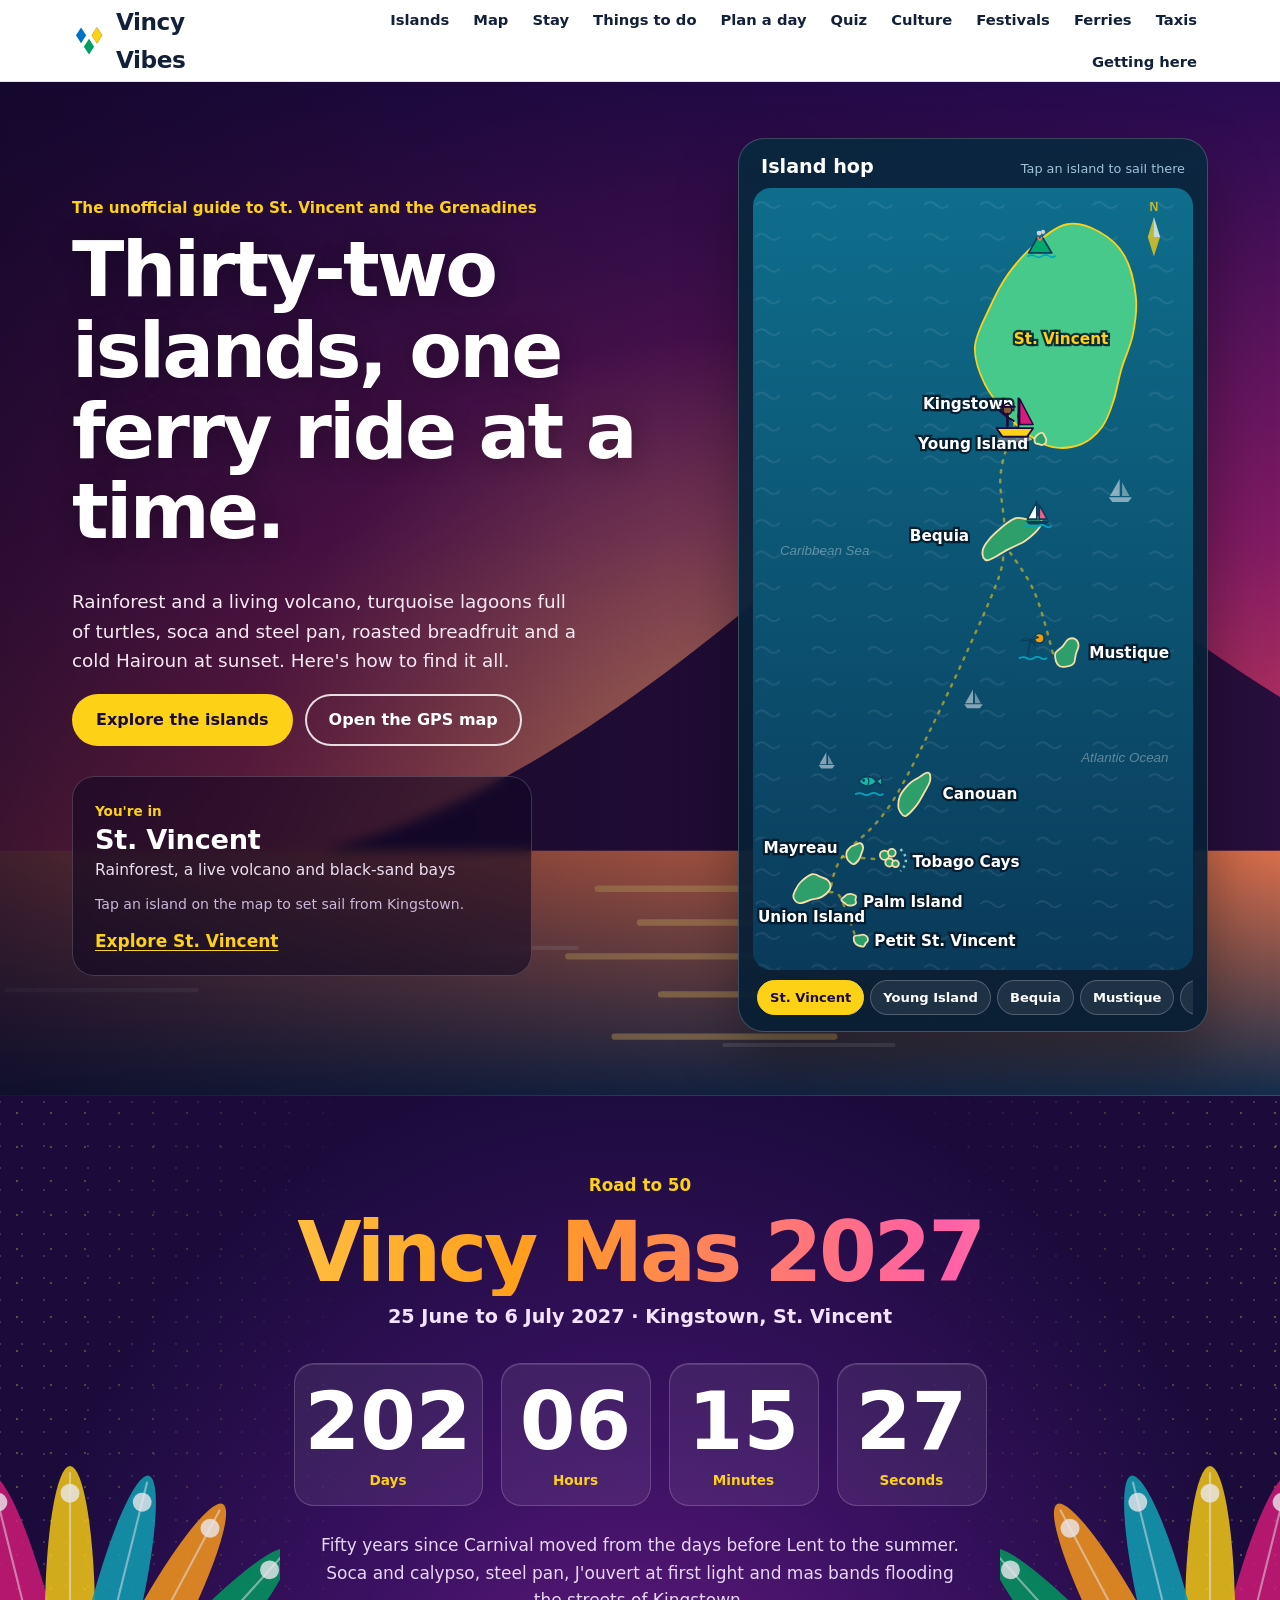
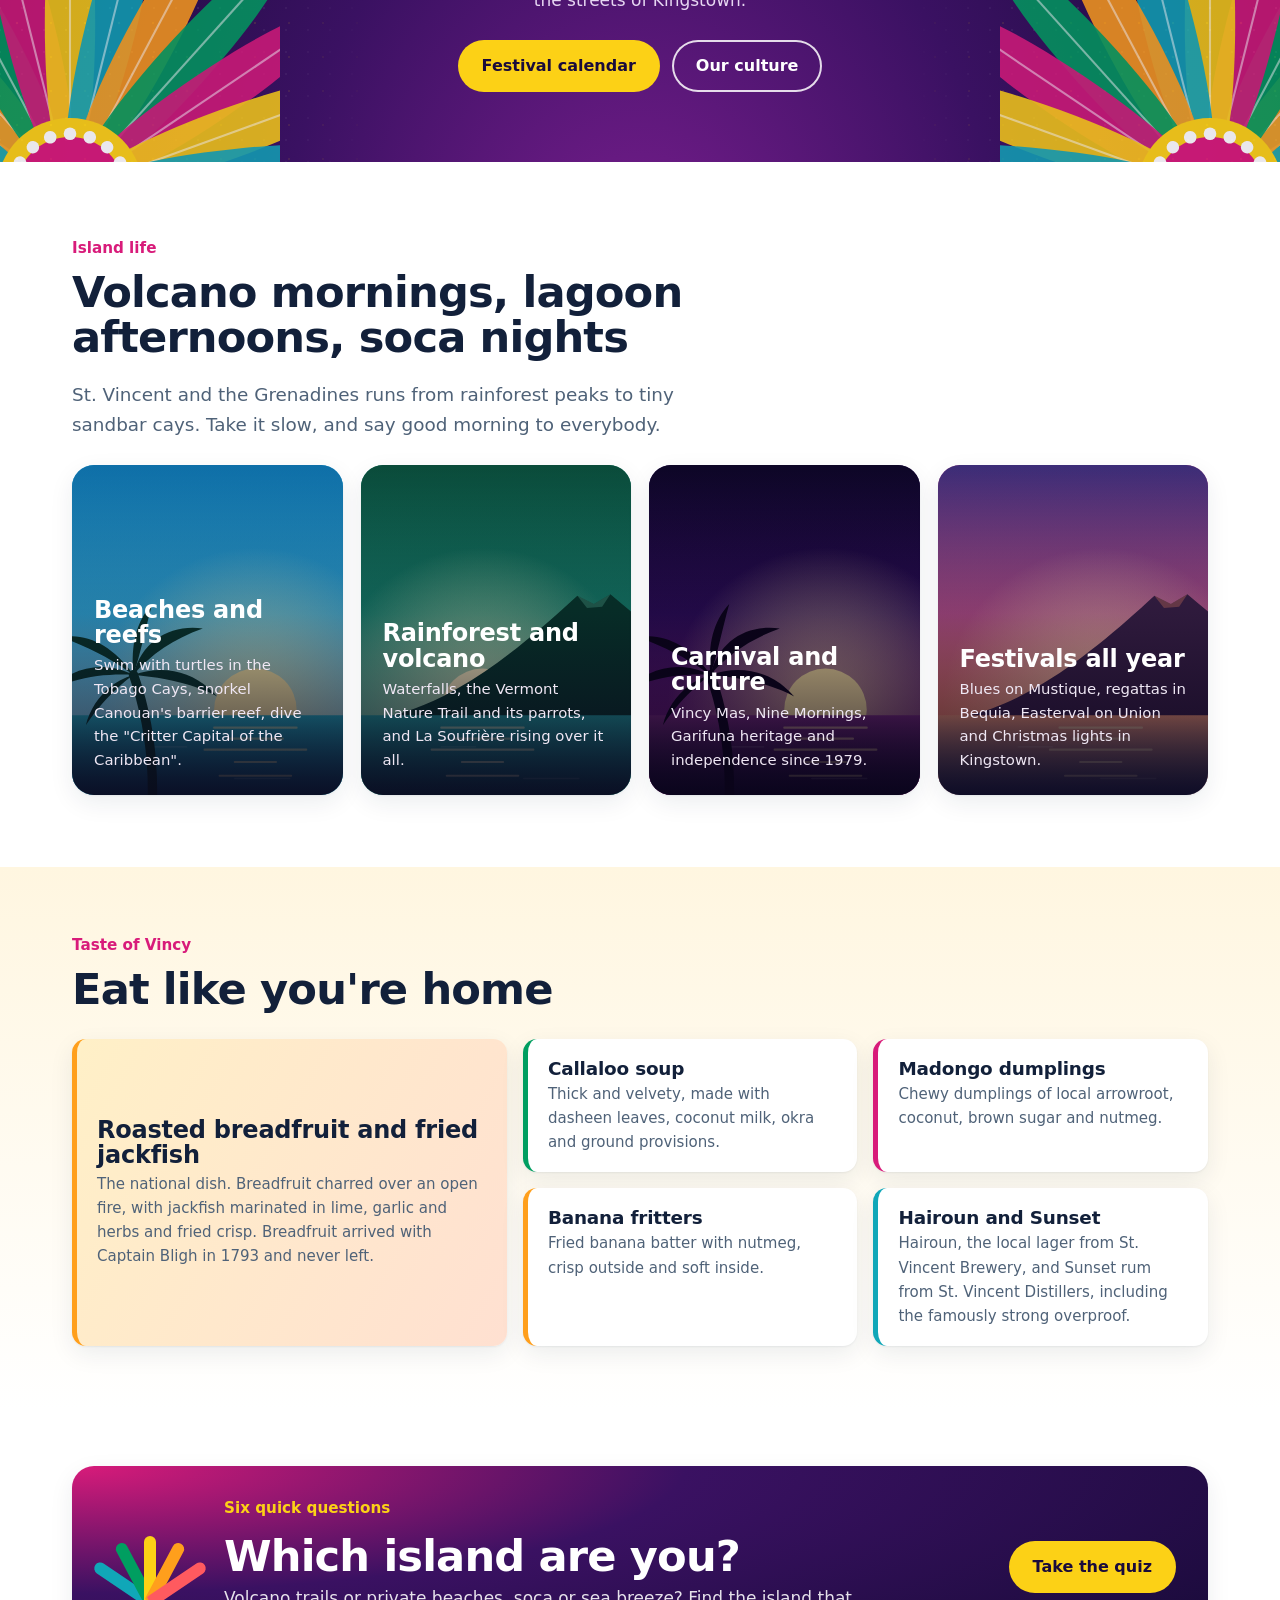
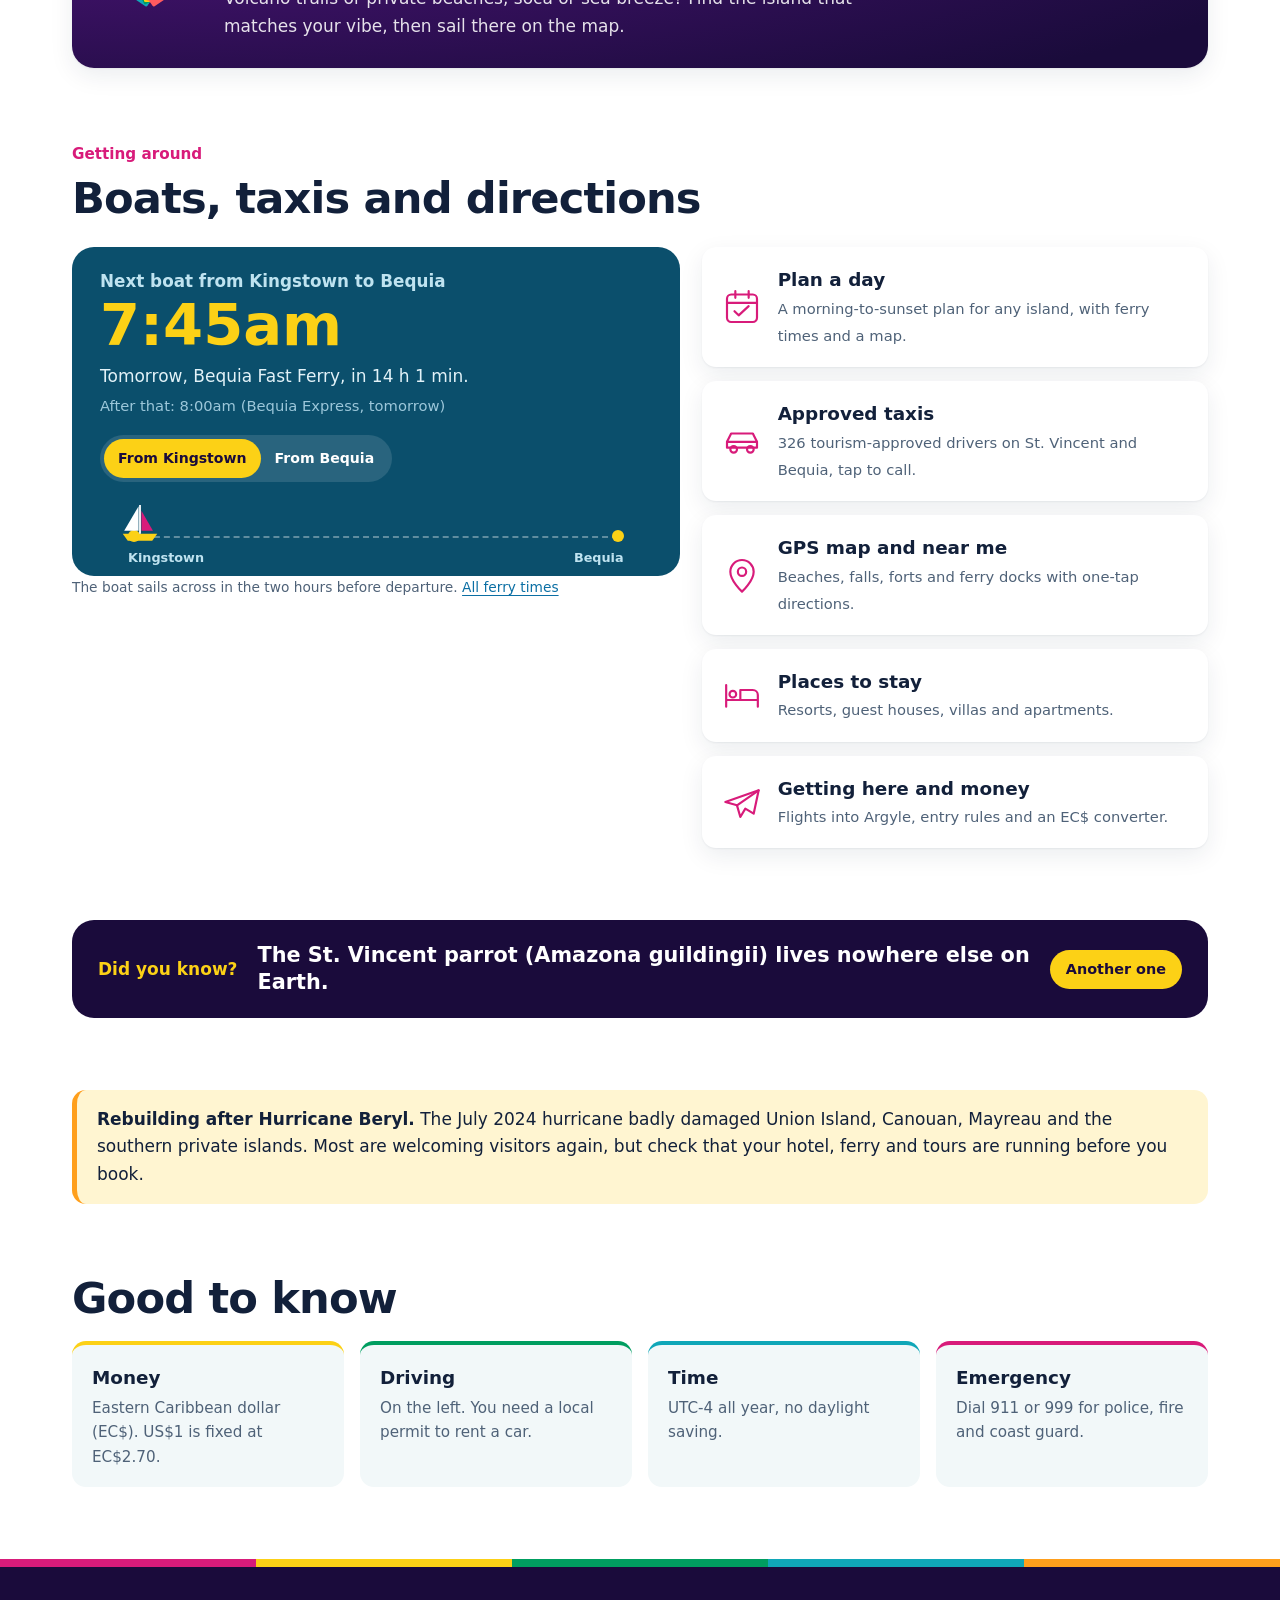
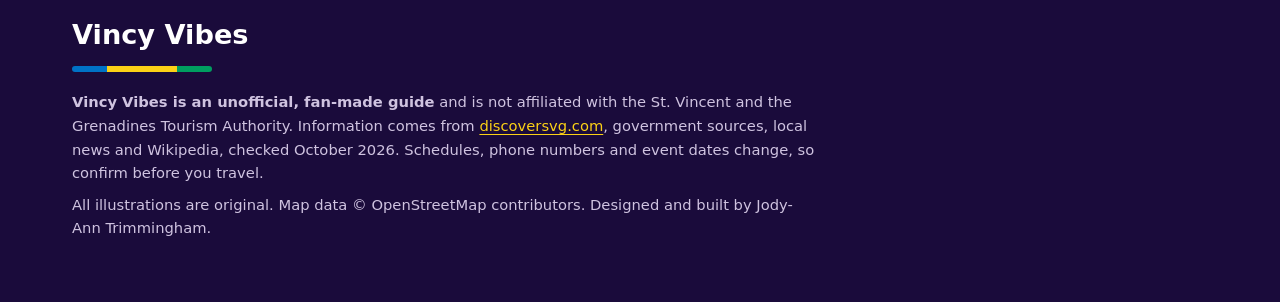
<file: index.html>
<!DOCTYPE html>
<html lang="en">
<head>
  <meta charset="utf-8">
  <meta http-equiv="Content-Security-Policy" content="default-src 'self'; script-src 'self' https://unpkg.com/leaflet@1.9.4/dist/leaflet.js; style-src 'self' 'unsafe-inline' https://fonts.googleapis.com https://unpkg.com/leaflet@1.9.4/dist/leaflet.css; font-src https://fonts.gstatic.com; img-src 'self' data: https://tile.openstreetmap.org https://unpkg.com/leaflet@1.9.4/dist/images/; connect-src 'self' https://api.open-meteo.com https://marine-api.open-meteo.com; object-src 'none'; base-uri 'self'; form-action 'self'">
  <meta name="referrer" content="strict-origin-when-cross-origin">
  <meta name="viewport" content="width=device-width, initial-scale=1">
  <title>Vincy Vibes: the unofficial guide to St. Vincent and the Grenadines</title>
  <meta name="description" content="Island hop across St. Vincent and the Grenadines: interactive map, Vincy Mas 2027 countdown, food, festivals, places to stay, ferries and taxis.">
  <meta name="theme-color" content="#1A0B3B">
  <link rel="icon" href="img/favicon.svg?v=20261022" type="image/svg+xml">
  <link rel="manifest" href="manifest.webmanifest?v=20261022">
  <link rel="apple-touch-icon" href="img/icon-192.png?v=20261022">
  <link rel="preconnect" href="https://fonts.googleapis.com">
  <link rel="preconnect" href="https://fonts.gstatic.com" crossorigin>
  <link rel="stylesheet" href="https://fonts.googleapis.com/css2?family=Bricolage+Grotesque:opsz,wght@12..96,600;12..96,700;12..96,800&family=Manrope:wght@400;500;600;700;800&display=swap">
  <link rel="stylesheet" href="css/style.css?v=20261022">
</head>
<body>
<header class="topbar">
  <div class="wrap topbar-inner">
    <a class="brand" href="index.html"><svg viewBox="0 0 30 30" width="34" height="34" aria-hidden="true"><path fill="#0072C6" d="M8 3l4.5 7L8 17l-4.5-7z"/><path fill="#FCD116" stroke="#C9A400" stroke-width=".6" d="M22 3l4.5 7L22 17l-4.5-7z"/><path fill="#009E60" d="M15 13l4.5 7L15 27l-4.5-7z"/></svg>Vincy Vibes</a>
    <button type="button" class="menu-btn" aria-expanded="false" aria-controls="main-nav">Menu</button>
    <nav class="nav" id="main-nav" aria-label="Main"><a href="islands.html">Islands</a><a href="map.html">Map</a><a href="stay.html">Stay</a><a href="things-to-do.html">Things to do</a><a href="planner.html">Plan a day</a><a href="quiz.html">Quiz</a><a href="culture.html">Culture</a><a href="festivals.html">Festivals</a><a href="ferries.html">Ferries</a><a href="taxis.html">Taxis</a><a href="getting-here.html">Getting here</a></nav>
  </div>
</header>
<main>

<section class="hero sky-dusk" aria-labelledby="hero-title">
  <svg class="scene" viewBox="0 0 1440 480" preserveAspectRatio="xMidYMax slice" aria-hidden="true" focusable="false">
<defs>
<linearGradient id="skyh" x1="0" y1="0" x2="0" y2="1"><stop offset="0" stop-color="#2B0B57"/><stop offset=".45" stop-color="#8E1D6B"/><stop offset=".78" stop-color="#E8475F"/><stop offset="1" stop-color="#FFB04D"/></linearGradient>
<linearGradient id="seah" x1="0" y1="0" x2="0" y2="1"><stop offset="0" stop-color="#F07A4F"/><stop offset="1" stop-color="#14304F"/></linearGradient>
<radialGradient id="glowh"><stop offset="0" stop-color="#FFD36B" stop-opacity=".7"/><stop offset="1" stop-color="#FFD36B" stop-opacity="0"/></radialGradient>
</defs>
<rect width="1440" height="480" fill="url(#skyh)"/>
<circle cx="760" cy="350" r="230" fill="url(#glowh)"/>
<circle cx="760" cy="356" r="60" fill="#FFD36B"/>
<path d="M120 366 c40-18 80-22 120-8 c24-12 60-12 84 4 c30-10 58-8 80 4 Z" fill="#5B2A6E" opacity=".75"/>
<path d="M1230 366 c18-12 42-16 64-6 c14-8 34-8 50 6 Z" fill="#5B2A6E" opacity=".75"/>
<path d="M560 366 C 660 346 760 262 838 190 L 862 202 L 886 188 C 960 250 1060 334 1200 366 Z" fill="#2A0F3F"/><path d="M838 190 L 862 202 L 886 188 L 874 206 L 852 208 Z" fill="#E8475F" opacity=".35"/>
<rect y="364" width="1440" height="116" fill="url(#seah)"/>
<g stroke="#FFD36B" stroke-width="3" stroke-linecap="round" opacity=".55"><path d="M700 382h120M720 398h80M686 414h148M730 432h60M708 452h104"/></g>
<g stroke="#FFFFFF" stroke-width="2" stroke-linecap="round" opacity=".18"><path d="M200 400h60M420 430h90M640 410h50M300 460h70M1240 420h60M760 456h80"/></g>
<g transform="translate(70 486) scale(1.0 1.0)" fill="#170828" stroke="#170828"><path d="M0 0 C 2 -60 -6 -120 -26 -178" fill="none" stroke-width="13" stroke-linecap="round"/><path d="M-26 -178 C -66 -198 -110 -190 -140 -158 C -100 -176 -62 -180 -26 -178 Z" stroke="none"/><path d="M-26 -178 C -56 -220 -92 -236 -126 -230 C -86 -216 -54 -198 -26 -178 Z" stroke="none"/><path d="M-26 -178 C -14 -226 26 -248 70 -242 C 30 -228 -2 -206 -26 -178 Z" stroke="none"/><path d="M-26 -178 C 20 -194 62 -180 90 -148 C 52 -168 12 -174 -26 -178 Z" stroke="none"/><path d="M-26 -178 C -30 -220 -22 -252 0 -276 C -10 -240 -16 -208 -26 -178 Z" stroke="none"/><path d="M-26 -178 C -60 -168 -84 -140 -92 -108 C -72 -138 -50 -160 -26 -178 Z" stroke="none"/></g><g transform="translate(1395 486) scale(-0.85 0.85)" fill="#170828" stroke="#170828"><path d="M0 0 C 2 -60 -6 -120 -26 -178" fill="none" stroke-width="13" stroke-linecap="round"/><path d="M-26 -178 C -66 -198 -110 -190 -140 -158 C -100 -176 -62 -180 -26 -178 Z" stroke="none"/><path d="M-26 -178 C -56 -220 -92 -236 -126 -230 C -86 -216 -54 -198 -26 -178 Z" stroke="none"/><path d="M-26 -178 C -14 -226 26 -248 70 -242 C 30 -228 -2 -206 -26 -178 Z" stroke="none"/><path d="M-26 -178 C 20 -194 62 -180 90 -148 C 52 -168 12 -174 -26 -178 Z" stroke="none"/><path d="M-26 -178 C -30 -220 -22 -252 0 -276 C -10 -240 -16 -208 -26 -178 Z" stroke="none"/><path d="M-26 -178 C -60 -168 -84 -140 -92 -108 C -72 -138 -50 -160 -26 -178 Z" stroke="none"/></g>
</svg>
  <div class="wrap hero-grid">
    <div>
      <span class="kicker">The unofficial guide to St. Vincent and the Grenadines</span>
      <h1 id="hero-title">Thirty-two islands, one ferry ride at a time.</h1>
      <p class="lede">Rainforest and a living volcano, turquoise lagoons full of turtles, soca and steel pan, roasted breadfruit and a cold Hairoun at sunset. Here's how to find it all.</p>
      <div class="hero-actions">
        <a class="btn btn-gold" href="islands.html">Explore the islands</a>
        <a class="btn btn-white" href="map.html">Open the GPS map</a>
      </div>
      <div class="hero-stop" id="hop-card" aria-live="polite">
        <span class="label">You're in</span>
        <h3 id="hop-name">St. Vincent</h3>
        <p id="hop-tag">Rainforest, a live volcano and black-sand bays</p>
        <div class="trip" id="hop-trip">Tap an island on the map to set sail from Kingstown.</div>
        <a class="go" id="hop-go" href="island.html?id=st-vincent">Explore St. Vincent</a>
      </div>
    </div>
    <div class="hop-panel" id="hop">
      <div class="hop-head"><h2>Island hop</h2><span>Tap an island to sail there</span></div>
      <svg id="hop-map" class="hop-map" viewBox="0 0 360 640" role="group" aria-label="Map of St. Vincent and the Grenadines. Choose an island to sail there."></svg>
      <div class="hop-chips" id="hop-chips" role="group" aria-label="Islands"></div>
    </div>
  </div>
</section>

<div class="indep-ribbon" id="indep-ribbon" hidden>
  <div class="wrap">
    <strong id="indep-text">Happy Independence, SVG</strong>
    <span class="pill-count" id="indep-days"></span>
    <a href="culture.html">Our independence and culture</a>
  </div>
</div>

<section class="mas-band" aria-labelledby="mas-title" style="margin:0">
  <div class="sequins" aria-hidden="true"></div>
  <svg class="fan left" viewBox="0 0 400 400" aria-hidden="true" focusable="false"><g transform="rotate(-84.0 200 390)"><ellipse cx="200" cy="230" rx="24" ry="150" fill="#D81B7A" opacity=".9"/><path d="M200 390 L200 86" stroke="#FFFFFF" stroke-opacity=".5" stroke-width="2"/><circle cx="200" cy="106" r="9" fill="#FFFFFF" fill-opacity=".8"/></g><g transform="rotate(-70.0 200 390)"><ellipse cx="200" cy="230" rx="24" ry="150" fill="#FCD116" opacity=".9"/><path d="M200 390 L200 86" stroke="#FFFFFF" stroke-opacity=".5" stroke-width="2"/><circle cx="200" cy="106" r="9" fill="#FFFFFF" fill-opacity=".8"/></g><g transform="rotate(-56.0 200 390)"><ellipse cx="200" cy="230" rx="24" ry="150" fill="#10A7B8" opacity=".9"/><path d="M200 390 L200 86" stroke="#FFFFFF" stroke-opacity=".5" stroke-width="2"/><circle cx="200" cy="106" r="9" fill="#FFFFFF" fill-opacity=".8"/></g><g transform="rotate(-42.0 200 390)"><ellipse cx="200" cy="230" rx="24" ry="150" fill="#FF9F1C" opacity=".9"/><path d="M200 390 L200 86" stroke="#FFFFFF" stroke-opacity=".5" stroke-width="2"/><circle cx="200" cy="106" r="9" fill="#FFFFFF" fill-opacity=".8"/></g><g transform="rotate(-28.0 200 390)"><ellipse cx="200" cy="230" rx="24" ry="150" fill="#009E60" opacity=".9"/><path d="M200 390 L200 86" stroke="#FFFFFF" stroke-opacity=".5" stroke-width="2"/><circle cx="200" cy="106" r="9" fill="#FFFFFF" fill-opacity=".8"/></g><g transform="rotate(-14.0 200 390)"><ellipse cx="200" cy="230" rx="24" ry="150" fill="#D81B7A" opacity=".9"/><path d="M200 390 L200 86" stroke="#FFFFFF" stroke-opacity=".5" stroke-width="2"/><circle cx="200" cy="106" r="9" fill="#FFFFFF" fill-opacity=".8"/></g><g transform="rotate(0.0 200 390)"><ellipse cx="200" cy="230" rx="24" ry="150" fill="#FCD116" opacity=".9"/><path d="M200 390 L200 86" stroke="#FFFFFF" stroke-opacity=".5" stroke-width="2"/><circle cx="200" cy="106" r="9" fill="#FFFFFF" fill-opacity=".8"/></g><g transform="rotate(14.0 200 390)"><ellipse cx="200" cy="230" rx="24" ry="150" fill="#10A7B8" opacity=".9"/><path d="M200 390 L200 86" stroke="#FFFFFF" stroke-opacity=".5" stroke-width="2"/><circle cx="200" cy="106" r="9" fill="#FFFFFF" fill-opacity=".8"/></g><g transform="rotate(28.0 200 390)"><ellipse cx="200" cy="230" rx="24" ry="150" fill="#FF9F1C" opacity=".9"/><path d="M200 390 L200 86" stroke="#FFFFFF" stroke-opacity=".5" stroke-width="2"/><circle cx="200" cy="106" r="9" fill="#FFFFFF" fill-opacity=".8"/></g><g transform="rotate(42.0 200 390)"><ellipse cx="200" cy="230" rx="24" ry="150" fill="#009E60" opacity=".9"/><path d="M200 390 L200 86" stroke="#FFFFFF" stroke-opacity=".5" stroke-width="2"/><circle cx="200" cy="106" r="9" fill="#FFFFFF" fill-opacity=".8"/></g><g transform="rotate(56.0 200 390)"><ellipse cx="200" cy="230" rx="24" ry="150" fill="#D81B7A" opacity=".9"/><path d="M200 390 L200 86" stroke="#FFFFFF" stroke-opacity=".5" stroke-width="2"/><circle cx="200" cy="106" r="9" fill="#FFFFFF" fill-opacity=".8"/></g><g transform="rotate(70.0 200 390)"><ellipse cx="200" cy="230" rx="24" ry="150" fill="#FCD116" opacity=".9"/><path d="M200 390 L200 86" stroke="#FFFFFF" stroke-opacity=".5" stroke-width="2"/><circle cx="200" cy="106" r="9" fill="#FFFFFF" fill-opacity=".8"/></g><g transform="rotate(84.0 200 390)"><ellipse cx="200" cy="230" rx="24" ry="150" fill="#10A7B8" opacity=".9"/><path d="M200 390 L200 86" stroke="#FFFFFF" stroke-opacity=".5" stroke-width="2"/><circle cx="200" cy="106" r="9" fill="#FFFFFF" fill-opacity=".8"/></g><circle cx="200" cy="390" r="70" fill="#FCD116"/><circle cx="200" cy="390" r="52" fill="#D81B7A"/><circle cx="200" cy="335" r="6" fill="#FFFFFF" transform="rotate(-80 200 390)"/><circle cx="200" cy="335" r="6" fill="#FFFFFF" transform="rotate(-60 200 390)"/><circle cx="200" cy="335" r="6" fill="#FFFFFF" transform="rotate(-40 200 390)"/><circle cx="200" cy="335" r="6" fill="#FFFFFF" transform="rotate(-20 200 390)"/><circle cx="200" cy="335" r="6" fill="#FFFFFF" transform="rotate(0 200 390)"/><circle cx="200" cy="335" r="6" fill="#FFFFFF" transform="rotate(20 200 390)"/><circle cx="200" cy="335" r="6" fill="#FFFFFF" transform="rotate(40 200 390)"/><circle cx="200" cy="335" r="6" fill="#FFFFFF" transform="rotate(60 200 390)"/><circle cx="200" cy="335" r="6" fill="#FFFFFF" transform="rotate(80 200 390)"/></svg>
  <svg class="fan right" viewBox="0 0 400 400" aria-hidden="true" focusable="false"><g transform="rotate(-84.0 200 390)"><ellipse cx="200" cy="230" rx="24" ry="150" fill="#D81B7A" opacity=".9"/><path d="M200 390 L200 86" stroke="#FFFFFF" stroke-opacity=".5" stroke-width="2"/><circle cx="200" cy="106" r="9" fill="#FFFFFF" fill-opacity=".8"/></g><g transform="rotate(-70.0 200 390)"><ellipse cx="200" cy="230" rx="24" ry="150" fill="#FCD116" opacity=".9"/><path d="M200 390 L200 86" stroke="#FFFFFF" stroke-opacity=".5" stroke-width="2"/><circle cx="200" cy="106" r="9" fill="#FFFFFF" fill-opacity=".8"/></g><g transform="rotate(-56.0 200 390)"><ellipse cx="200" cy="230" rx="24" ry="150" fill="#10A7B8" opacity=".9"/><path d="M200 390 L200 86" stroke="#FFFFFF" stroke-opacity=".5" stroke-width="2"/><circle cx="200" cy="106" r="9" fill="#FFFFFF" fill-opacity=".8"/></g><g transform="rotate(-42.0 200 390)"><ellipse cx="200" cy="230" rx="24" ry="150" fill="#FF9F1C" opacity=".9"/><path d="M200 390 L200 86" stroke="#FFFFFF" stroke-opacity=".5" stroke-width="2"/><circle cx="200" cy="106" r="9" fill="#FFFFFF" fill-opacity=".8"/></g><g transform="rotate(-28.0 200 390)"><ellipse cx="200" cy="230" rx="24" ry="150" fill="#009E60" opacity=".9"/><path d="M200 390 L200 86" stroke="#FFFFFF" stroke-opacity=".5" stroke-width="2"/><circle cx="200" cy="106" r="9" fill="#FFFFFF" fill-opacity=".8"/></g><g transform="rotate(-14.0 200 390)"><ellipse cx="200" cy="230" rx="24" ry="150" fill="#D81B7A" opacity=".9"/><path d="M200 390 L200 86" stroke="#FFFFFF" stroke-opacity=".5" stroke-width="2"/><circle cx="200" cy="106" r="9" fill="#FFFFFF" fill-opacity=".8"/></g><g transform="rotate(0.0 200 390)"><ellipse cx="200" cy="230" rx="24" ry="150" fill="#FCD116" opacity=".9"/><path d="M200 390 L200 86" stroke="#FFFFFF" stroke-opacity=".5" stroke-width="2"/><circle cx="200" cy="106" r="9" fill="#FFFFFF" fill-opacity=".8"/></g><g transform="rotate(14.0 200 390)"><ellipse cx="200" cy="230" rx="24" ry="150" fill="#10A7B8" opacity=".9"/><path d="M200 390 L200 86" stroke="#FFFFFF" stroke-opacity=".5" stroke-width="2"/><circle cx="200" cy="106" r="9" fill="#FFFFFF" fill-opacity=".8"/></g><g transform="rotate(28.0 200 390)"><ellipse cx="200" cy="230" rx="24" ry="150" fill="#FF9F1C" opacity=".9"/><path d="M200 390 L200 86" stroke="#FFFFFF" stroke-opacity=".5" stroke-width="2"/><circle cx="200" cy="106" r="9" fill="#FFFFFF" fill-opacity=".8"/></g><g transform="rotate(42.0 200 390)"><ellipse cx="200" cy="230" rx="24" ry="150" fill="#009E60" opacity=".9"/><path d="M200 390 L200 86" stroke="#FFFFFF" stroke-opacity=".5" stroke-width="2"/><circle cx="200" cy="106" r="9" fill="#FFFFFF" fill-opacity=".8"/></g><g transform="rotate(56.0 200 390)"><ellipse cx="200" cy="230" rx="24" ry="150" fill="#D81B7A" opacity=".9"/><path d="M200 390 L200 86" stroke="#FFFFFF" stroke-opacity=".5" stroke-width="2"/><circle cx="200" cy="106" r="9" fill="#FFFFFF" fill-opacity=".8"/></g><g transform="rotate(70.0 200 390)"><ellipse cx="200" cy="230" rx="24" ry="150" fill="#FCD116" opacity=".9"/><path d="M200 390 L200 86" stroke="#FFFFFF" stroke-opacity=".5" stroke-width="2"/><circle cx="200" cy="106" r="9" fill="#FFFFFF" fill-opacity=".8"/></g><g transform="rotate(84.0 200 390)"><ellipse cx="200" cy="230" rx="24" ry="150" fill="#10A7B8" opacity=".9"/><path d="M200 390 L200 86" stroke="#FFFFFF" stroke-opacity=".5" stroke-width="2"/><circle cx="200" cy="106" r="9" fill="#FFFFFF" fill-opacity=".8"/></g><circle cx="200" cy="390" r="70" fill="#FCD116"/><circle cx="200" cy="390" r="52" fill="#D81B7A"/><circle cx="200" cy="335" r="6" fill="#FFFFFF" transform="rotate(-80 200 390)"/><circle cx="200" cy="335" r="6" fill="#FFFFFF" transform="rotate(-60 200 390)"/><circle cx="200" cy="335" r="6" fill="#FFFFFF" transform="rotate(-40 200 390)"/><circle cx="200" cy="335" r="6" fill="#FFFFFF" transform="rotate(-20 200 390)"/><circle cx="200" cy="335" r="6" fill="#FFFFFF" transform="rotate(0 200 390)"/><circle cx="200" cy="335" r="6" fill="#FFFFFF" transform="rotate(20 200 390)"/><circle cx="200" cy="335" r="6" fill="#FFFFFF" transform="rotate(40 200 390)"/><circle cx="200" cy="335" r="6" fill="#FFFFFF" transform="rotate(60 200 390)"/><circle cx="200" cy="335" r="6" fill="#FFFFFF" transform="rotate(80 200 390)"/></svg>
  <div class="mas-inner">
    <span class="kicker">Road to 50</span>
    <h2 id="mas-title">Vincy Mas 2027</h2>
    <p class="dates">25 June to 6 July 2027 · Kingstown, St. Vincent</p>
    <div class="digits" id="mas-digits" role="timer" aria-live="off">
      <div class="digit"><span class="num" id="d-days">--</span><span class="unit">Days</span></div>
      <div class="digit"><span class="num" id="d-hours">--</span><span class="unit">Hours</span></div>
      <div class="digit"><span class="num" id="d-mins">--</span><span class="unit">Minutes</span></div>
      <div class="digit"><span class="num" id="d-secs">--</span><span class="unit">Seconds</span></div>
    </div>
    <p class="why" id="mas-why">Fifty years since Carnival moved from the days before Lent to the summer. Soca and calypso, steel pan, J'ouvert at first light and mas bands flooding the streets of Kingstown.</p>
    <div class="mas-actions">
      <a class="btn btn-gold" href="festivals.html">Festival calendar</a>
      <a class="btn btn-white" href="culture.html">Our culture</a>
    </div>
  </div>
</section>

<div class="wrap">
  <section aria-labelledby="life-title">
    <div class="section-intro">
      <span class="kicker">Island life</span>
      <h2 id="life-title">Volcano mornings, lagoon afternoons, soca nights</h2>
      <p class="lede">St. Vincent and the Grenadines runs from rainforest peaks to tiny sandbar cays. Take it slow, and say good morning to everybody.</p>
    </div>
    <div class="life-grid">
      <a class="life-card sky-day" href="things-to-do.html"><svg class="scene" viewBox="0 0 1440 480" preserveAspectRatio="xMidYMax slice" aria-hidden="true" focusable="false">
<defs>
<linearGradient id="skyl1" x1="0" y1="0" x2="0" y2="1"><stop offset="0" stop-color="#0E6FA8"/><stop offset=".45" stop-color="#2FA9D8"/><stop offset=".78" stop-color="#86D8EE"/><stop offset="1" stop-color="#D8F4F7"/></linearGradient>
<linearGradient id="seal1" x1="0" y1="0" x2="0" y2="1"><stop offset="0" stop-color="#22B8C8"/><stop offset="1" stop-color="#0B4F6C"/></linearGradient>
<radialGradient id="glowl1"><stop offset="0" stop-color="#FFF1A8" stop-opacity=".7"/><stop offset="1" stop-color="#FFF1A8" stop-opacity="0"/></radialGradient>
</defs>
<rect width="1440" height="480" fill="url(#skyl1)"/>
<circle cx="790" cy="350" r="230" fill="url(#glowl1)"/>
<circle cx="790" cy="356" r="60" fill="#FFF1A8"/>
<path d="M120 366 c40-18 80-22 120-8 c24-12 60-12 84 4 c30-10 58-8 80 4 Z" fill="#3E8F86" opacity=".75"/>
<path d="M1230 366 c18-12 42-16 64-6 c14-8 34-8 50 6 Z" fill="#3E8F86" opacity=".75"/>

<rect y="364" width="1440" height="116" fill="url(#seal1)"/>
<g stroke="#FFF1A8" stroke-width="3" stroke-linecap="round" opacity=".55"><path d="M730 382h120M750 398h80M716 414h148M760 432h60M738 452h104"/></g>
<g stroke="#FFFFFF" stroke-width="2" stroke-linecap="round" opacity=".18"><path d="M200 400h60M420 430h90M640 410h50M300 460h70M1240 420h60M760 456h80"/></g>
<g transform="translate(70 486) scale(1.0 1.0)" fill="#073A2C" stroke="#073A2C"><path d="M0 0 C 2 -60 -6 -120 -26 -178" fill="none" stroke-width="13" stroke-linecap="round"/><path d="M-26 -178 C -66 -198 -110 -190 -140 -158 C -100 -176 -62 -180 -26 -178 Z" stroke="none"/><path d="M-26 -178 C -56 -220 -92 -236 -126 -230 C -86 -216 -54 -198 -26 -178 Z" stroke="none"/><path d="M-26 -178 C -14 -226 26 -248 70 -242 C 30 -228 -2 -206 -26 -178 Z" stroke="none"/><path d="M-26 -178 C 20 -194 62 -180 90 -148 C 52 -168 12 -174 -26 -178 Z" stroke="none"/><path d="M-26 -178 C -30 -220 -22 -252 0 -276 C -10 -240 -16 -208 -26 -178 Z" stroke="none"/><path d="M-26 -178 C -60 -168 -84 -140 -92 -108 C -72 -138 -50 -160 -26 -178 Z" stroke="none"/></g><g transform="translate(1395 486) scale(-0.85 0.85)" fill="#073A2C" stroke="#073A2C"><path d="M0 0 C 2 -60 -6 -120 -26 -178" fill="none" stroke-width="13" stroke-linecap="round"/><path d="M-26 -178 C -66 -198 -110 -190 -140 -158 C -100 -176 -62 -180 -26 -178 Z" stroke="none"/><path d="M-26 -178 C -56 -220 -92 -236 -126 -230 C -86 -216 -54 -198 -26 -178 Z" stroke="none"/><path d="M-26 -178 C -14 -226 26 -248 70 -242 C 30 -228 -2 -206 -26 -178 Z" stroke="none"/><path d="M-26 -178 C 20 -194 62 -180 90 -148 C 52 -168 12 -174 -26 -178 Z" stroke="none"/><path d="M-26 -178 C -30 -220 -22 -252 0 -276 C -10 -240 -16 -208 -26 -178 Z" stroke="none"/><path d="M-26 -178 C -60 -168 -84 -140 -92 -108 C -72 -138 -50 -160 -26 -178 Z" stroke="none"/></g><g transform="translate(640 492) scale(1.05 1.05)" fill="#073A2C" stroke="#073A2C"><path d="M0 0 C 2 -60 -6 -120 -26 -178" fill="none" stroke-width="13" stroke-linecap="round"/><path d="M-26 -178 C -66 -198 -110 -190 -140 -158 C -100 -176 -62 -180 -26 -178 Z" stroke="none"/><path d="M-26 -178 C -56 -220 -92 -236 -126 -230 C -86 -216 -54 -198 -26 -178 Z" stroke="none"/><path d="M-26 -178 C -14 -226 26 -248 70 -242 C 30 -228 -2 -206 -26 -178 Z" stroke="none"/><path d="M-26 -178 C 20 -194 62 -180 90 -148 C 52 -168 12 -174 -26 -178 Z" stroke="none"/><path d="M-26 -178 C -30 -220 -22 -252 0 -276 C -10 -240 -16 -208 -26 -178 Z" stroke="none"/><path d="M-26 -178 C -60 -168 -84 -140 -92 -108 C -72 -138 -50 -160 -26 -178 Z" stroke="none"/></g>
</svg><div class="txt"><h3>Beaches and reefs</h3><p>Swim with turtles in the Tobago Cays, snorkel Canouan's barrier reef, dive the "Critter Capital of the Caribbean".</p></div></a>
      <a class="life-card sky-forest" href="island.html?id=st-vincent"><svg class="scene" viewBox="0 0 1440 480" preserveAspectRatio="xMidYMax slice" aria-hidden="true" focusable="false">
<defs>
<linearGradient id="skyl2" x1="0" y1="0" x2="0" y2="1"><stop offset="0" stop-color="#0A4B3A"/><stop offset=".45" stop-color="#14806A"/><stop offset=".78" stop-color="#5CC3A0"/><stop offset="1" stop-color="#CDEFD9"/></linearGradient>
<linearGradient id="seal2" x1="0" y1="0" x2="0" y2="1"><stop offset="0" stop-color="#1FA9A4"/><stop offset="1" stop-color="#0B4F5C"/></linearGradient>
<radialGradient id="glowl2"><stop offset="0" stop-color="#FFF6C2" stop-opacity=".7"/><stop offset="1" stop-color="#FFF6C2" stop-opacity="0"/></radialGradient>
</defs>
<rect width="1440" height="480" fill="url(#skyl2)"/>
<circle cx="700" cy="350" r="230" fill="url(#glowl2)"/>
<circle cx="700" cy="356" r="60" fill="#FFF6C2"/>
<path d="M120 366 c40-18 80-22 120-8 c24-12 60-12 84 4 c30-10 58-8 80 4 Z" fill="#2C7A64" opacity=".75"/>
<path d="M1230 366 c18-12 42-16 64-6 c14-8 34-8 50 6 Z" fill="#2C7A64" opacity=".75"/>
<path d="M560 366 C 660 346 760 262 838 190 L 862 202 L 886 188 C 960 250 1060 334 1200 366 Z" fill="#06392B"/><path d="M838 190 L 862 202 L 886 188 L 874 206 L 852 208 Z" fill="#5CC3A0" opacity=".35"/>
<rect y="364" width="1440" height="116" fill="url(#seal2)"/>
<g stroke="#FFF6C2" stroke-width="3" stroke-linecap="round" opacity=".55"><path d="M640 382h120M660 398h80M626 414h148M670 432h60M648 452h104"/></g>
<g stroke="#FFFFFF" stroke-width="2" stroke-linecap="round" opacity=".18"><path d="M200 400h60M420 430h90M640 410h50M300 460h70M1240 420h60M760 456h80"/></g>
<g transform="translate(70 486) scale(1.0 1.0)" fill="#03271C" stroke="#03271C"><path d="M0 0 C 2 -60 -6 -120 -26 -178" fill="none" stroke-width="13" stroke-linecap="round"/><path d="M-26 -178 C -66 -198 -110 -190 -140 -158 C -100 -176 -62 -180 -26 -178 Z" stroke="none"/><path d="M-26 -178 C -56 -220 -92 -236 -126 -230 C -86 -216 -54 -198 -26 -178 Z" stroke="none"/><path d="M-26 -178 C -14 -226 26 -248 70 -242 C 30 -228 -2 -206 -26 -178 Z" stroke="none"/><path d="M-26 -178 C 20 -194 62 -180 90 -148 C 52 -168 12 -174 -26 -178 Z" stroke="none"/><path d="M-26 -178 C -30 -220 -22 -252 0 -276 C -10 -240 -16 -208 -26 -178 Z" stroke="none"/><path d="M-26 -178 C -60 -168 -84 -140 -92 -108 C -72 -138 -50 -160 -26 -178 Z" stroke="none"/></g><g transform="translate(1395 486) scale(-0.85 0.85)" fill="#03271C" stroke="#03271C"><path d="M0 0 C 2 -60 -6 -120 -26 -178" fill="none" stroke-width="13" stroke-linecap="round"/><path d="M-26 -178 C -66 -198 -110 -190 -140 -158 C -100 -176 -62 -180 -26 -178 Z" stroke="none"/><path d="M-26 -178 C -56 -220 -92 -236 -126 -230 C -86 -216 -54 -198 -26 -178 Z" stroke="none"/><path d="M-26 -178 C -14 -226 26 -248 70 -242 C 30 -228 -2 -206 -26 -178 Z" stroke="none"/><path d="M-26 -178 C 20 -194 62 -180 90 -148 C 52 -168 12 -174 -26 -178 Z" stroke="none"/><path d="M-26 -178 C -30 -220 -22 -252 0 -276 C -10 -240 -16 -208 -26 -178 Z" stroke="none"/><path d="M-26 -178 C -60 -168 -84 -140 -92 -108 C -72 -138 -50 -160 -26 -178 Z" stroke="none"/></g>
</svg><div class="txt"><h3>Rainforest and volcano</h3><p>Waterfalls, the Vermont Nature Trail and its parrots, and La Soufrière rising over it all.</p></div></a>
      <a class="life-card sky-night" href="culture.html"><svg class="scene" viewBox="0 0 1440 480" preserveAspectRatio="xMidYMax slice" aria-hidden="true" focusable="false">
<defs>
<linearGradient id="skyl3" x1="0" y1="0" x2="0" y2="1"><stop offset="0" stop-color="#0D0626"/><stop offset=".45" stop-color="#2A0C55"/><stop offset=".78" stop-color="#6B1A78"/><stop offset="1" stop-color="#C23A7E"/></linearGradient>
<linearGradient id="seal3" x1="0" y1="0" x2="0" y2="1"><stop offset="0" stop-color="#7A2A7E"/><stop offset="1" stop-color="#0D0A2E"/></linearGradient>
<radialGradient id="glowl3"><stop offset="0" stop-color="#FCE6A0" stop-opacity=".7"/><stop offset="1" stop-color="#FCE6A0" stop-opacity="0"/></radialGradient>
</defs>
<rect width="1440" height="480" fill="url(#skyl3)"/>
<circle cx="780" cy="350" r="230" fill="url(#glowl3)"/>
<circle cx="780" cy="356" r="60" fill="#FCE6A0"/>
<path d="M120 366 c40-18 80-22 120-8 c24-12 60-12 84 4 c30-10 58-8 80 4 Z" fill="#3E1A5E" opacity=".75"/>
<path d="M1230 366 c18-12 42-16 64-6 c14-8 34-8 50 6 Z" fill="#3E1A5E" opacity=".75"/>

<rect y="364" width="1440" height="116" fill="url(#seal3)"/>
<g stroke="#FCE6A0" stroke-width="3" stroke-linecap="round" opacity=".55"><path d="M720 382h120M740 398h80M706 414h148M750 432h60M728 452h104"/></g>
<g stroke="#FFFFFF" stroke-width="2" stroke-linecap="round" opacity=".18"><path d="M200 400h60M420 430h90M640 410h50M300 460h70M1240 420h60M760 456h80"/></g>
<g transform="translate(70 486) scale(1.0 1.0)" fill="#0A0318" stroke="#0A0318"><path d="M0 0 C 2 -60 -6 -120 -26 -178" fill="none" stroke-width="13" stroke-linecap="round"/><path d="M-26 -178 C -66 -198 -110 -190 -140 -158 C -100 -176 -62 -180 -26 -178 Z" stroke="none"/><path d="M-26 -178 C -56 -220 -92 -236 -126 -230 C -86 -216 -54 -198 -26 -178 Z" stroke="none"/><path d="M-26 -178 C -14 -226 26 -248 70 -242 C 30 -228 -2 -206 -26 -178 Z" stroke="none"/><path d="M-26 -178 C 20 -194 62 -180 90 -148 C 52 -168 12 -174 -26 -178 Z" stroke="none"/><path d="M-26 -178 C -30 -220 -22 -252 0 -276 C -10 -240 -16 -208 -26 -178 Z" stroke="none"/><path d="M-26 -178 C -60 -168 -84 -140 -92 -108 C -72 -138 -50 -160 -26 -178 Z" stroke="none"/></g><g transform="translate(1395 486) scale(-0.85 0.85)" fill="#0A0318" stroke="#0A0318"><path d="M0 0 C 2 -60 -6 -120 -26 -178" fill="none" stroke-width="13" stroke-linecap="round"/><path d="M-26 -178 C -66 -198 -110 -190 -140 -158 C -100 -176 -62 -180 -26 -178 Z" stroke="none"/><path d="M-26 -178 C -56 -220 -92 -236 -126 -230 C -86 -216 -54 -198 -26 -178 Z" stroke="none"/><path d="M-26 -178 C -14 -226 26 -248 70 -242 C 30 -228 -2 -206 -26 -178 Z" stroke="none"/><path d="M-26 -178 C 20 -194 62 -180 90 -148 C 52 -168 12 -174 -26 -178 Z" stroke="none"/><path d="M-26 -178 C -30 -220 -22 -252 0 -276 C -10 -240 -16 -208 -26 -178 Z" stroke="none"/><path d="M-26 -178 C -60 -168 -84 -140 -92 -108 C -72 -138 -50 -160 -26 -178 Z" stroke="none"/></g><g transform="translate(640 492) scale(1.05 1.05)" fill="#0A0318" stroke="#0A0318"><path d="M0 0 C 2 -60 -6 -120 -26 -178" fill="none" stroke-width="13" stroke-linecap="round"/><path d="M-26 -178 C -66 -198 -110 -190 -140 -158 C -100 -176 -62 -180 -26 -178 Z" stroke="none"/><path d="M-26 -178 C -56 -220 -92 -236 -126 -230 C -86 -216 -54 -198 -26 -178 Z" stroke="none"/><path d="M-26 -178 C -14 -226 26 -248 70 -242 C 30 -228 -2 -206 -26 -178 Z" stroke="none"/><path d="M-26 -178 C 20 -194 62 -180 90 -148 C 52 -168 12 -174 -26 -178 Z" stroke="none"/><path d="M-26 -178 C -30 -220 -22 -252 0 -276 C -10 -240 -16 -208 -26 -178 Z" stroke="none"/><path d="M-26 -178 C -60 -168 -84 -140 -92 -108 C -72 -138 -50 -160 -26 -178 Z" stroke="none"/></g>
</svg><div class="txt"><h3>Carnival and culture</h3><p>Vincy Mas, Nine Mornings, Garifuna heritage and independence since 1979.</p></div></a>
      <a class="life-card sky-dawn" href="festivals.html"><svg class="scene" viewBox="0 0 1440 480" preserveAspectRatio="xMidYMax slice" aria-hidden="true" focusable="false">
<defs>
<linearGradient id="skyl4" x1="0" y1="0" x2="0" y2="1"><stop offset="0" stop-color="#3B2C77"/><stop offset=".45" stop-color="#B5508A"/><stop offset=".78" stop-color="#FF8C6B"/><stop offset="1" stop-color="#FFD9A0"/></linearGradient>
<linearGradient id="seal4" x1="0" y1="0" x2="0" y2="1"><stop offset="0" stop-color="#FFA27A"/><stop offset="1" stop-color="#2A3E6E"/></linearGradient>
<radialGradient id="glowl4"><stop offset="0" stop-color="#FFF0B8" stop-opacity=".7"/><stop offset="1" stop-color="#FFF0B8" stop-opacity="0"/></radialGradient>
</defs>
<rect width="1440" height="480" fill="url(#skyl4)"/>
<circle cx="760" cy="350" r="230" fill="url(#glowl4)"/>
<circle cx="760" cy="356" r="60" fill="#FFF0B8"/>
<path d="M120 366 c40-18 80-22 120-8 c24-12 60-12 84 4 c30-10 58-8 80 4 Z" fill="#7A4E7E" opacity=".75"/>
<path d="M1230 366 c18-12 42-16 64-6 c14-8 34-8 50 6 Z" fill="#7A4E7E" opacity=".75"/>
<path d="M560 366 C 660 346 760 262 838 190 L 862 202 L 886 188 C 960 250 1060 334 1200 366 Z" fill="#3A2147"/><path d="M838 190 L 862 202 L 886 188 L 874 206 L 852 208 Z" fill="#FF8C6B" opacity=".35"/>
<rect y="364" width="1440" height="116" fill="url(#seal4)"/>
<g stroke="#FFF0B8" stroke-width="3" stroke-linecap="round" opacity=".55"><path d="M700 382h120M720 398h80M686 414h148M730 432h60M708 452h104"/></g>
<g stroke="#FFFFFF" stroke-width="2" stroke-linecap="round" opacity=".18"><path d="M200 400h60M420 430h90M640 410h50M300 460h70M1240 420h60M760 456h80"/></g>
<g transform="translate(70 486) scale(1.0 1.0)" fill="#22122E" stroke="#22122E"><path d="M0 0 C 2 -60 -6 -120 -26 -178" fill="none" stroke-width="13" stroke-linecap="round"/><path d="M-26 -178 C -66 -198 -110 -190 -140 -158 C -100 -176 -62 -180 -26 -178 Z" stroke="none"/><path d="M-26 -178 C -56 -220 -92 -236 -126 -230 C -86 -216 -54 -198 -26 -178 Z" stroke="none"/><path d="M-26 -178 C -14 -226 26 -248 70 -242 C 30 -228 -2 -206 -26 -178 Z" stroke="none"/><path d="M-26 -178 C 20 -194 62 -180 90 -148 C 52 -168 12 -174 -26 -178 Z" stroke="none"/><path d="M-26 -178 C -30 -220 -22 -252 0 -276 C -10 -240 -16 -208 -26 -178 Z" stroke="none"/><path d="M-26 -178 C -60 -168 -84 -140 -92 -108 C -72 -138 -50 -160 -26 -178 Z" stroke="none"/></g><g transform="translate(1395 486) scale(-0.85 0.85)" fill="#22122E" stroke="#22122E"><path d="M0 0 C 2 -60 -6 -120 -26 -178" fill="none" stroke-width="13" stroke-linecap="round"/><path d="M-26 -178 C -66 -198 -110 -190 -140 -158 C -100 -176 -62 -180 -26 -178 Z" stroke="none"/><path d="M-26 -178 C -56 -220 -92 -236 -126 -230 C -86 -216 -54 -198 -26 -178 Z" stroke="none"/><path d="M-26 -178 C -14 -226 26 -248 70 -242 C 30 -228 -2 -206 -26 -178 Z" stroke="none"/><path d="M-26 -178 C 20 -194 62 -180 90 -148 C 52 -168 12 -174 -26 -178 Z" stroke="none"/><path d="M-26 -178 C -30 -220 -22 -252 0 -276 C -10 -240 -16 -208 -26 -178 Z" stroke="none"/><path d="M-26 -178 C -60 -168 -84 -140 -92 -108 C -72 -138 -50 -160 -26 -178 Z" stroke="none"/></g>
</svg><div class="txt"><h3>Festivals all year</h3><p>Blues on Mustique, regattas in Bequia, Easterval on Union and Christmas lights in Kingstown.</p></div></a>
    </div>
  </section>
</div>

<section class="food-band" aria-labelledby="food-title">
  <div class="wrap">
    <div class="section-intro">
      <span class="kicker">Taste of Vincy</span>
      <h2 id="food-title">Eat like you're home</h2>
    </div>
    <ul class="food-grid">
      <li class="food star"><h3>Roasted breadfruit and fried jackfish</h3><p>The national dish. Breadfruit charred over an open fire, with jackfish marinated in lime, garlic and herbs and fried crisp. Breadfruit arrived with Captain Bligh in 1793 and never left.</p></li>
      <li class="food" style="--accent:#009E60"><h3>Callaloo soup</h3><p>Thick and velvety, made with dasheen leaves, coconut milk, okra and ground provisions.</p></li>
      <li class="food" style="--accent:#D81B7A"><h3>Madongo dumplings</h3><p>Chewy dumplings of local arrowroot, coconut, brown sugar and nutmeg.</p></li>
      <li class="food" style="--accent:#FF9F1C"><h3>Banana fritters</h3><p>Fried banana batter with nutmeg, crisp outside and soft inside.</p></li>
      <li class="food" style="--accent:#10A7B8"><h3>Hairoun and Sunset</h3><p>Hairoun, the local lager from St. Vincent Brewery, and Sunset rum from St. Vincent Distillers, including the famously strong overproof.</p></li>
    </ul>
  </div>
</section>

<div class="wrap">
  <section class="quiz-promo" aria-labelledby="qp-title">
    <div class="qp-fan" aria-hidden="true"><span></span><span></span><span></span><span></span><span></span></div>
    <div>
      <span class="kicker">Six quick questions</span>
      <h2 id="qp-title">Which island are you?</h2>
      <p>Volcano trails or private beaches, soca or sea breeze? Find the island that matches your vibe, then sail there on the map.</p>
    </div>
    <a class="btn btn-gold" href="quiz.html">Take the quiz</a>
  </section>
</div>

<div class="wrap">
  <section aria-labelledby="move-title">
    <div class="section-intro">
      <span class="kicker">Getting around</span>
      <h2 id="move-title">Boats, taxis and directions</h2>
    </div>
    <div class="tools-row">
      <div>
        <div class="ferry-card" id="next-ferry">
          <div class="ferry-top">
            <div>
              <h3 class="ferry-h" id="ferry-title">Next boat from <span id="nf-from">Kingstown</span> to <span id="nf-to">Bequia</span></h3>
              <div class="when" id="nf-when">…</div>
              <p class="detail" id="nf-detail"></p>
              <p class="after" id="nf-after"></p>
            </div>
            <div class="dir-switch" role="group" aria-label="Direction">
              <button type="button" data-from="Kingstown" aria-pressed="true">From Kingstown</button>
              <button type="button" data-from="Bequia" aria-pressed="false">From Bequia</button>
            </div>
          </div>
          <div class="route-track" aria-hidden="true">
            <div class="line"></div>
            <span class="port from" id="nf-port-from">Kingstown</span>
            <span class="port to" id="nf-port-to">Bequia</span>
            <div class="ferry-boat" id="nf-boat"><svg viewBox="0 0 64 64" aria-hidden="true"><path d="M30 6v34h-20z" fill="#FFFFFF"/><path d="M34 12v28h16z" fill="#D81B7A"/><path d="M8 44h48l-7 10H15z" fill="#FCD116"/><path d="M32 4v40" stroke="#FFFFFF" stroke-width="2.5"/></svg></div>
          </div>
        </div>
        <p class="footnote">The boat sails across in the two hours before departure. <a href="ferries.html">All ferry times</a></p>
      </div>
      <div class="tool-list">
        <a class="tool-link" href="planner.html"><svg viewBox="0 0 48 48" fill="none" stroke="currentColor" stroke-width="2.6" stroke-linecap="round" stroke-linejoin="round" aria-hidden="true"><rect x="6" y="9" width="36" height="33" rx="5"/><path d="M6 19h36M16 5v8M32 5v8"/><path d="M15 29l5 5 12-11"/></svg><div><strong>Plan a day</strong><span>A morning-to-sunset plan for any island, with ferry times and a map.</span></div></a>
        <a class="tool-link" href="taxis.html"><svg viewBox="0 0 48 48" fill="none" stroke="currentColor" stroke-width="2.6" stroke-linecap="round" stroke-linejoin="round" aria-hidden="true"><path d="M6 32v-7l5-10h26l5 10v7z"/><path d="M6 25h36"/><circle cx="14" cy="34" r="4"/><circle cx="34" cy="34" r="4"/></svg><div><strong>Approved taxis</strong><span>326 tourism-approved drivers on St. Vincent and Bequia, tap to call.</span></div></a>
        <a class="tool-link" href="map.html"><svg viewBox="0 0 48 48" fill="none" stroke="currentColor" stroke-width="2.6" stroke-linecap="round" stroke-linejoin="round" aria-hidden="true"><path d="M24 44s14-13 14-24a14 14 0 0 0-28 0c0 11 14 24 14 24z"/><circle cx="24" cy="20" r="5"/></svg><div><strong>GPS map and near me</strong><span>Beaches, falls, forts and ferry docks with one-tap directions.</span></div></a>
        <a class="tool-link" href="stay.html"><svg viewBox="0 0 48 48" fill="none" stroke="currentColor" stroke-width="2.6" stroke-linecap="round" stroke-linejoin="round" aria-hidden="true"><path d="M5 38V12M5 30h38v8M43 30v-6a6 6 0 0 0-6-6H22v12"/><circle cx="13" cy="23" r="4"/></svg><div><strong>Places to stay</strong><span>Resorts, guest houses, villas and apartments.</span></div></a>
        <a class="tool-link" href="getting-here.html"><svg viewBox="0 0 48 48" fill="none" stroke="currentColor" stroke-width="2.6" stroke-linecap="round" stroke-linejoin="round" aria-hidden="true"><path d="M44 10L4 24l14 4 4 14 6-10 10 6z"/><path d="M18 28l26-18"/></svg><div><strong>Getting here and money</strong><span>Flights into Argyle, entry rules and an EC$ converter.</span></div></a>
      </div>
    </div>
  </section>

  <section aria-labelledby="fact-title">
    <div class="fact-strip">
      <span class="k" id="fact-title">Did you know?</span>
      <p class="fact" id="fact" aria-live="polite"></p>
      <button type="button" class="btn btn-small btn-gold" id="next-fact">Another one</button>
    </div>
  </section>

  <section class="notice" aria-label="Hurricane Beryl">
    <p><strong>Rebuilding after Hurricane Beryl.</strong> The July 2024 hurricane badly damaged Union Island, Canouan, Mayreau and the southern private islands. Most are welcoming visitors again, but check that your hotel, ferry and tours are running before you book.</p>
  </section>

  <section aria-labelledby="facts-title">
    <h2 id="facts-title">Good to know</h2>
    <dl class="facts-row">
      <div><dt>Money</dt><dd>Eastern Caribbean dollar (EC$). US$1 is fixed at EC$2.70.</dd></div>
      <div><dt>Driving</dt><dd>On the left. You need a local permit to rent a car.</dd></div>
      <div><dt>Time</dt><dd>UTC-4 all year, no daylight saving.</dd></div>
      <div><dt>Emergency</dt><dd>Dial 911 or 999 for police, fire and coast guard.</dd></div>
    </dl>
  </section>
</div>

</main>
<div class="net-toast" id="net-toast" role="status" hidden></div>
<div class="confetti-edge" aria-hidden="true"></div>
<footer class="footer">
  <div class="wrap">
    <span class="brand-foot">Vincy Vibes</span>
    <div class="stripe" aria-hidden="true"><span class="s-blue"></span><span class="s-gold"></span><span class="s-green"></span></div>
    <p><strong>Vincy Vibes is an unofficial, fan-made guide</strong> and is not affiliated with the St. Vincent and the Grenadines Tourism Authority. Information comes from <a href="https://discoversvg.com/">discoversvg.com</a>, government sources, local news and Wikipedia, checked October 2026. Schedules, phone numbers and event dates change, so confirm before you travel.</p>
    <p>All illustrations are original. Map data &copy; OpenStreetMap contributors. Designed and built by Jody-Ann Trimmingham.</p>
    <p class="app-line"><button type="button" class="install-btn" id="install-btn" hidden>Install Vincy Vibes on this device</button> <span id="offline-ready"></span></p>
  </div>
</footer>
<script src="js/data/islands.js?v=20261022"></script>
<script src="js/site.js?v=20261022"></script>
<script src="js/data/ferries.js?v=20261022"></script>
<script src="js/hop.js?v=20261022"></script>
<script src="js/home.js?v=20261022"></script>
</body>
</html>
</file>
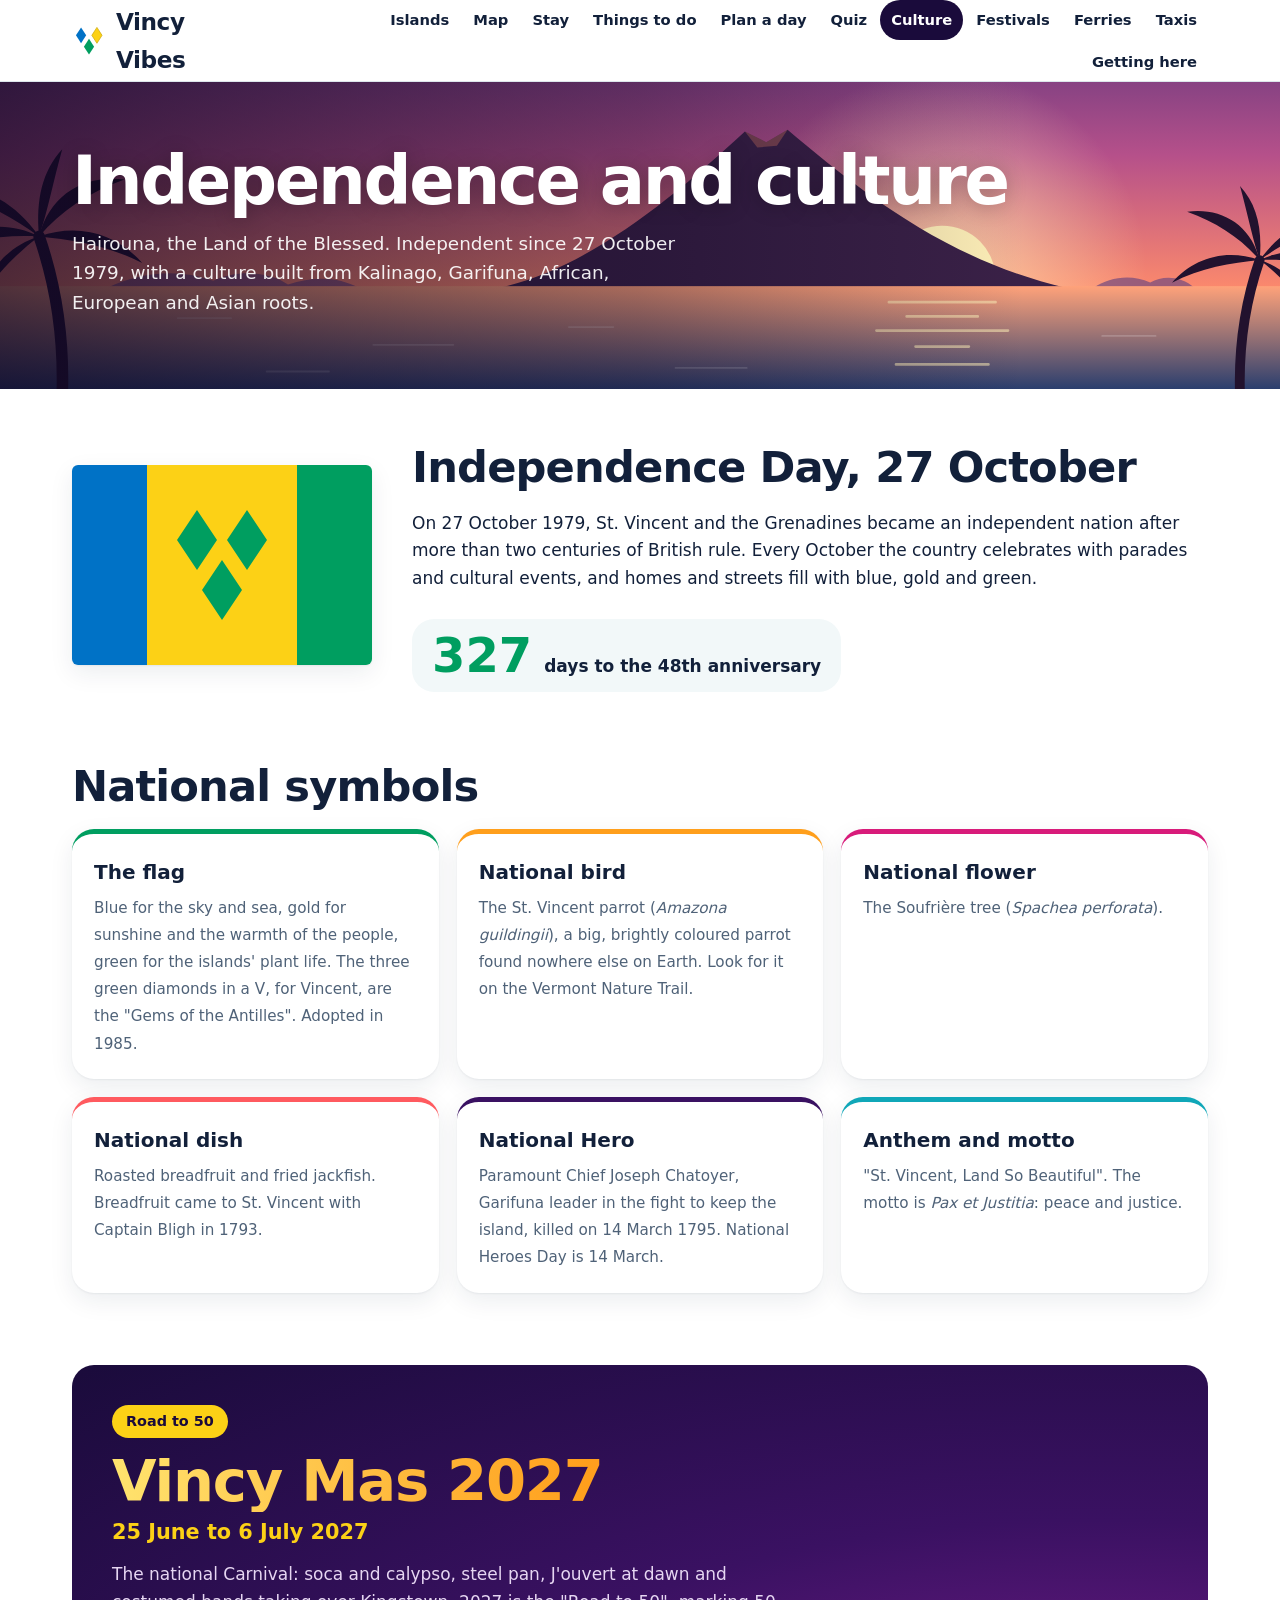
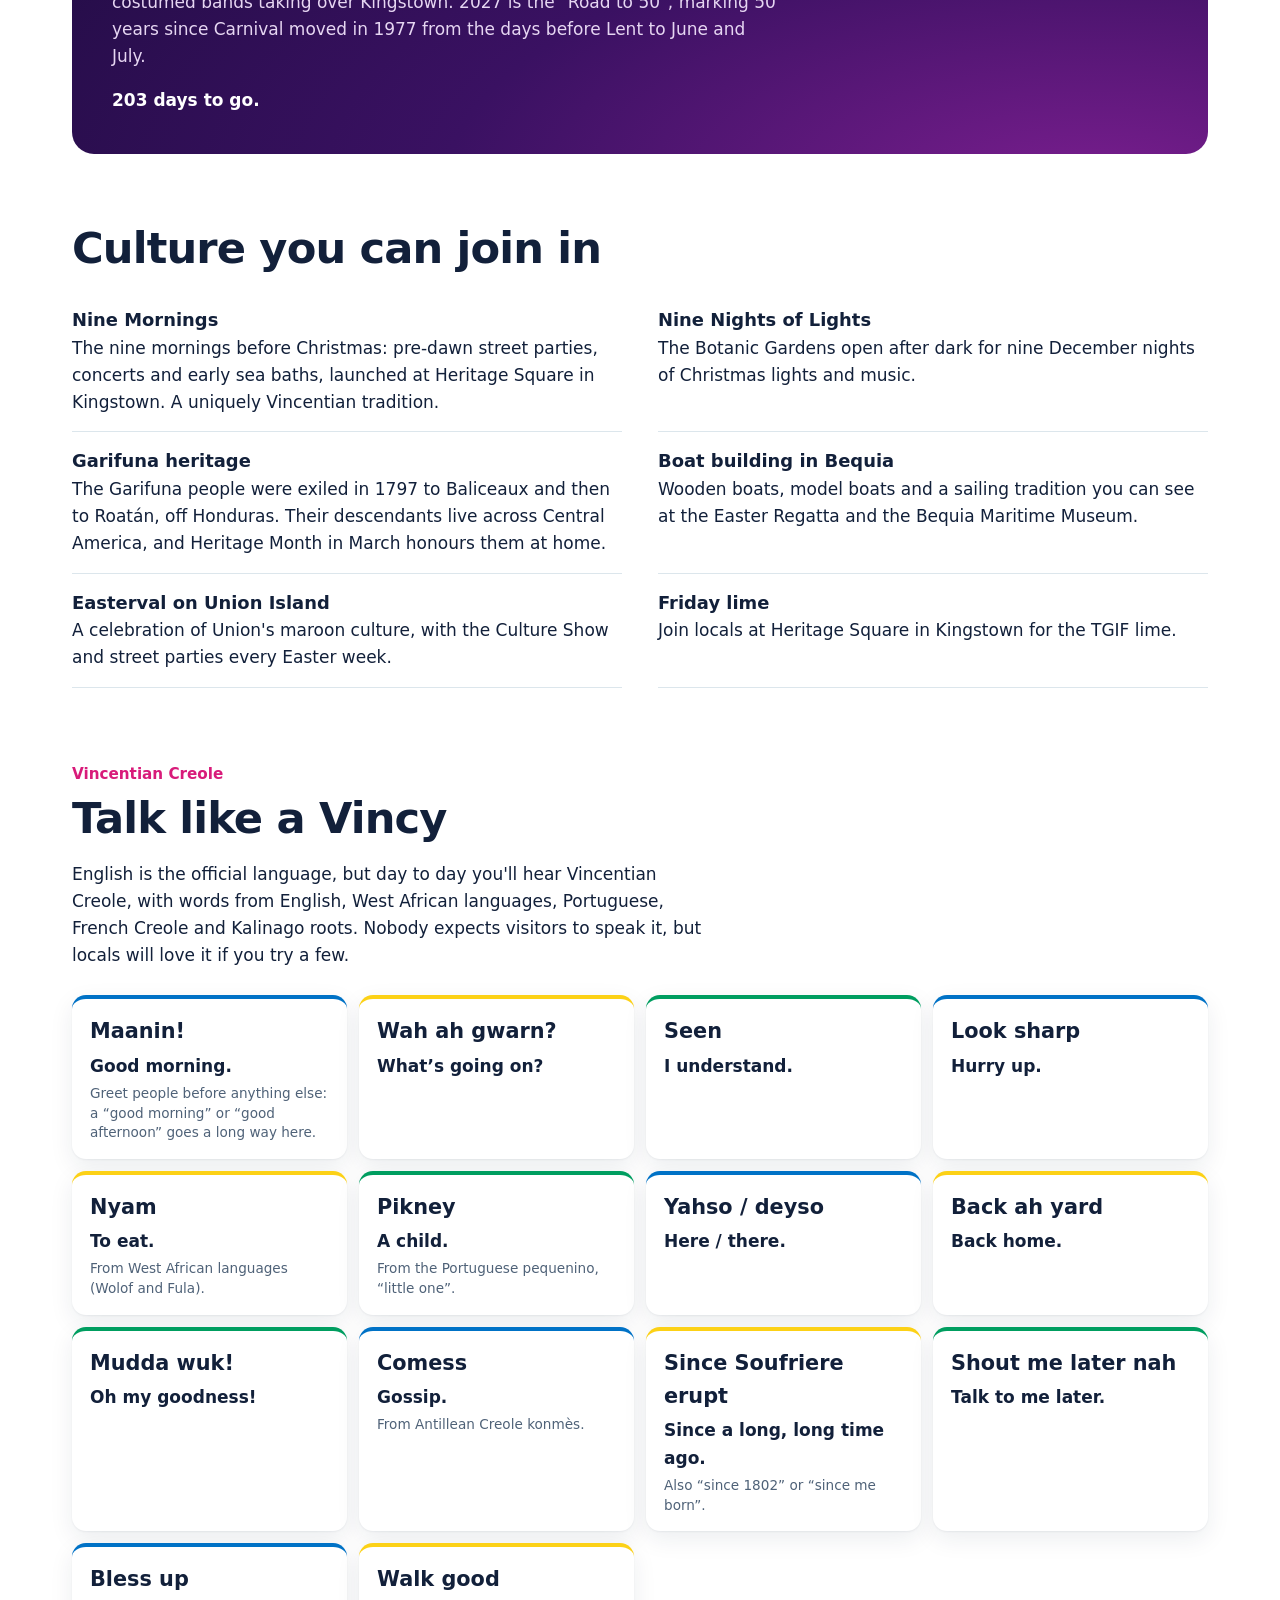
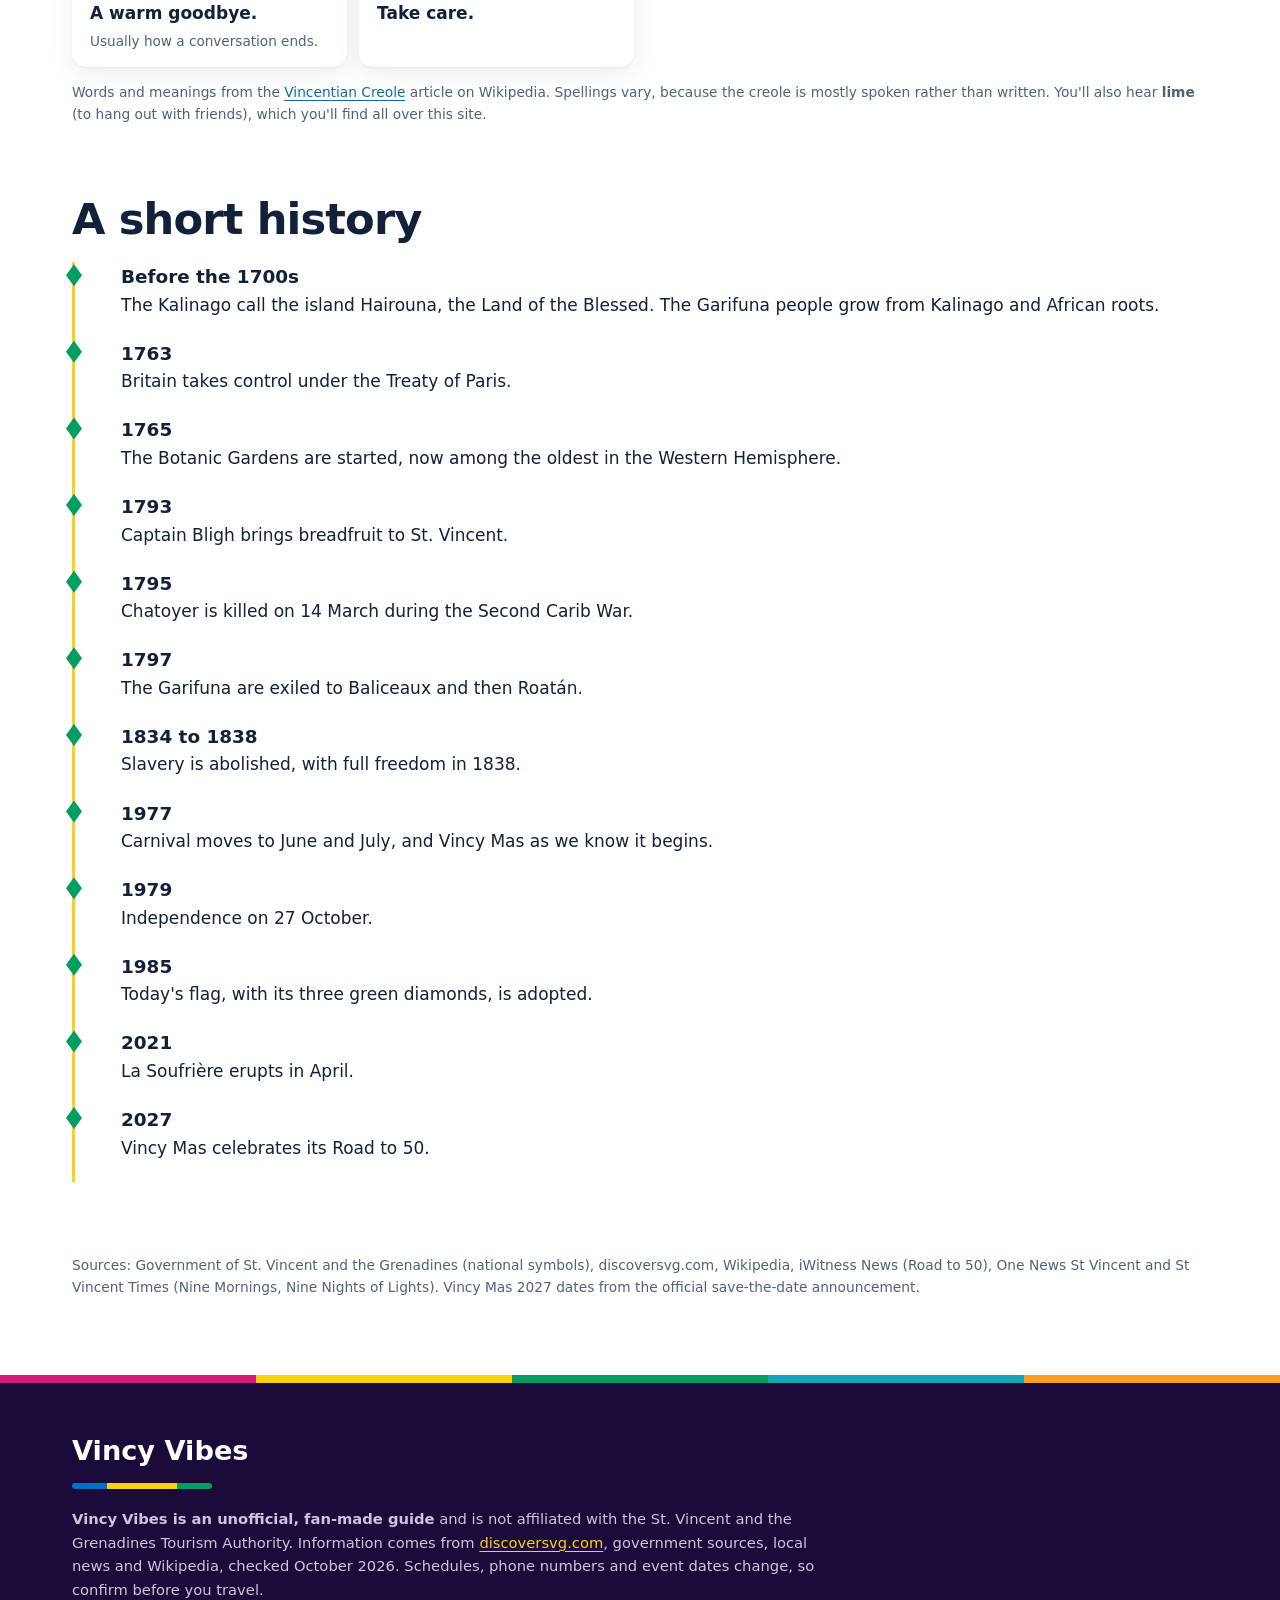
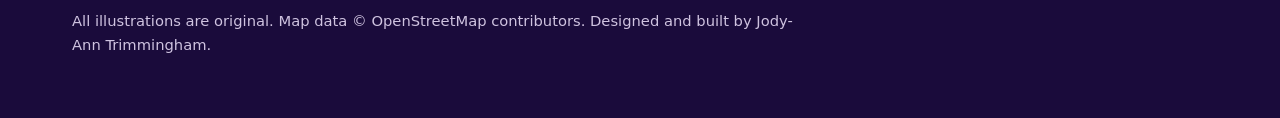
<file: culture.html>
<!DOCTYPE html>
<html lang="en">
<head>
  <meta charset="utf-8">
  <meta http-equiv="Content-Security-Policy" content="default-src 'self'; script-src 'self' https://unpkg.com/leaflet@1.9.4/dist/leaflet.js; style-src 'self' 'unsafe-inline' https://fonts.googleapis.com https://unpkg.com/leaflet@1.9.4/dist/leaflet.css; font-src https://fonts.gstatic.com; img-src 'self' data: https://tile.openstreetmap.org https://unpkg.com/leaflet@1.9.4/dist/images/; connect-src 'self' https://api.open-meteo.com https://marine-api.open-meteo.com; object-src 'none'; base-uri 'self'; form-action 'self'">
  <meta name="referrer" content="strict-origin-when-cross-origin">
  <meta name="viewport" content="width=device-width, initial-scale=1">
  <title>Independence and culture · Vincy Vibes</title>
  <meta name="description" content="Independence Day, national symbols, Vincy Mas 2027 Road to 50, and the culture and history of St. Vincent and the Grenadines.">
  <meta name="theme-color" content="#1A0B3B">
  <link rel="icon" href="img/favicon.svg?v=20261022" type="image/svg+xml">
  <link rel="manifest" href="manifest.webmanifest?v=20261022">
  <link rel="apple-touch-icon" href="img/icon-192.png?v=20261022">
  <link rel="preconnect" href="https://fonts.googleapis.com">
  <link rel="preconnect" href="https://fonts.gstatic.com" crossorigin>
  <link rel="stylesheet" href="https://fonts.googleapis.com/css2?family=Bricolage+Grotesque:opsz,wght@12..96,600;12..96,700;12..96,800&family=Manrope:wght@400;500;600;700;800&display=swap">
  <link rel="stylesheet" href="css/style.css?v=20261022">
</head>
<body>
<header class="topbar">
  <div class="wrap topbar-inner">
    <a class="brand" href="index.html"><svg viewBox="0 0 30 30" width="34" height="34" aria-hidden="true"><path fill="#0072C6" d="M8 3l4.5 7L8 17l-4.5-7z"/><path fill="#FCD116" stroke="#C9A400" stroke-width=".6" d="M22 3l4.5 7L22 17l-4.5-7z"/><path fill="#009E60" d="M15 13l4.5 7L15 27l-4.5-7z"/></svg>Vincy Vibes</a>
    <button type="button" class="menu-btn" aria-expanded="false" aria-controls="main-nav">Menu</button>
    <nav class="nav" id="main-nav" aria-label="Main"><a href="islands.html">Islands</a><a href="map.html">Map</a><a href="stay.html">Stay</a><a href="things-to-do.html">Things to do</a><a href="planner.html">Plan a day</a><a href="quiz.html">Quiz</a><a href="culture.html" aria-current="page">Culture</a><a href="festivals.html">Festivals</a><a href="ferries.html">Ferries</a><a href="taxis.html">Taxis</a><a href="getting-here.html">Getting here</a></nav>
  </div>
</header>
<main>
<div class="page-band sky-dawn">
  <svg class="scene" viewBox="0 0 1440 480" preserveAspectRatio="xMidYMax slice" aria-hidden="true" focusable="false">
<defs>
<linearGradient id="skyp" x1="0" y1="0" x2="0" y2="1"><stop offset="0" stop-color="#3B2C77"/><stop offset=".45" stop-color="#B5508A"/><stop offset=".78" stop-color="#FF8C6B"/><stop offset="1" stop-color="#FFD9A0"/></linearGradient>
<linearGradient id="seap" x1="0" y1="0" x2="0" y2="1"><stop offset="0" stop-color="#FFA27A"/><stop offset="1" stop-color="#2A3E6E"/></linearGradient>
<radialGradient id="glowp"><stop offset="0" stop-color="#FFF0B8" stop-opacity=".7"/><stop offset="1" stop-color="#FFF0B8" stop-opacity="0"/></radialGradient>
</defs>
<rect width="1440" height="480" fill="url(#skyp)"/>
<circle cx="1060" cy="350" r="230" fill="url(#glowp)"/>
<circle cx="1060" cy="356" r="60" fill="#FFF0B8"/>
<path d="M120 366 c40-18 80-22 120-8 c24-12 60-12 84 4 c30-10 58-8 80 4 Z" fill="#7A4E7E" opacity=".75"/>
<path d="M1230 366 c18-12 42-16 64-6 c14-8 34-8 50 6 Z" fill="#7A4E7E" opacity=".75"/>
<path d="M560 366 C 660 346 760 262 838 190 L 862 202 L 886 188 C 960 250 1060 334 1200 366 Z" fill="#3A2147"/><path d="M838 190 L 862 202 L 886 188 L 874 206 L 852 208 Z" fill="#FF8C6B" opacity=".35"/>
<rect y="364" width="1440" height="116" fill="url(#seap)"/>
<g stroke="#FFF0B8" stroke-width="3" stroke-linecap="round" opacity=".55"><path d="M1000 382h120M1020 398h80M986 414h148M1030 432h60M1008 452h104"/></g>
<g stroke="#FFFFFF" stroke-width="2" stroke-linecap="round" opacity=".18"><path d="M200 400h60M420 430h90M640 410h50M300 460h70M1240 420h60M760 456h80"/></g>
<g transform="translate(70 486) scale(1.0 1.0)" fill="#22122E" stroke="#22122E"><path d="M0 0 C 2 -60 -6 -120 -26 -178" fill="none" stroke-width="13" stroke-linecap="round"/><path d="M-26 -178 C -66 -198 -110 -190 -140 -158 C -100 -176 -62 -180 -26 -178 Z" stroke="none"/><path d="M-26 -178 C -56 -220 -92 -236 -126 -230 C -86 -216 -54 -198 -26 -178 Z" stroke="none"/><path d="M-26 -178 C -14 -226 26 -248 70 -242 C 30 -228 -2 -206 -26 -178 Z" stroke="none"/><path d="M-26 -178 C 20 -194 62 -180 90 -148 C 52 -168 12 -174 -26 -178 Z" stroke="none"/><path d="M-26 -178 C -30 -220 -22 -252 0 -276 C -10 -240 -16 -208 -26 -178 Z" stroke="none"/><path d="M-26 -178 C -60 -168 -84 -140 -92 -108 C -72 -138 -50 -160 -26 -178 Z" stroke="none"/></g><g transform="translate(1395 486) scale(-0.85 0.85)" fill="#22122E" stroke="#22122E"><path d="M0 0 C 2 -60 -6 -120 -26 -178" fill="none" stroke-width="13" stroke-linecap="round"/><path d="M-26 -178 C -66 -198 -110 -190 -140 -158 C -100 -176 -62 -180 -26 -178 Z" stroke="none"/><path d="M-26 -178 C -56 -220 -92 -236 -126 -230 C -86 -216 -54 -198 -26 -178 Z" stroke="none"/><path d="M-26 -178 C -14 -226 26 -248 70 -242 C 30 -228 -2 -206 -26 -178 Z" stroke="none"/><path d="M-26 -178 C 20 -194 62 -180 90 -148 C 52 -168 12 -174 -26 -178 Z" stroke="none"/><path d="M-26 -178 C -30 -220 -22 -252 0 -276 C -10 -240 -16 -208 -26 -178 Z" stroke="none"/><path d="M-26 -178 C -60 -168 -84 -140 -92 -108 C -72 -138 -50 -160 -26 -178 Z" stroke="none"/></g>
</svg>
  <div class="wrap page-head">
    <h1 id="page-title">Independence and culture</h1>
    <p class="lede" id="page-lede">Hairouna, the Land of the Blessed. Independent since 27 October 1979, with a culture built from Kalinago, Garifuna, African, European and Asian roots.</p>
  </div>
</div>
<div class="wrap content">
  <section class="indep" aria-labelledby="indep-title" style="margin-top:48px">
    <div class="indep-flag"><svg class="flag" viewBox="0 0 300 200" role="img" aria-label="Flag of St. Vincent and the Grenadines"><rect width="75" height="200" fill="#0072C6"/><rect x="75" width="150" height="200" fill="#FCD116"/><rect x="225" width="75" height="200" fill="#009E60"/><path d="M125 45 l20 30 -20 30 -20 -30z M175 45 l20 30 -20 30 -20 -30z M150 95 l20 30 -20 30 -20 -30z" fill="#009E60"/></svg></div>
    <div>
      <h2 id="indep-title">Independence Day, 27 October</h2>
      <p>On 27 October 1979, St. Vincent and the Grenadines became an independent nation after more than two centuries of British rule. Every October the country celebrates with parades and cultural events, and homes and streets fill with blue, gold and green.</p>
      <div class="indep-count" id="indep-count"></div>
    </div>
  </section>

  <section aria-labelledby="symbols-title">
    <h2 id="symbols-title">National symbols</h2>
    <ul class="symbols">
      <li style="--accent:#009E60"><strong>The flag</strong><span>Blue for the sky and sea, gold for sunshine and the warmth of the people, green for the islands' plant life. The three green diamonds in a V, for Vincent, are the "Gems of the Antilles". Adopted in 1985.</span></li>
      <li style="--accent:#FF9F1C"><strong>National bird</strong><span>The St. Vincent parrot (<em>Amazona guildingii</em>), a big, brightly coloured parrot found nowhere else on Earth. Look for it on the Vermont Nature Trail.</span></li>
      <li style="--accent:#D81B7A"><strong>National flower</strong><span>The Soufrière tree (<em>Spachea perforata</em>).</span></li>
      <li style="--accent:#FF5A5F"><strong>National dish</strong><span>Roasted breadfruit and fried jackfish. Breadfruit came to St. Vincent with Captain Bligh in 1793.</span></li>
      <li style="--accent:#3A1162"><strong>National Hero</strong><span>Paramount Chief Joseph Chatoyer, Garifuna leader in the fight to keep the island, killed on 14 March 1795. National Heroes Day is 14 March.</span></li>
      <li style="--accent:#10A7B8"><strong>Anthem and motto</strong><span>"St. Vincent, Land So Beautiful". The motto is <em>Pax et Justitia</em>: peace and justice.</span></li>
    </ul>
  </section>

  <section aria-labelledby="mas-title" class="mas">
    <span class="sticker">Road to 50</span>
    <h2 id="mas-title">Vincy Mas 2027</h2>
    <p class="mas-dates">25 June to 6 July 2027</p>
    <p>The national Carnival: soca and calypso, steel pan, J'ouvert at dawn and costumed bands taking over Kingstown. 2027 is the "Road to 50", marking 50 years since Carnival moved in 1977 from the days before Lent to June and July.</p>
    <p class="mas-count" id="mas-count"></p>
  </section>

  <section aria-labelledby="living-title">
    <h2 id="living-title">Culture you can join in</h2>
    <ul class="pick-list">
      <li><strong>Nine Mornings</strong>The nine mornings before Christmas: pre-dawn street parties, concerts and early sea baths, launched at Heritage Square in Kingstown. A uniquely Vincentian tradition.</li>
      <li><strong>Nine Nights of Lights</strong>The Botanic Gardens open after dark for nine December nights of Christmas lights and music.</li>
      <li><strong>Garifuna heritage</strong>The Garifuna people were exiled in 1797 to Baliceaux and then to Roatán, off Honduras. Their descendants live across Central America, and Heritage Month in March honours them at home.</li>
      <li><strong>Boat building in Bequia</strong>Wooden boats, model boats and a sailing tradition you can see at the Easter Regatta and the Bequia Maritime Museum.</li>
      <li><strong>Easterval on Union Island</strong>A celebration of Union's maroon culture, with the Culture Show and street parties every Easter week.</li>
      <li><strong>Friday lime</strong>Join locals at Heritage Square in Kingstown for the TGIF lime.</li>
    </ul>
  </section>

  <section aria-labelledby="talk-title" class="talk">
    <div class="section-intro">
      <span class="kicker">Vincentian Creole</span>
      <h2 id="talk-title">Talk like a Vincy</h2>
      <p>English is the official language, but day to day you'll hear Vincentian Creole, with words from English, West African languages, Portuguese, French Creole and Kalinago roots. Nobody expects visitors to speak it, but locals will love it if you try a few.</p>
    </div>
    <ul class="say-grid">
      <li class="say"><strong lang="svc">Maanin!</strong><span>Good morning.</span><small>Greet people before anything else: a “good morning” or “good afternoon” goes a long way here.</small></li>
      <li class="say"><strong lang="svc">Wah ah gwarn?</strong><span>What’s going on?</span></li>
      <li class="say"><strong lang="svc">Seen</strong><span>I understand.</span></li>
      <li class="say"><strong lang="svc">Look sharp</strong><span>Hurry up.</span></li>
      <li class="say"><strong lang="svc">Nyam</strong><span>To eat.</span><small>From West African languages (Wolof and Fula).</small></li>
      <li class="say"><strong lang="svc">Pikney</strong><span>A child.</span><small>From the Portuguese pequenino, “little one”.</small></li>
      <li class="say"><strong lang="svc">Yahso / deyso</strong><span>Here / there.</span></li>
      <li class="say"><strong lang="svc">Back ah yard</strong><span>Back home.</span></li>
      <li class="say"><strong lang="svc">Mudda wuk!</strong><span>Oh my goodness!</span></li>
      <li class="say"><strong lang="svc">Comess</strong><span>Gossip.</span><small>From Antillean Creole konmès.</small></li>
      <li class="say"><strong lang="svc">Since Soufriere erupt</strong><span>Since a long, long time ago.</span><small>Also “since 1802” or “since me born”.</small></li>
      <li class="say"><strong lang="svc">Shout me later nah</strong><span>Talk to me later.</span></li>
      <li class="say"><strong lang="svc">Bless up</strong><span>A warm goodbye.</span><small>Usually how a conversation ends.</small></li>
      <li class="say"><strong lang="svc">Walk good</strong><span>Take care.</span></li>
    </ul>
    <p class="footnote">Words and meanings from the <a href="https://en.wikipedia.org/wiki/Vincentian_Creole">Vincentian Creole</a> article on Wikipedia. Spellings vary, because the creole is mostly spoken rather than written. You'll also hear <strong>lime</strong> (to hang out with friends), which you'll find all over this site.</p>
  </section>

  <section aria-labelledby="time-title">
    <h2 id="time-title">A short history</h2>
    <ol class="timeline">
      <li><b>Before the 1700s</b>The Kalinago call the island Hairouna, the Land of the Blessed. The Garifuna people grow from Kalinago and African roots.</li>
      <li><b>1763</b>Britain takes control under the Treaty of Paris.</li>
      <li><b>1765</b>The Botanic Gardens are started, now among the oldest in the Western Hemisphere.</li>
      <li><b>1793</b>Captain Bligh brings breadfruit to St. Vincent.</li>
      <li><b>1795</b>Chatoyer is killed on 14 March during the Second Carib War.</li>
      <li><b>1797</b>The Garifuna are exiled to Baliceaux and then Roatán.</li>
      <li><b>1834 to 1838</b>Slavery is abolished, with full freedom in 1838.</li>
      <li><b>1977</b>Carnival moves to June and July, and Vincy Mas as we know it begins.</li>
      <li><b>1979</b>Independence on 27 October.</li>
      <li><b>1985</b>Today's flag, with its three green diamonds, is adopted.</li>
      <li><b>2021</b>La Soufrière erupts in April.</li>
      <li><b>2027</b>Vincy Mas celebrates its Road to 50.</li>
    </ol>
  </section>
  <p class="footnote">Sources: Government of St. Vincent and the Grenadines (national symbols), discoversvg.com, Wikipedia, iWitness News (Road to 50), One News St Vincent and St Vincent Times (Nine Mornings, Nine Nights of Lights). Vincy Mas 2027 dates from the official save-the-date announcement.</p>
</div>

</main>
<div class="net-toast" id="net-toast" role="status" hidden></div>
<div class="confetti-edge" aria-hidden="true"></div>
<footer class="footer">
  <div class="wrap">
    <span class="brand-foot">Vincy Vibes</span>
    <div class="stripe" aria-hidden="true"><span class="s-blue"></span><span class="s-gold"></span><span class="s-green"></span></div>
    <p><strong>Vincy Vibes is an unofficial, fan-made guide</strong> and is not affiliated with the St. Vincent and the Grenadines Tourism Authority. Information comes from <a href="https://discoversvg.com/">discoversvg.com</a>, government sources, local news and Wikipedia, checked October 2026. Schedules, phone numbers and event dates change, so confirm before you travel.</p>
    <p>All illustrations are original. Map data &copy; OpenStreetMap contributors. Designed and built by Jody-Ann Trimmingham.</p>
    <p class="app-line"><button type="button" class="install-btn" id="install-btn" hidden>Install Vincy Vibes on this device</button> <span id="offline-ready"></span></p>
  </div>
</footer>
<script src="js/data/islands.js?v=20261022"></script>
<script src="js/site.js?v=20261022"></script>
<script src="js/culture.js?v=20261022"></script>
</body>
</html>
</file>
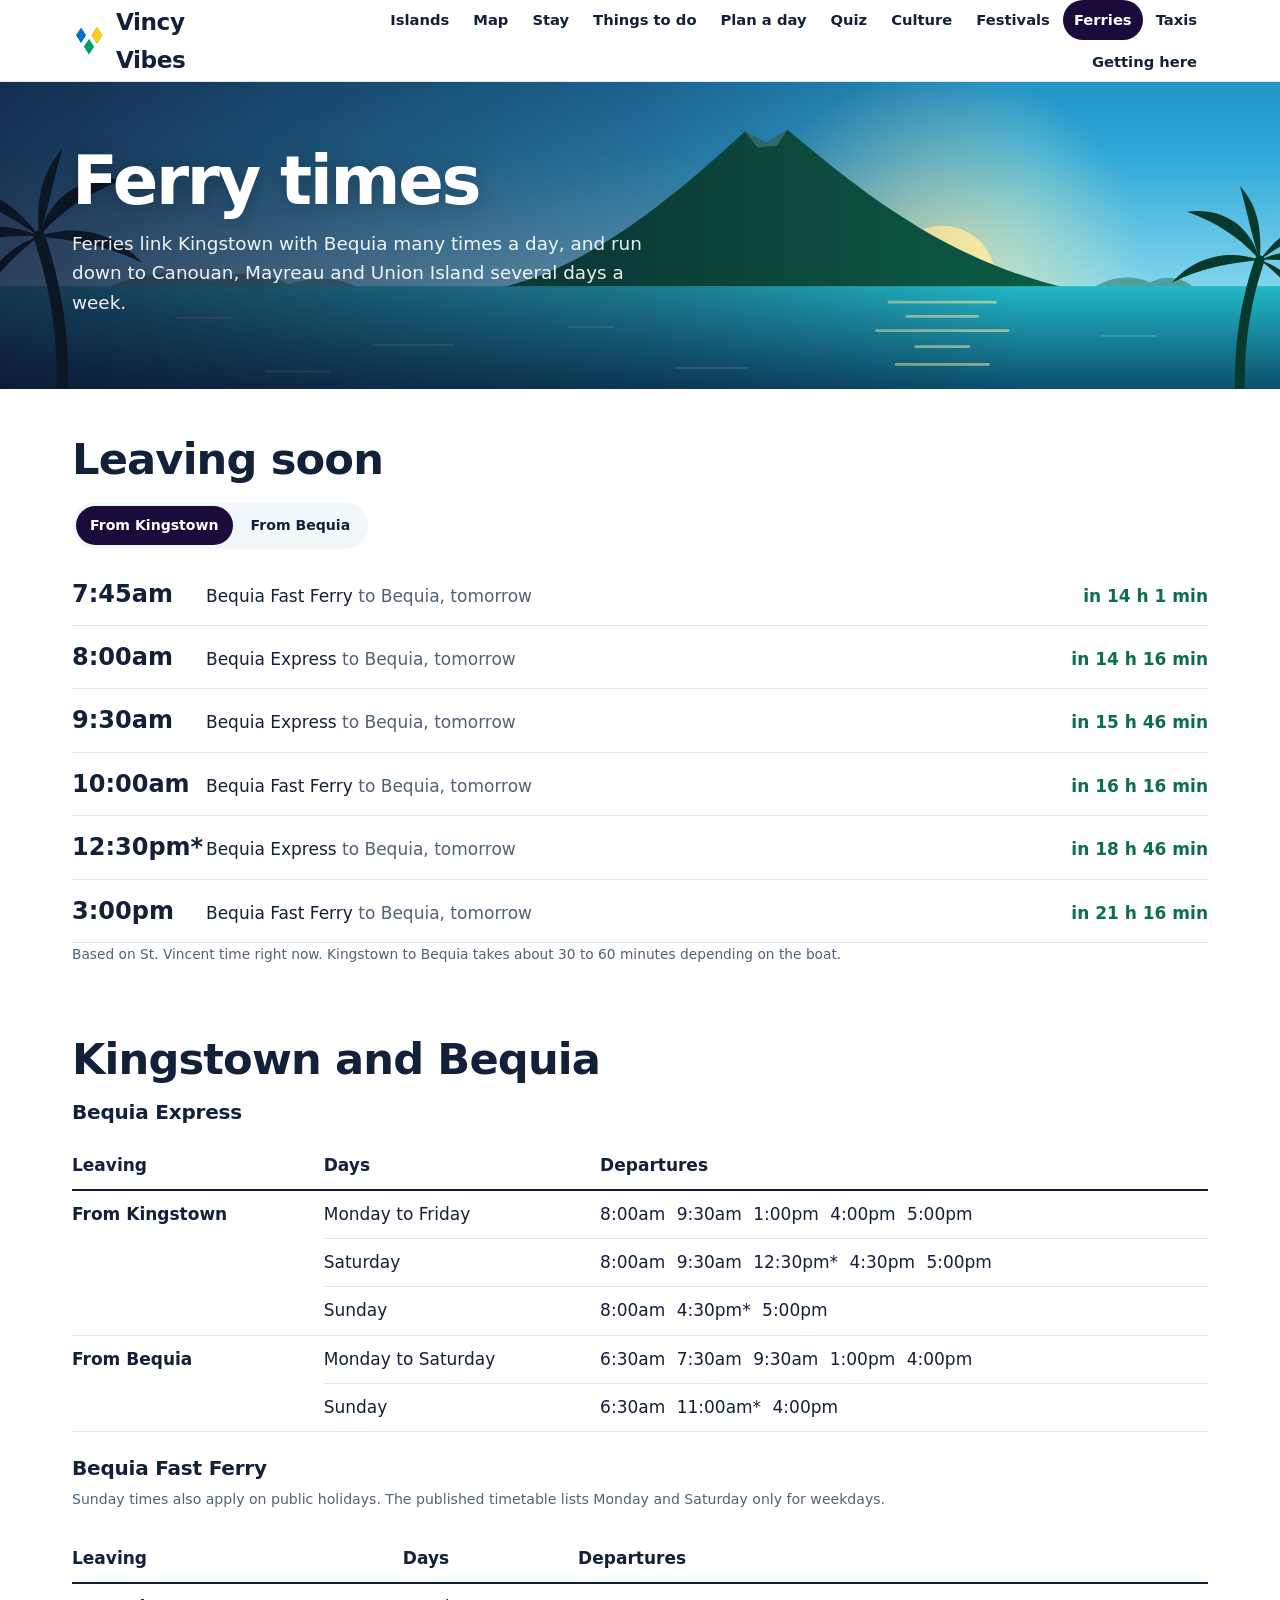
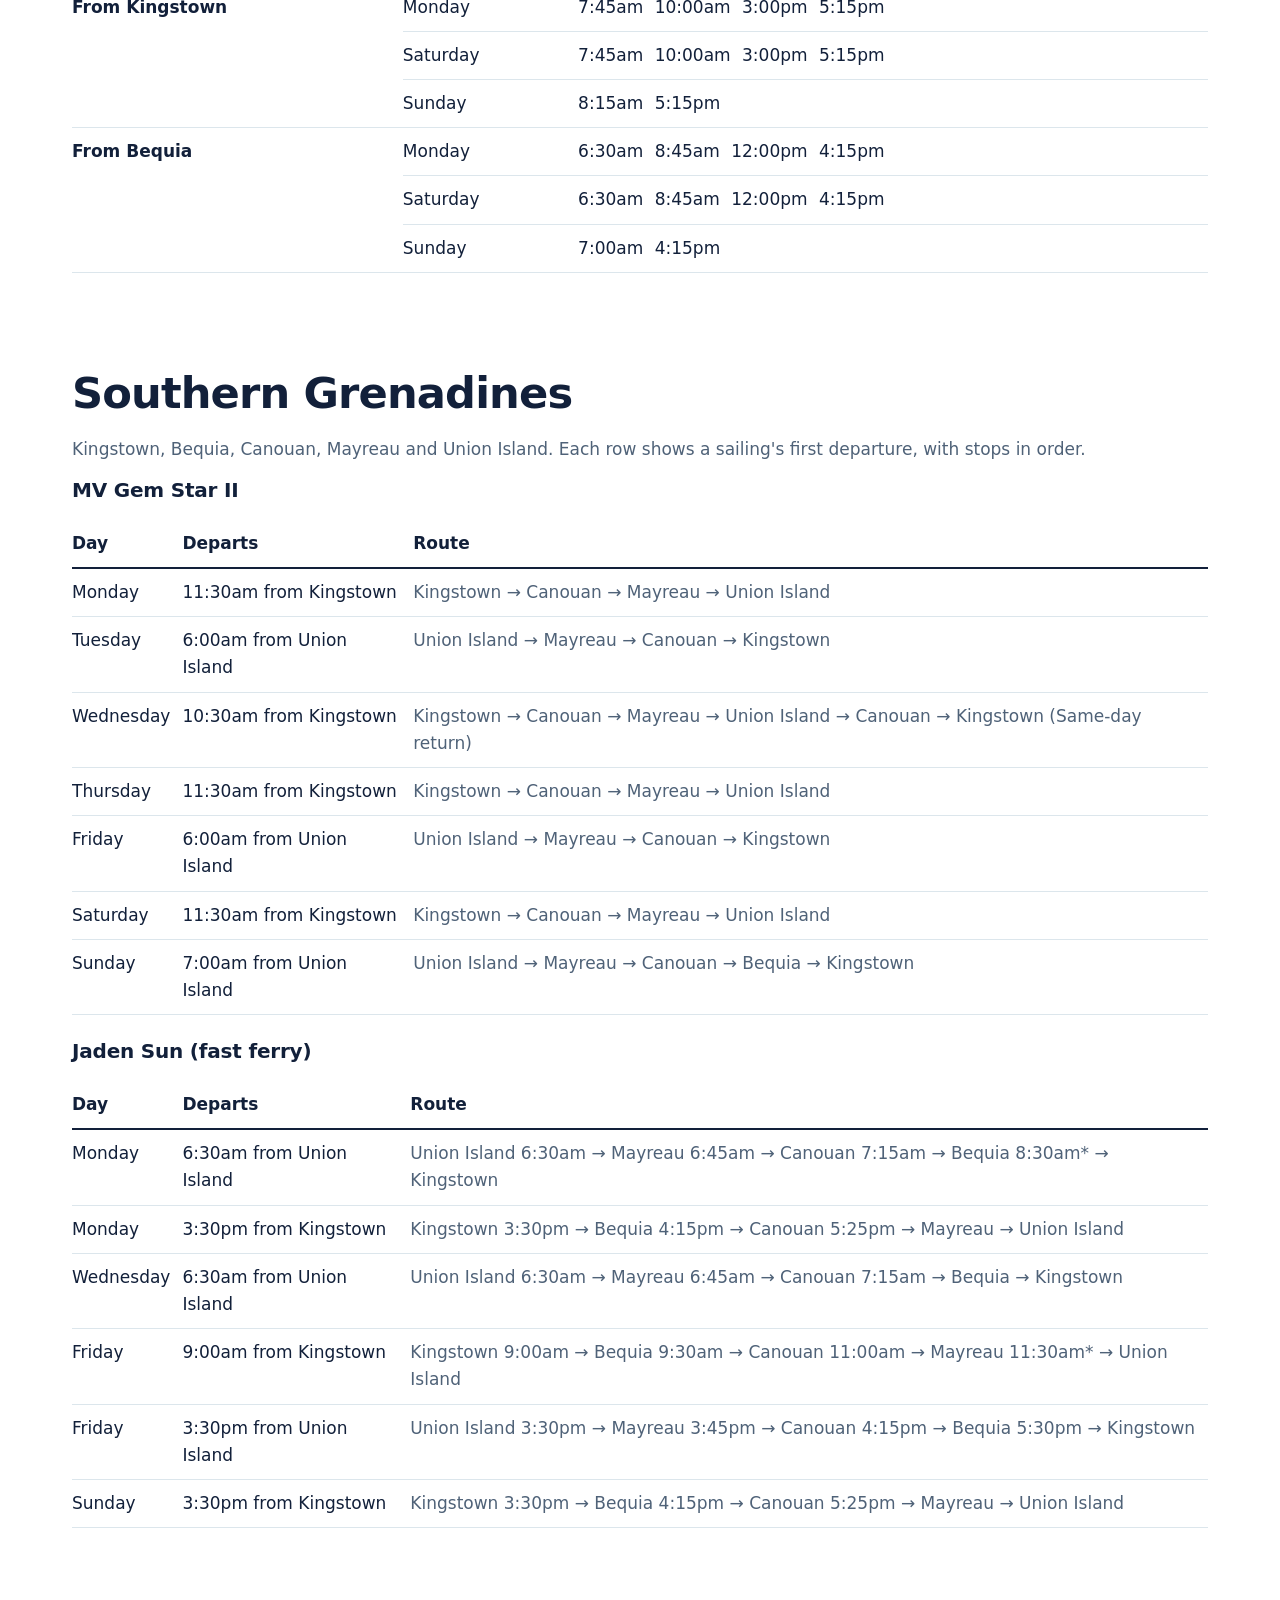
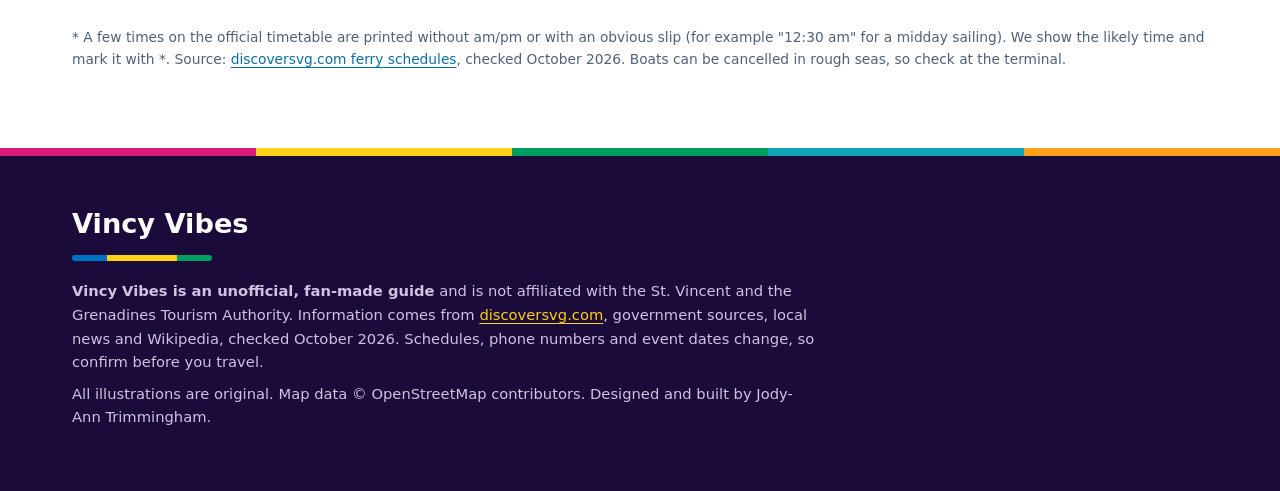
<file: ferries.html>
<!DOCTYPE html>
<html lang="en">
<head>
  <meta charset="utf-8">
  <meta http-equiv="Content-Security-Policy" content="default-src 'self'; script-src 'self' https://unpkg.com/leaflet@1.9.4/dist/leaflet.js; style-src 'self' 'unsafe-inline' https://fonts.googleapis.com https://unpkg.com/leaflet@1.9.4/dist/leaflet.css; font-src https://fonts.gstatic.com; img-src 'self' data: https://tile.openstreetmap.org https://unpkg.com/leaflet@1.9.4/dist/images/; connect-src 'self' https://api.open-meteo.com https://marine-api.open-meteo.com; object-src 'none'; base-uri 'self'; form-action 'self'">
  <meta name="referrer" content="strict-origin-when-cross-origin">
  <meta name="viewport" content="width=device-width, initial-scale=1">
  <title>Ferry times · Vincy Vibes</title>
  <meta name="description" content="Ferry timetables between Kingstown, Bequia, Canouan, Mayreau and Union Island, with live next departures.">
  <meta name="theme-color" content="#1A0B3B">
  <link rel="icon" href="img/favicon.svg?v=20261022" type="image/svg+xml">
  <link rel="manifest" href="manifest.webmanifest?v=20261022">
  <link rel="apple-touch-icon" href="img/icon-192.png?v=20261022">
  <link rel="preconnect" href="https://fonts.googleapis.com">
  <link rel="preconnect" href="https://fonts.gstatic.com" crossorigin>
  <link rel="stylesheet" href="https://fonts.googleapis.com/css2?family=Bricolage+Grotesque:opsz,wght@12..96,600;12..96,700;12..96,800&family=Manrope:wght@400;500;600;700;800&display=swap">
  <link rel="stylesheet" href="css/style.css?v=20261022">
</head>
<body>
<header class="topbar">
  <div class="wrap topbar-inner">
    <a class="brand" href="index.html"><svg viewBox="0 0 30 30" width="34" height="34" aria-hidden="true"><path fill="#0072C6" d="M8 3l4.5 7L8 17l-4.5-7z"/><path fill="#FCD116" stroke="#C9A400" stroke-width=".6" d="M22 3l4.5 7L22 17l-4.5-7z"/><path fill="#009E60" d="M15 13l4.5 7L15 27l-4.5-7z"/></svg>Vincy Vibes</a>
    <button type="button" class="menu-btn" aria-expanded="false" aria-controls="main-nav">Menu</button>
    <nav class="nav" id="main-nav" aria-label="Main"><a href="islands.html">Islands</a><a href="map.html">Map</a><a href="stay.html">Stay</a><a href="things-to-do.html">Things to do</a><a href="planner.html">Plan a day</a><a href="quiz.html">Quiz</a><a href="culture.html">Culture</a><a href="festivals.html">Festivals</a><a href="ferries.html" aria-current="page">Ferries</a><a href="taxis.html">Taxis</a><a href="getting-here.html">Getting here</a></nav>
  </div>
</header>
<main>
<div class="page-band sky-day">
  <svg class="scene" viewBox="0 0 1440 480" preserveAspectRatio="xMidYMax slice" aria-hidden="true" focusable="false">
<defs>
<linearGradient id="skyp" x1="0" y1="0" x2="0" y2="1"><stop offset="0" stop-color="#0E6FA8"/><stop offset=".45" stop-color="#2FA9D8"/><stop offset=".78" stop-color="#86D8EE"/><stop offset="1" stop-color="#D8F4F7"/></linearGradient>
<linearGradient id="seap" x1="0" y1="0" x2="0" y2="1"><stop offset="0" stop-color="#22B8C8"/><stop offset="1" stop-color="#0B4F6C"/></linearGradient>
<radialGradient id="glowp"><stop offset="0" stop-color="#FFF1A8" stop-opacity=".7"/><stop offset="1" stop-color="#FFF1A8" stop-opacity="0"/></radialGradient>
</defs>
<rect width="1440" height="480" fill="url(#skyp)"/>
<circle cx="1060" cy="350" r="230" fill="url(#glowp)"/>
<circle cx="1060" cy="356" r="60" fill="#FFF1A8"/>
<path d="M120 366 c40-18 80-22 120-8 c24-12 60-12 84 4 c30-10 58-8 80 4 Z" fill="#3E8F86" opacity=".75"/>
<path d="M1230 366 c18-12 42-16 64-6 c14-8 34-8 50 6 Z" fill="#3E8F86" opacity=".75"/>
<path d="M560 366 C 660 346 760 262 838 190 L 862 202 L 886 188 C 960 250 1060 334 1200 366 Z" fill="#0B5A43"/><path d="M838 190 L 862 202 L 886 188 L 874 206 L 852 208 Z" fill="#86D8EE" opacity=".35"/>
<rect y="364" width="1440" height="116" fill="url(#seap)"/>
<g stroke="#FFF1A8" stroke-width="3" stroke-linecap="round" opacity=".55"><path d="M1000 382h120M1020 398h80M986 414h148M1030 432h60M1008 452h104"/></g>
<g stroke="#FFFFFF" stroke-width="2" stroke-linecap="round" opacity=".18"><path d="M200 400h60M420 430h90M640 410h50M300 460h70M1240 420h60M760 456h80"/></g>
<g transform="translate(70 486) scale(1.0 1.0)" fill="#073A2C" stroke="#073A2C"><path d="M0 0 C 2 -60 -6 -120 -26 -178" fill="none" stroke-width="13" stroke-linecap="round"/><path d="M-26 -178 C -66 -198 -110 -190 -140 -158 C -100 -176 -62 -180 -26 -178 Z" stroke="none"/><path d="M-26 -178 C -56 -220 -92 -236 -126 -230 C -86 -216 -54 -198 -26 -178 Z" stroke="none"/><path d="M-26 -178 C -14 -226 26 -248 70 -242 C 30 -228 -2 -206 -26 -178 Z" stroke="none"/><path d="M-26 -178 C 20 -194 62 -180 90 -148 C 52 -168 12 -174 -26 -178 Z" stroke="none"/><path d="M-26 -178 C -30 -220 -22 -252 0 -276 C -10 -240 -16 -208 -26 -178 Z" stroke="none"/><path d="M-26 -178 C -60 -168 -84 -140 -92 -108 C -72 -138 -50 -160 -26 -178 Z" stroke="none"/></g><g transform="translate(1395 486) scale(-0.85 0.85)" fill="#073A2C" stroke="#073A2C"><path d="M0 0 C 2 -60 -6 -120 -26 -178" fill="none" stroke-width="13" stroke-linecap="round"/><path d="M-26 -178 C -66 -198 -110 -190 -140 -158 C -100 -176 -62 -180 -26 -178 Z" stroke="none"/><path d="M-26 -178 C -56 -220 -92 -236 -126 -230 C -86 -216 -54 -198 -26 -178 Z" stroke="none"/><path d="M-26 -178 C -14 -226 26 -248 70 -242 C 30 -228 -2 -206 -26 -178 Z" stroke="none"/><path d="M-26 -178 C 20 -194 62 -180 90 -148 C 52 -168 12 -174 -26 -178 Z" stroke="none"/><path d="M-26 -178 C -30 -220 -22 -252 0 -276 C -10 -240 -16 -208 -26 -178 Z" stroke="none"/><path d="M-26 -178 C -60 -168 -84 -140 -92 -108 C -72 -138 -50 -160 -26 -178 Z" stroke="none"/></g>
</svg>
  <div class="wrap page-head">
    <h1 id="page-title">Ferry times</h1>
    <p class="lede" id="page-lede">Ferries link Kingstown with Bequia many times a day, and run down to Canouan, Mayreau and Union Island several days a week.</p>
  </div>
</div>
<div class="wrap content">
  <section aria-labelledby="next-title" style="margin-top:40px">
    <h2 id="next-title">Leaving soon</h2>
    <div class="seg" role="group" aria-label="Leaving from">
      <button type="button" data-from="Kingstown" aria-pressed="true">From Kingstown</button>
      <button type="button" data-from="Bequia" aria-pressed="false">From Bequia</button>
    </div>
    <ul class="departures" id="departures" aria-live="polite"></ul>
    <p class="footnote">Based on St. Vincent time right now. Kingstown to Bequia takes about 30 to 60 minutes depending on the boat.</p>
  </section>
  <section aria-labelledby="bq-title">
    <h2 id="bq-title">Kingstown and Bequia</h2>
    <div id="shuttle-tables"></div>
  </section>
  <section aria-labelledby="south-title">
    <h2 id="south-title">Southern Grenadines</h2>
    <p class="muted">Kingstown, Bequia, Canouan, Mayreau and Union Island. Each row shows a sailing's first departure, with stops in order.</p>
    <div id="south-tables"></div>
  </section>
  <p class="footnote">* A few times on the official timetable are printed without am/pm or with an obvious slip (for example "12:30 am" for a midday sailing). We show the likely time and mark it with *. Source: <a href="https://discoversvg.com/travel/ferry-schedules/">discoversvg.com ferry schedules</a>, checked October 2026. Boats can be cancelled in rough seas, so check at the terminal.</p>
</div>

</main>
<div class="net-toast" id="net-toast" role="status" hidden></div>
<div class="confetti-edge" aria-hidden="true"></div>
<footer class="footer">
  <div class="wrap">
    <span class="brand-foot">Vincy Vibes</span>
    <div class="stripe" aria-hidden="true"><span class="s-blue"></span><span class="s-gold"></span><span class="s-green"></span></div>
    <p><strong>Vincy Vibes is an unofficial, fan-made guide</strong> and is not affiliated with the St. Vincent and the Grenadines Tourism Authority. Information comes from <a href="https://discoversvg.com/">discoversvg.com</a>, government sources, local news and Wikipedia, checked October 2026. Schedules, phone numbers and event dates change, so confirm before you travel.</p>
    <p>All illustrations are original. Map data &copy; OpenStreetMap contributors. Designed and built by Jody-Ann Trimmingham.</p>
    <p class="app-line"><button type="button" class="install-btn" id="install-btn" hidden>Install Vincy Vibes on this device</button> <span id="offline-ready"></span></p>
  </div>
</footer>
<script src="js/data/islands.js?v=20261022"></script>
<script src="js/site.js?v=20261022"></script>
<script src="js/data/ferries.js?v=20261022"></script>
<script src="js/ferries.js?v=20261022"></script>
</body>
</html>
</file>
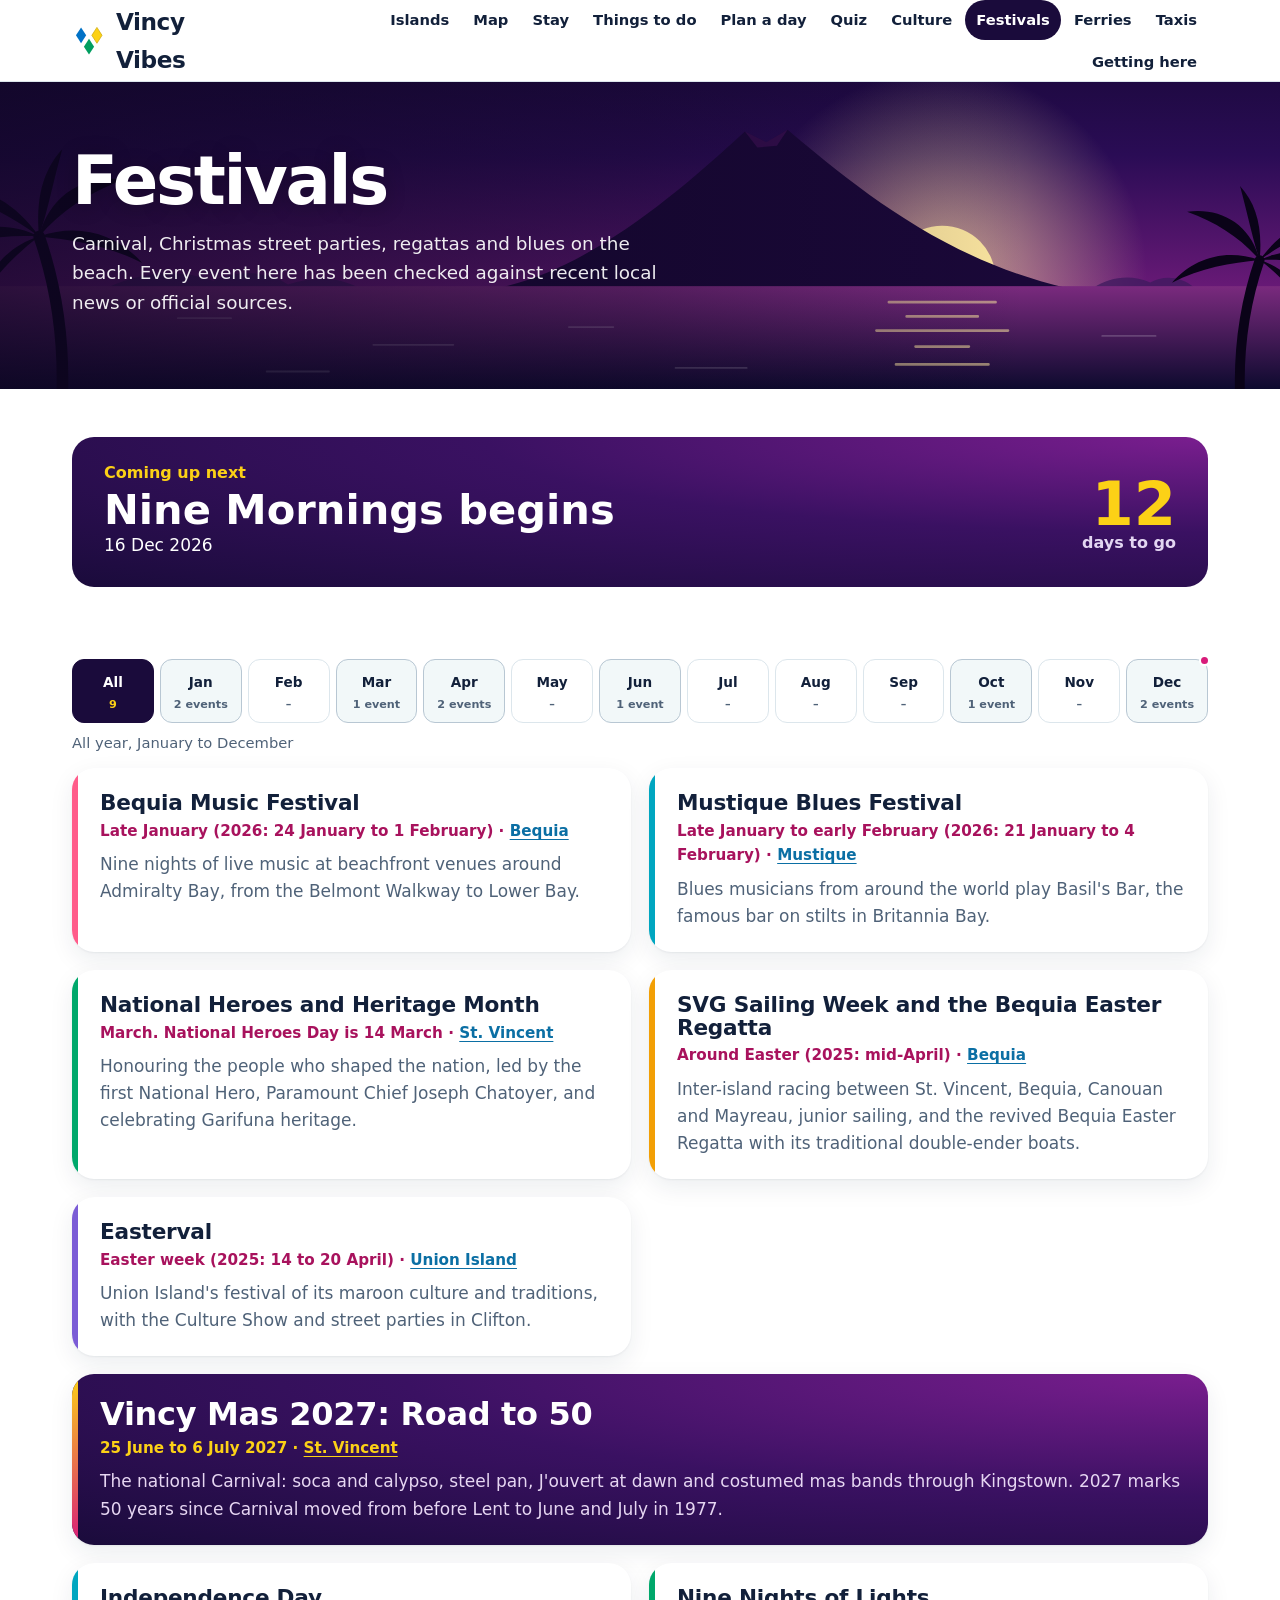
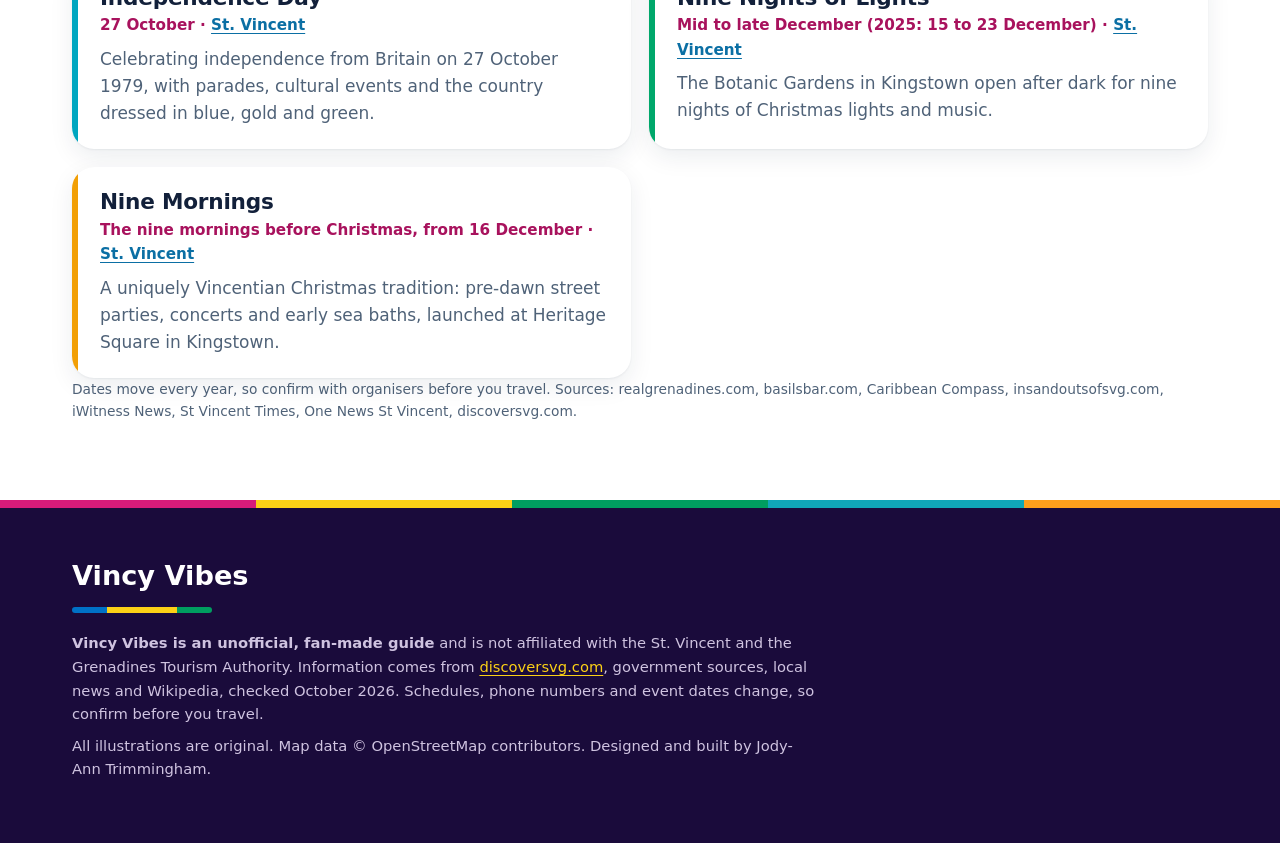
<file: festivals.html>
<!DOCTYPE html>
<html lang="en">
<head>
  <meta charset="utf-8">
  <meta http-equiv="Content-Security-Policy" content="default-src 'self'; script-src 'self' https://unpkg.com/leaflet@1.9.4/dist/leaflet.js; style-src 'self' 'unsafe-inline' https://fonts.googleapis.com https://unpkg.com/leaflet@1.9.4/dist/leaflet.css; font-src https://fonts.gstatic.com; img-src 'self' data: https://tile.openstreetmap.org https://unpkg.com/leaflet@1.9.4/dist/images/; connect-src 'self' https://api.open-meteo.com https://marine-api.open-meteo.com; object-src 'none'; base-uri 'self'; form-action 'self'">
  <meta name="referrer" content="strict-origin-when-cross-origin">
  <meta name="viewport" content="width=device-width, initial-scale=1">
  <title>Festivals · Vincy Vibes</title>
  <meta name="description" content="Verified festivals and events in St. Vincent and the Grenadines by month, with a countdown to the next one.">
  <meta name="theme-color" content="#1A0B3B">
  <link rel="icon" href="img/favicon.svg?v=20261022" type="image/svg+xml">
  <link rel="manifest" href="manifest.webmanifest?v=20261022">
  <link rel="apple-touch-icon" href="img/icon-192.png?v=20261022">
  <link rel="preconnect" href="https://fonts.googleapis.com">
  <link rel="preconnect" href="https://fonts.gstatic.com" crossorigin>
  <link rel="stylesheet" href="https://fonts.googleapis.com/css2?family=Bricolage+Grotesque:opsz,wght@12..96,600;12..96,700;12..96,800&family=Manrope:wght@400;500;600;700;800&display=swap">
  <link rel="stylesheet" href="css/style.css?v=20261022">
</head>
<body>
<header class="topbar">
  <div class="wrap topbar-inner">
    <a class="brand" href="index.html"><svg viewBox="0 0 30 30" width="34" height="34" aria-hidden="true"><path fill="#0072C6" d="M8 3l4.5 7L8 17l-4.5-7z"/><path fill="#FCD116" stroke="#C9A400" stroke-width=".6" d="M22 3l4.5 7L22 17l-4.5-7z"/><path fill="#009E60" d="M15 13l4.5 7L15 27l-4.5-7z"/></svg>Vincy Vibes</a>
    <button type="button" class="menu-btn" aria-expanded="false" aria-controls="main-nav">Menu</button>
    <nav class="nav" id="main-nav" aria-label="Main"><a href="islands.html">Islands</a><a href="map.html">Map</a><a href="stay.html">Stay</a><a href="things-to-do.html">Things to do</a><a href="planner.html">Plan a day</a><a href="quiz.html">Quiz</a><a href="culture.html">Culture</a><a href="festivals.html" aria-current="page">Festivals</a><a href="ferries.html">Ferries</a><a href="taxis.html">Taxis</a><a href="getting-here.html">Getting here</a></nav>
  </div>
</header>
<main>
<div class="page-band sky-night">
  <svg class="scene" viewBox="0 0 1440 480" preserveAspectRatio="xMidYMax slice" aria-hidden="true" focusable="false">
<defs>
<linearGradient id="skyp" x1="0" y1="0" x2="0" y2="1"><stop offset="0" stop-color="#0D0626"/><stop offset=".45" stop-color="#2A0C55"/><stop offset=".78" stop-color="#6B1A78"/><stop offset="1" stop-color="#C23A7E"/></linearGradient>
<linearGradient id="seap" x1="0" y1="0" x2="0" y2="1"><stop offset="0" stop-color="#7A2A7E"/><stop offset="1" stop-color="#0D0A2E"/></linearGradient>
<radialGradient id="glowp"><stop offset="0" stop-color="#FCE6A0" stop-opacity=".7"/><stop offset="1" stop-color="#FCE6A0" stop-opacity="0"/></radialGradient>
</defs>
<rect width="1440" height="480" fill="url(#skyp)"/>
<circle cx="1060" cy="350" r="230" fill="url(#glowp)"/>
<circle cx="1060" cy="356" r="60" fill="#FCE6A0"/>
<path d="M120 366 c40-18 80-22 120-8 c24-12 60-12 84 4 c30-10 58-8 80 4 Z" fill="#3E1A5E" opacity=".75"/>
<path d="M1230 366 c18-12 42-16 64-6 c14-8 34-8 50 6 Z" fill="#3E1A5E" opacity=".75"/>
<path d="M560 366 C 660 346 760 262 838 190 L 862 202 L 886 188 C 960 250 1060 334 1200 366 Z" fill="#1A0838"/><path d="M838 190 L 862 202 L 886 188 L 874 206 L 852 208 Z" fill="#6B1A78" opacity=".35"/>
<rect y="364" width="1440" height="116" fill="url(#seap)"/>
<g stroke="#FCE6A0" stroke-width="3" stroke-linecap="round" opacity=".55"><path d="M1000 382h120M1020 398h80M986 414h148M1030 432h60M1008 452h104"/></g>
<g stroke="#FFFFFF" stroke-width="2" stroke-linecap="round" opacity=".18"><path d="M200 400h60M420 430h90M640 410h50M300 460h70M1240 420h60M760 456h80"/></g>
<g transform="translate(70 486) scale(1.0 1.0)" fill="#0A0318" stroke="#0A0318"><path d="M0 0 C 2 -60 -6 -120 -26 -178" fill="none" stroke-width="13" stroke-linecap="round"/><path d="M-26 -178 C -66 -198 -110 -190 -140 -158 C -100 -176 -62 -180 -26 -178 Z" stroke="none"/><path d="M-26 -178 C -56 -220 -92 -236 -126 -230 C -86 -216 -54 -198 -26 -178 Z" stroke="none"/><path d="M-26 -178 C -14 -226 26 -248 70 -242 C 30 -228 -2 -206 -26 -178 Z" stroke="none"/><path d="M-26 -178 C 20 -194 62 -180 90 -148 C 52 -168 12 -174 -26 -178 Z" stroke="none"/><path d="M-26 -178 C -30 -220 -22 -252 0 -276 C -10 -240 -16 -208 -26 -178 Z" stroke="none"/><path d="M-26 -178 C -60 -168 -84 -140 -92 -108 C -72 -138 -50 -160 -26 -178 Z" stroke="none"/></g><g transform="translate(1395 486) scale(-0.85 0.85)" fill="#0A0318" stroke="#0A0318"><path d="M0 0 C 2 -60 -6 -120 -26 -178" fill="none" stroke-width="13" stroke-linecap="round"/><path d="M-26 -178 C -66 -198 -110 -190 -140 -158 C -100 -176 -62 -180 -26 -178 Z" stroke="none"/><path d="M-26 -178 C -56 -220 -92 -236 -126 -230 C -86 -216 -54 -198 -26 -178 Z" stroke="none"/><path d="M-26 -178 C -14 -226 26 -248 70 -242 C 30 -228 -2 -206 -26 -178 Z" stroke="none"/><path d="M-26 -178 C 20 -194 62 -180 90 -148 C 52 -168 12 -174 -26 -178 Z" stroke="none"/><path d="M-26 -178 C -30 -220 -22 -252 0 -276 C -10 -240 -16 -208 -26 -178 Z" stroke="none"/><path d="M-26 -178 C -60 -168 -84 -140 -92 -108 C -72 -138 -50 -160 -26 -178 Z" stroke="none"/></g>
</svg>
  <div class="wrap page-head">
    <h1 id="page-title">Festivals</h1>
    <p class="lede" id="page-lede">Carnival, Christmas street parties, regattas and blues on the beach. Every event here has been checked against recent local news or official sources.</p>
  </div>
</div>
<div class="wrap content">
  <section aria-labelledby="next-fest" class="coming-up" id="coming-up" style="margin-top:40px">
    <div>
      <h2 id="next-fest">Coming up next</h2>
      <div class="name" id="cu-name">…</div>
      <div id="cu-when"></div>
    </div>
    <div class="days" id="cu-days"></div>
  </section>
  <ul class="months" id="months" aria-label="Filter by month"></ul>
  <p class="result-count" id="fest-count" aria-live="polite"></p>
  <ul class="fest-list" id="fest-list"></ul>
  <p class="footnote">Dates move every year, so confirm with organisers before you travel. Sources: realgrenadines.com, basilsbar.com, Caribbean Compass, insandoutsofsvg.com, iWitness News, St Vincent Times, One News St Vincent, discoversvg.com.</p>
</div>

</main>
<div class="net-toast" id="net-toast" role="status" hidden></div>
<div class="confetti-edge" aria-hidden="true"></div>
<footer class="footer">
  <div class="wrap">
    <span class="brand-foot">Vincy Vibes</span>
    <div class="stripe" aria-hidden="true"><span class="s-blue"></span><span class="s-gold"></span><span class="s-green"></span></div>
    <p><strong>Vincy Vibes is an unofficial, fan-made guide</strong> and is not affiliated with the St. Vincent and the Grenadines Tourism Authority. Information comes from <a href="https://discoversvg.com/">discoversvg.com</a>, government sources, local news and Wikipedia, checked October 2026. Schedules, phone numbers and event dates change, so confirm before you travel.</p>
    <p>All illustrations are original. Map data &copy; OpenStreetMap contributors. Designed and built by Jody-Ann Trimmingham.</p>
    <p class="app-line"><button type="button" class="install-btn" id="install-btn" hidden>Install Vincy Vibes on this device</button> <span id="offline-ready"></span></p>
  </div>
</footer>
<script src="js/data/islands.js?v=20261022"></script>
<script src="js/site.js?v=20261022"></script>
<script src="js/data/festivals.js?v=20261022"></script>
<script src="js/festivals.js?v=20261022"></script>
</body>
</html>
</file>
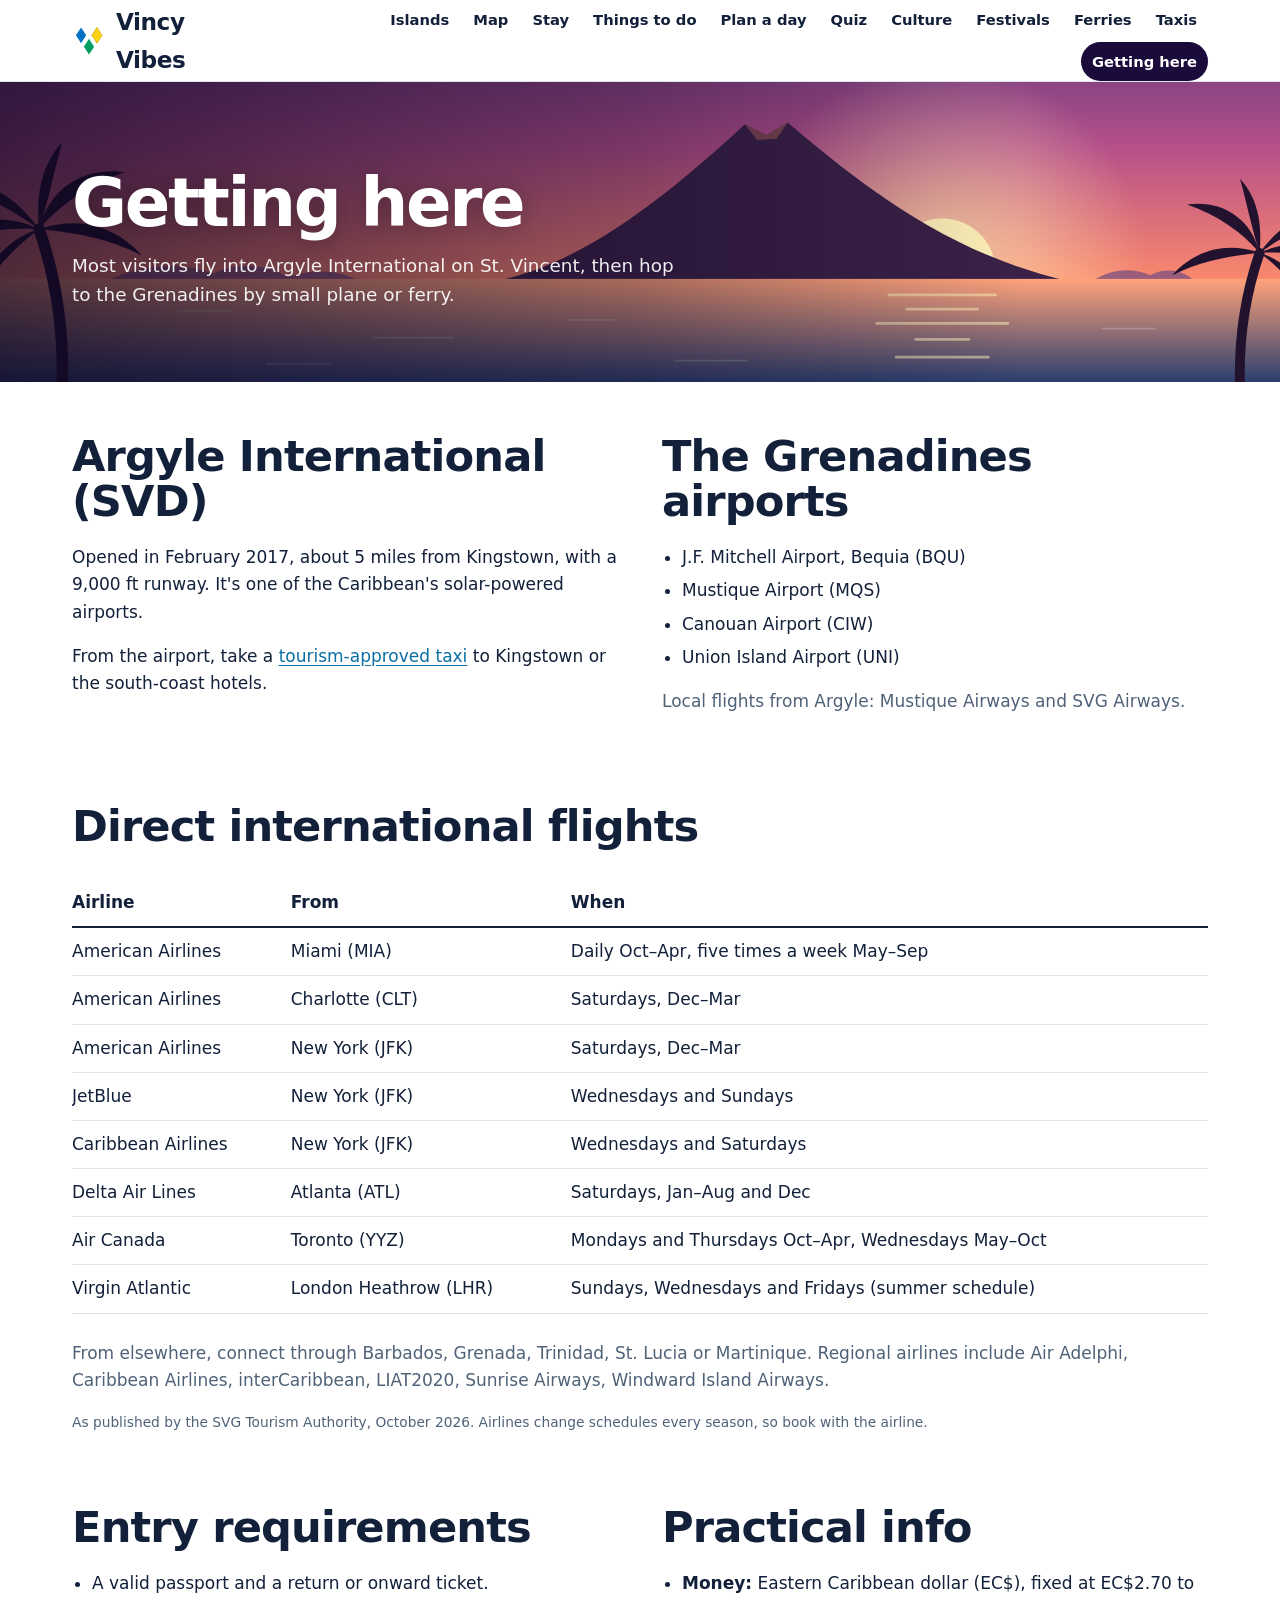
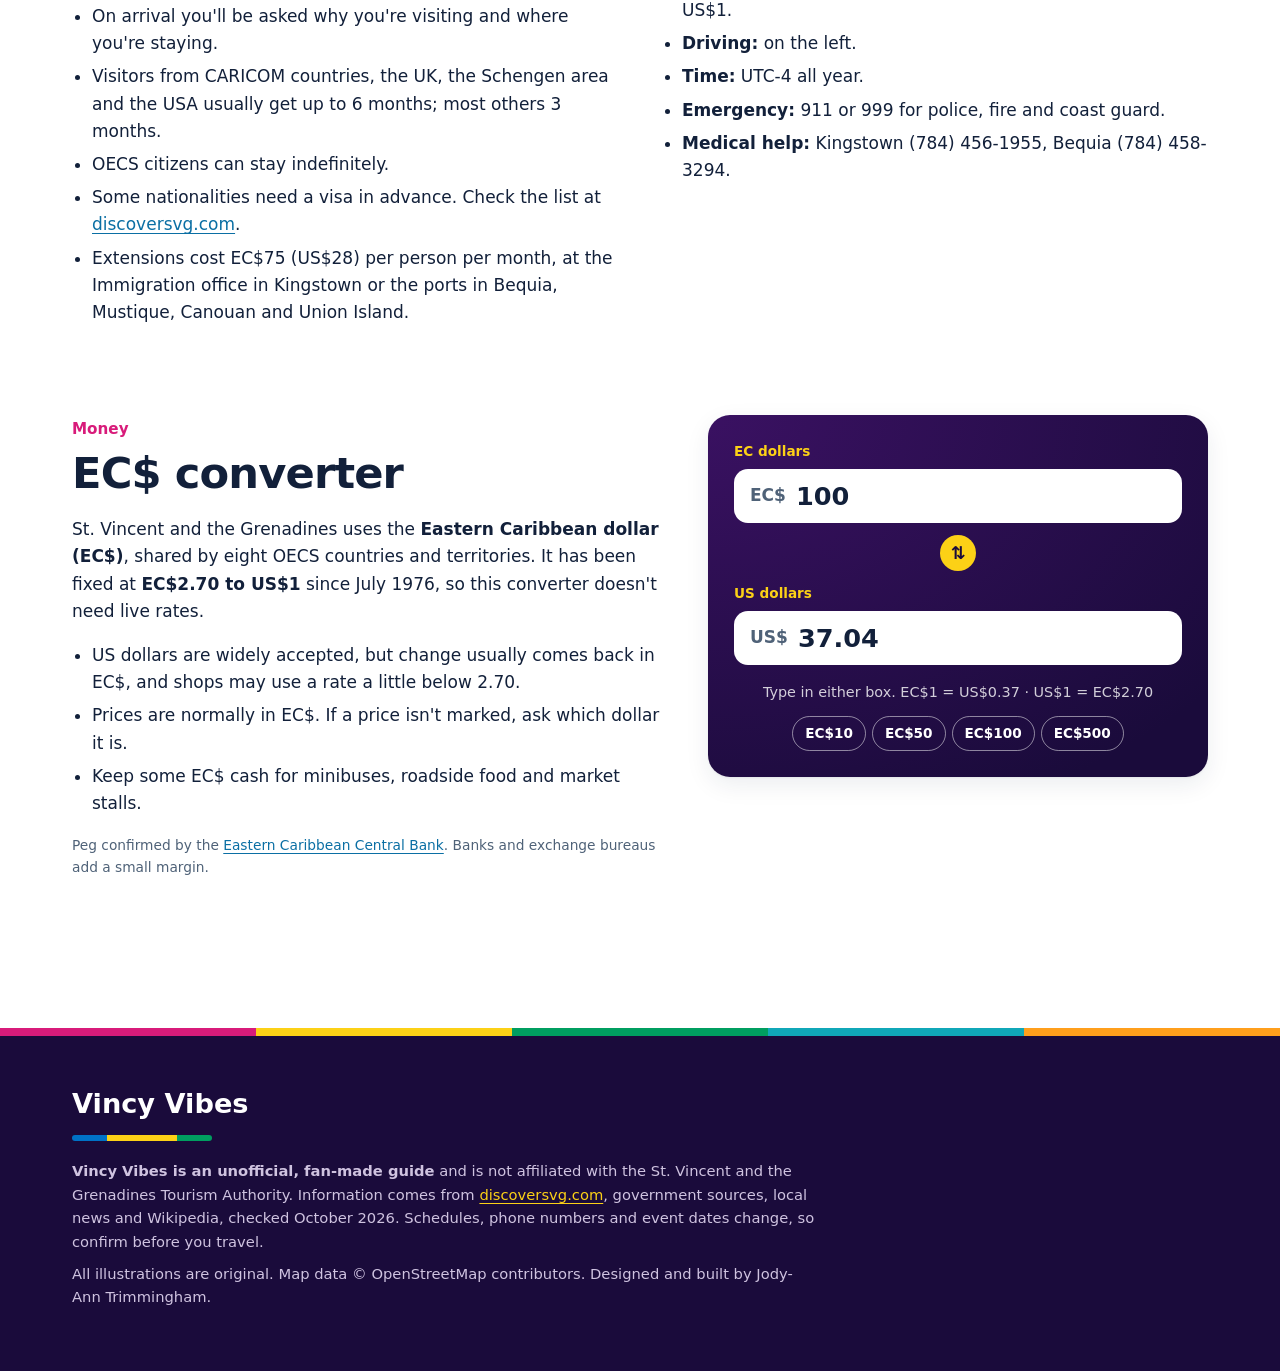
<file: getting-here.html>
<!DOCTYPE html>
<html lang="en">
<head>
  <meta charset="utf-8">
  <meta http-equiv="Content-Security-Policy" content="default-src 'self'; script-src 'self' https://unpkg.com/leaflet@1.9.4/dist/leaflet.js; style-src 'self' 'unsafe-inline' https://fonts.googleapis.com https://unpkg.com/leaflet@1.9.4/dist/leaflet.css; font-src https://fonts.gstatic.com; img-src 'self' data: https://tile.openstreetmap.org https://unpkg.com/leaflet@1.9.4/dist/images/; connect-src 'self' https://api.open-meteo.com https://marine-api.open-meteo.com; object-src 'none'; base-uri 'self'; form-action 'self'">
  <meta name="referrer" content="strict-origin-when-cross-origin">
  <meta name="viewport" content="width=device-width, initial-scale=1">
  <title>Getting here · Vincy Vibes</title>
  <meta name="description" content="Flights, airports and entry requirements for St. Vincent and the Grenadines.">
  <meta name="theme-color" content="#1A0B3B">
  <link rel="icon" href="img/favicon.svg?v=20261022" type="image/svg+xml">
  <link rel="manifest" href="manifest.webmanifest?v=20261022">
  <link rel="apple-touch-icon" href="img/icon-192.png?v=20261022">
  <link rel="preconnect" href="https://fonts.googleapis.com">
  <link rel="preconnect" href="https://fonts.gstatic.com" crossorigin>
  <link rel="stylesheet" href="https://fonts.googleapis.com/css2?family=Bricolage+Grotesque:opsz,wght@12..96,600;12..96,700;12..96,800&family=Manrope:wght@400;500;600;700;800&display=swap">
  <link rel="stylesheet" href="css/style.css?v=20261022">
</head>
<body>
<header class="topbar">
  <div class="wrap topbar-inner">
    <a class="brand" href="index.html"><svg viewBox="0 0 30 30" width="34" height="34" aria-hidden="true"><path fill="#0072C6" d="M8 3l4.5 7L8 17l-4.5-7z"/><path fill="#FCD116" stroke="#C9A400" stroke-width=".6" d="M22 3l4.5 7L22 17l-4.5-7z"/><path fill="#009E60" d="M15 13l4.5 7L15 27l-4.5-7z"/></svg>Vincy Vibes</a>
    <button type="button" class="menu-btn" aria-expanded="false" aria-controls="main-nav">Menu</button>
    <nav class="nav" id="main-nav" aria-label="Main"><a href="islands.html">Islands</a><a href="map.html">Map</a><a href="stay.html">Stay</a><a href="things-to-do.html">Things to do</a><a href="planner.html">Plan a day</a><a href="quiz.html">Quiz</a><a href="culture.html">Culture</a><a href="festivals.html">Festivals</a><a href="ferries.html">Ferries</a><a href="taxis.html">Taxis</a><a href="getting-here.html" aria-current="page">Getting here</a></nav>
  </div>
</header>
<main>
<div class="page-band sky-dawn">
  <svg class="scene" viewBox="0 0 1440 480" preserveAspectRatio="xMidYMax slice" aria-hidden="true" focusable="false">
<defs>
<linearGradient id="skyp" x1="0" y1="0" x2="0" y2="1"><stop offset="0" stop-color="#3B2C77"/><stop offset=".45" stop-color="#B5508A"/><stop offset=".78" stop-color="#FF8C6B"/><stop offset="1" stop-color="#FFD9A0"/></linearGradient>
<linearGradient id="seap" x1="0" y1="0" x2="0" y2="1"><stop offset="0" stop-color="#FFA27A"/><stop offset="1" stop-color="#2A3E6E"/></linearGradient>
<radialGradient id="glowp"><stop offset="0" stop-color="#FFF0B8" stop-opacity=".7"/><stop offset="1" stop-color="#FFF0B8" stop-opacity="0"/></radialGradient>
</defs>
<rect width="1440" height="480" fill="url(#skyp)"/>
<circle cx="1060" cy="350" r="230" fill="url(#glowp)"/>
<circle cx="1060" cy="356" r="60" fill="#FFF0B8"/>
<path d="M120 366 c40-18 80-22 120-8 c24-12 60-12 84 4 c30-10 58-8 80 4 Z" fill="#7A4E7E" opacity=".75"/>
<path d="M1230 366 c18-12 42-16 64-6 c14-8 34-8 50 6 Z" fill="#7A4E7E" opacity=".75"/>
<path d="M560 366 C 660 346 760 262 838 190 L 862 202 L 886 188 C 960 250 1060 334 1200 366 Z" fill="#3A2147"/><path d="M838 190 L 862 202 L 886 188 L 874 206 L 852 208 Z" fill="#FF8C6B" opacity=".35"/>
<rect y="364" width="1440" height="116" fill="url(#seap)"/>
<g stroke="#FFF0B8" stroke-width="3" stroke-linecap="round" opacity=".55"><path d="M1000 382h120M1020 398h80M986 414h148M1030 432h60M1008 452h104"/></g>
<g stroke="#FFFFFF" stroke-width="2" stroke-linecap="round" opacity=".18"><path d="M200 400h60M420 430h90M640 410h50M300 460h70M1240 420h60M760 456h80"/></g>
<g transform="translate(70 486) scale(1.0 1.0)" fill="#22122E" stroke="#22122E"><path d="M0 0 C 2 -60 -6 -120 -26 -178" fill="none" stroke-width="13" stroke-linecap="round"/><path d="M-26 -178 C -66 -198 -110 -190 -140 -158 C -100 -176 -62 -180 -26 -178 Z" stroke="none"/><path d="M-26 -178 C -56 -220 -92 -236 -126 -230 C -86 -216 -54 -198 -26 -178 Z" stroke="none"/><path d="M-26 -178 C -14 -226 26 -248 70 -242 C 30 -228 -2 -206 -26 -178 Z" stroke="none"/><path d="M-26 -178 C 20 -194 62 -180 90 -148 C 52 -168 12 -174 -26 -178 Z" stroke="none"/><path d="M-26 -178 C -30 -220 -22 -252 0 -276 C -10 -240 -16 -208 -26 -178 Z" stroke="none"/><path d="M-26 -178 C -60 -168 -84 -140 -92 -108 C -72 -138 -50 -160 -26 -178 Z" stroke="none"/></g><g transform="translate(1395 486) scale(-0.85 0.85)" fill="#22122E" stroke="#22122E"><path d="M0 0 C 2 -60 -6 -120 -26 -178" fill="none" stroke-width="13" stroke-linecap="round"/><path d="M-26 -178 C -66 -198 -110 -190 -140 -158 C -100 -176 -62 -180 -26 -178 Z" stroke="none"/><path d="M-26 -178 C -56 -220 -92 -236 -126 -230 C -86 -216 -54 -198 -26 -178 Z" stroke="none"/><path d="M-26 -178 C -14 -226 26 -248 70 -242 C 30 -228 -2 -206 -26 -178 Z" stroke="none"/><path d="M-26 -178 C 20 -194 62 -180 90 -148 C 52 -168 12 -174 -26 -178 Z" stroke="none"/><path d="M-26 -178 C -30 -220 -22 -252 0 -276 C -10 -240 -16 -208 -26 -178 Z" stroke="none"/><path d="M-26 -178 C -60 -168 -84 -140 -92 -108 C -72 -138 -50 -160 -26 -178 Z" stroke="none"/></g>
</svg>
  <div class="wrap page-head">
    <h1 id="page-title">Getting here</h1>
    <p class="lede" id="page-lede">Most visitors fly into Argyle International on St. Vincent, then hop to the Grenadines by small plane or ferry.</p>
  </div>
</div>
<div class="wrap content">
  <section class="two-col" aria-label="Airports" style="margin-top:44px">
    <div>
      <h2>Argyle International (SVD)</h2>
      <p>Opened in February 2017, about 5 miles from Kingstown, with a 9,000 ft runway. It's one of the Caribbean's solar-powered airports.</p>
      <p>From the airport, take a <a href="taxis.html">tourism-approved taxi</a> to Kingstown or the south-coast hotels.</p>
    </div>
    <div>
      <h2>The Grenadines airports</h2>
      <ul class="plain-list">
        <li>J.F. Mitchell Airport, Bequia (BQU)</li>
        <li>Mustique Airport (MQS)</li>
        <li>Canouan Airport (CIW)</li>
        <li>Union Island Airport (UNI)</li>
      </ul>
      <p class="muted" id="local-airlines"></p>
    </div>
  </section>
  <section aria-labelledby="flights-title">
    <h2 id="flights-title">Direct international flights</h2>
    <div class="table-scroll">
      <table class="timetable" id="flights">
        <thead><tr><th scope="col">Airline</th><th scope="col">From</th><th scope="col">When</th></tr></thead>
        <tbody></tbody>
      </table>
    </div>
    <p class="muted" id="connections"></p>
    <p class="footnote">As published by the SVG Tourism Authority, October 2026. Airlines change schedules every season, so book with the airline.</p>
  </section>
  <section class="two-col" aria-label="Entry and practical information">
    <div>
      <h2>Entry requirements</h2>
      <ul class="plain-list">
        <li>A valid passport and a return or onward ticket.</li>
        <li>On arrival you'll be asked why you're visiting and where you're staying.</li>
        <li>Visitors from CARICOM countries, the UK, the Schengen area and the USA usually get up to 6 months; most others 3 months.</li>
        <li>OECS citizens can stay indefinitely.</li>
        <li>Some nationalities need a visa in advance. Check the list at <a href="https://discoversvg.com/travel/getting-to-svg/">discoversvg.com</a>.</li>
        <li>Extensions cost EC$75 (US$28) per person per month, at the Immigration office in Kingstown or the ports in Bequia, Mustique, Canouan and Union Island.</li>
      </ul>
    </div>
    <div>
      <h2>Practical info</h2>
      <ul class="plain-list">
        <li><strong>Money:</strong> Eastern Caribbean dollar (EC$), fixed at EC$2.70 to US$1.</li>
        <li><strong>Driving:</strong> on the left.</li>
        <li><strong>Time:</strong> UTC-4 all year.</li>
        <li><strong>Emergency:</strong> 911 or 999 for police, fire and coast guard.</li>
        <li><strong>Medical help:</strong> Kingstown (784) 456-1955, Bequia (784) 458-3294.</li>
      </ul>
    </div>
  </section>
  <section class="money" id="money" aria-labelledby="money-title">
    <div class="money-intro">
      <span class="kicker">Money</span>
      <h2 id="money-title">EC$ converter</h2>
      <p>St. Vincent and the Grenadines uses the <strong>Eastern Caribbean dollar (EC$)</strong>, shared by eight OECS countries and territories. It has been fixed at <strong>EC$2.70 to US$1</strong> since July 1976, so this converter doesn't need live rates.</p>
      <ul class="plain-list">
        <li>US dollars are widely accepted, but change usually comes back in EC$, and shops may use a rate a little below 2.70.</li>
        <li>Prices are normally in EC$. If a price isn't marked, ask which dollar it is.</li>
        <li>Keep some EC$ cash for minibuses, roadside food and market stalls.</li>
      </ul>
      <p class="footnote">Peg confirmed by the <a href="https://www.eccb-centralbank.org/news/eccb-celebrates-49-years-of-strength-and-stability-of-ec-dollar-peg">Eastern Caribbean Central Bank</a>. Banks and exchange bureaus add a small margin.</p>
    </div>
    <form class="converter" id="converter" aria-label="Currency converter">
      <div class="cv-field">
        <label for="cv-ec">EC dollars</label>
        <div class="cv-input"><span aria-hidden="true">EC$</span><input id="cv-ec" type="text" inputmode="decimal" autocomplete="off" value="100"></div>
      </div>
      <span class="cv-swap" aria-hidden="true">⇅</span>
      <div class="cv-field">
        <label for="cv-us">US dollars</label>
        <div class="cv-input"><span aria-hidden="true">US$</span><input id="cv-us" type="text" inputmode="decimal" autocomplete="off" value="37.04"></div>
      </div>
      <p class="cv-rate">Type in either box. EC$1 = US$0.37 · US$1 = EC$2.70</p>
      <div class="cv-quick" role="group" aria-label="Quick amounts in EC$">
        <button type="button" data-ec="10">EC$10</button><button type="button" data-ec="50">EC$50</button><button type="button" data-ec="100">EC$100</button><button type="button" data-ec="500">EC$500</button>
      </div>
    </form>
  </section>
</div>

</main>
<div class="net-toast" id="net-toast" role="status" hidden></div>
<div class="confetti-edge" aria-hidden="true"></div>
<footer class="footer">
  <div class="wrap">
    <span class="brand-foot">Vincy Vibes</span>
    <div class="stripe" aria-hidden="true"><span class="s-blue"></span><span class="s-gold"></span><span class="s-green"></span></div>
    <p><strong>Vincy Vibes is an unofficial, fan-made guide</strong> and is not affiliated with the St. Vincent and the Grenadines Tourism Authority. Information comes from <a href="https://discoversvg.com/">discoversvg.com</a>, government sources, local news and Wikipedia, checked October 2026. Schedules, phone numbers and event dates change, so confirm before you travel.</p>
    <p>All illustrations are original. Map data &copy; OpenStreetMap contributors. Designed and built by Jody-Ann Trimmingham.</p>
    <p class="app-line"><button type="button" class="install-btn" id="install-btn" hidden>Install Vincy Vibes on this device</button> <span id="offline-ready"></span></p>
  </div>
</footer>
<script src="js/data/islands.js?v=20261022"></script>
<script src="js/site.js?v=20261022"></script>
<script src="js/data/travel.js?v=20261022"></script>
<script src="js/getting-here.js?v=20261022"></script>
<script src="js/converter.js?v=20261022"></script>
</body>
</html>
</file>
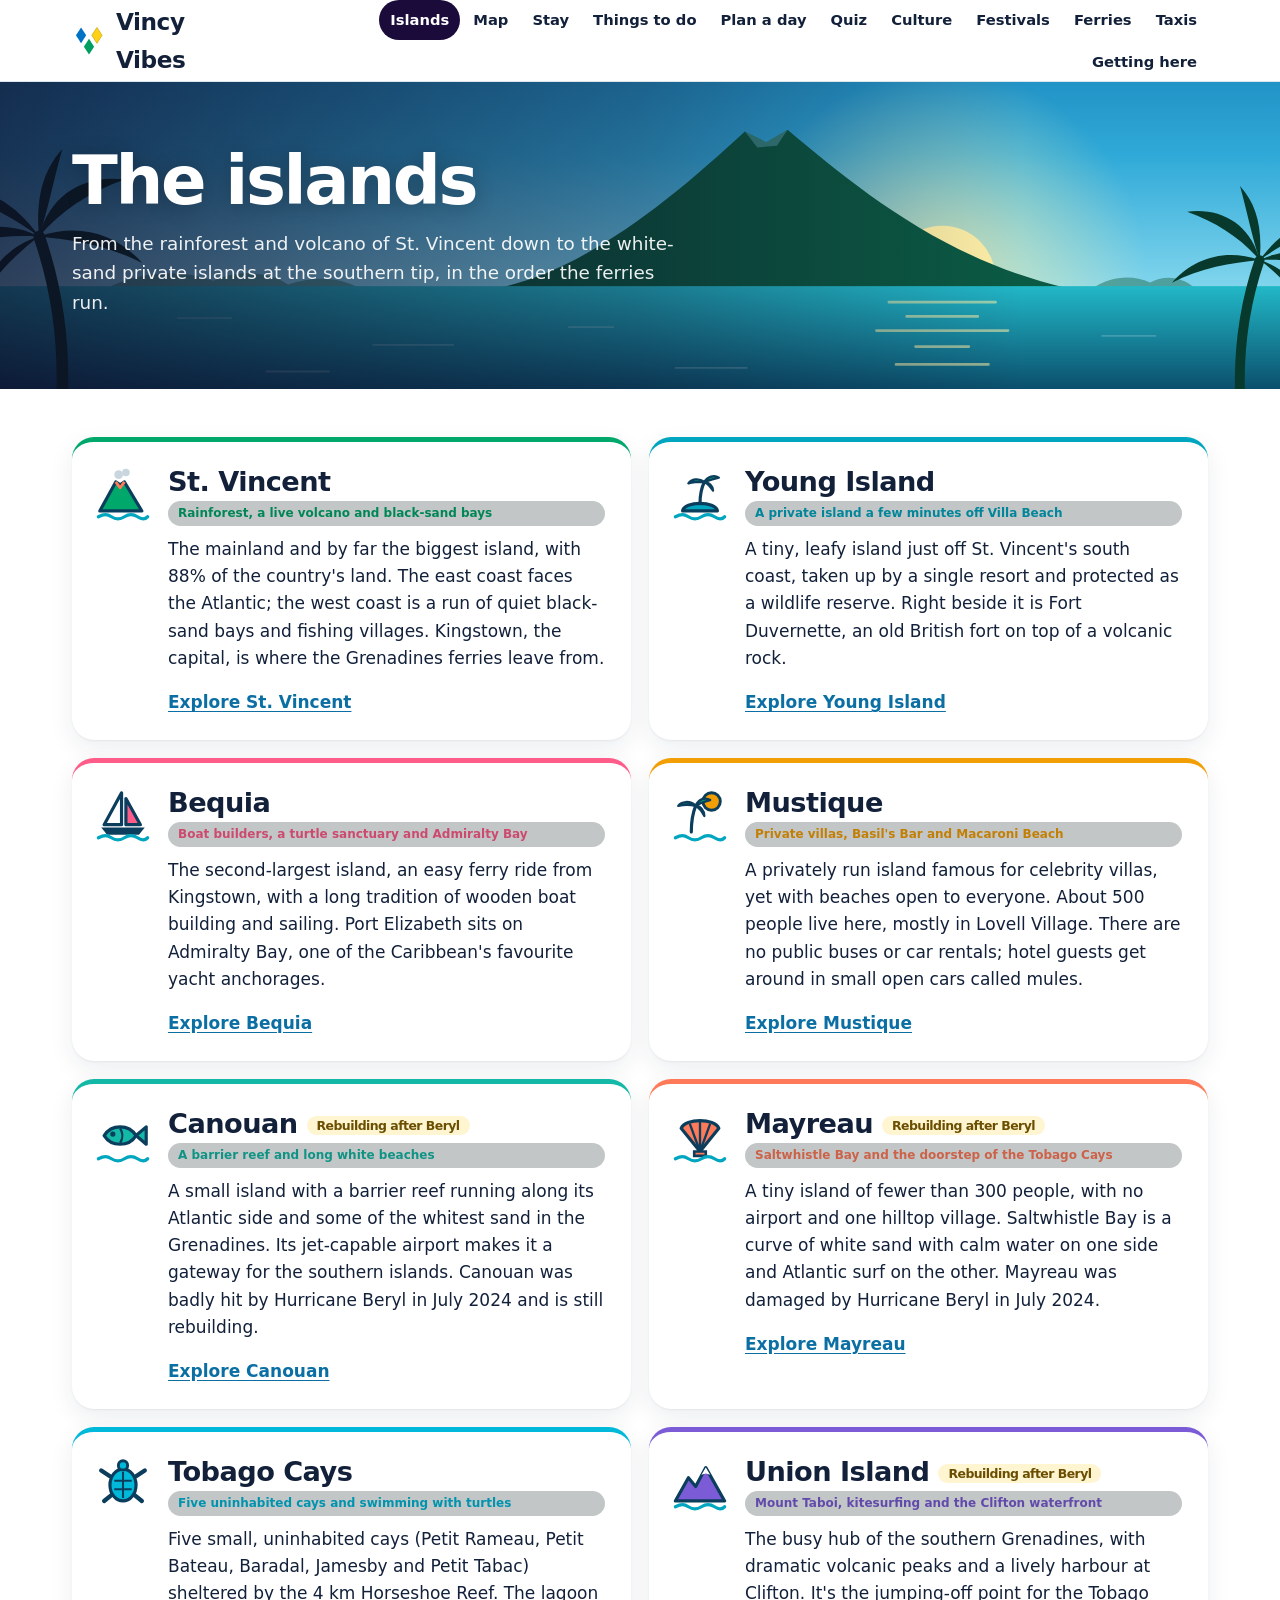
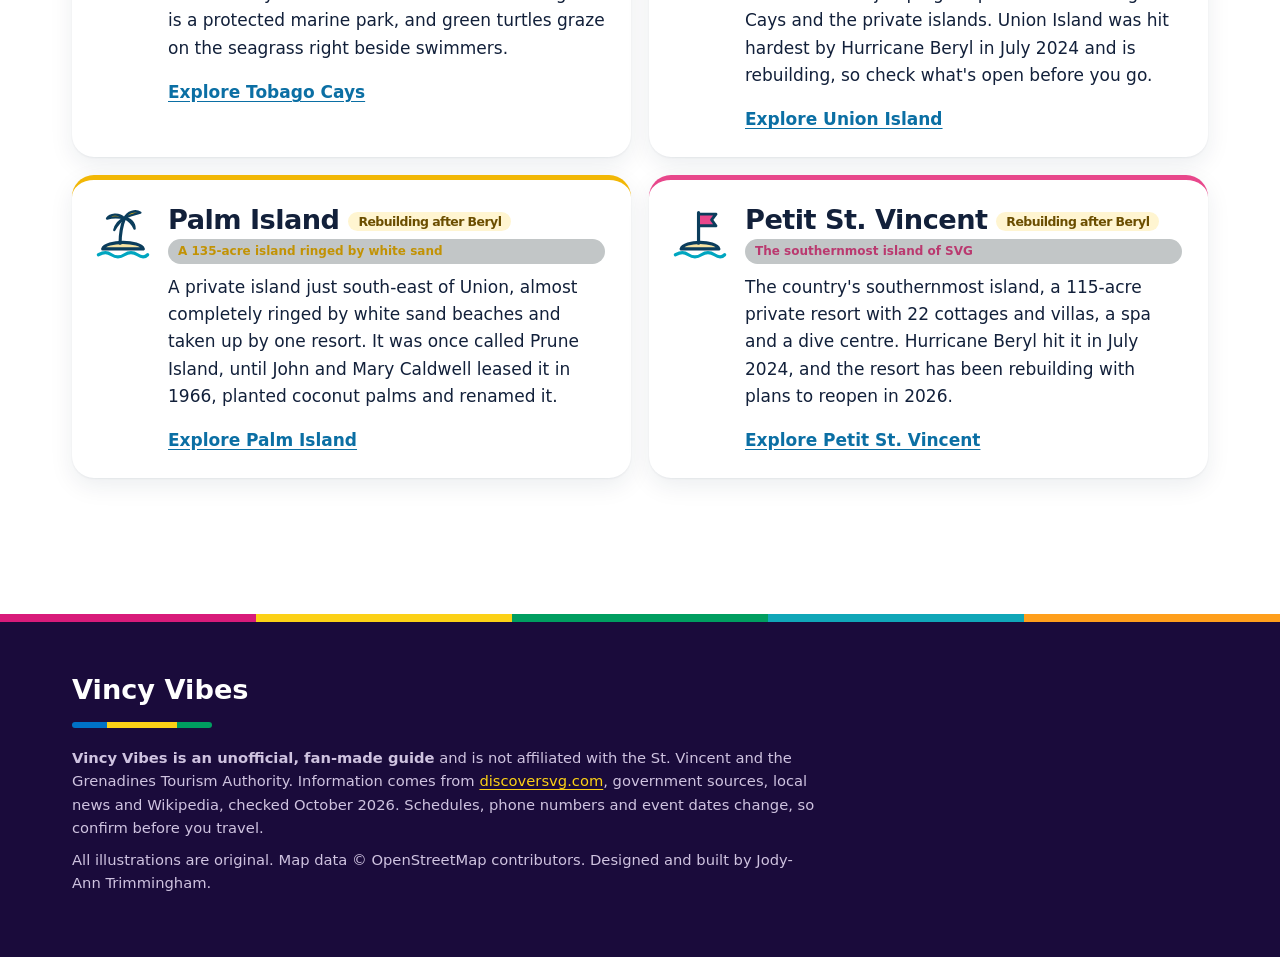
<file: islands.html>
<!DOCTYPE html>
<html lang="en">
<head>
  <meta charset="utf-8">
  <meta http-equiv="Content-Security-Policy" content="default-src 'self'; script-src 'self' https://unpkg.com/leaflet@1.9.4/dist/leaflet.js; style-src 'self' 'unsafe-inline' https://fonts.googleapis.com https://unpkg.com/leaflet@1.9.4/dist/leaflet.css; font-src https://fonts.gstatic.com; img-src 'self' data: https://tile.openstreetmap.org https://unpkg.com/leaflet@1.9.4/dist/images/; connect-src 'self' https://api.open-meteo.com https://marine-api.open-meteo.com; object-src 'none'; base-uri 'self'; form-action 'self'">
  <meta name="referrer" content="strict-origin-when-cross-origin">
  <meta name="viewport" content="width=device-width, initial-scale=1">
  <title>The islands · Vincy Vibes</title>
  <meta name="description" content="All the islands of St. Vincent and the Grenadines, north to south.">
  <meta name="theme-color" content="#1A0B3B">
  <link rel="icon" href="img/favicon.svg?v=20261022" type="image/svg+xml">
  <link rel="manifest" href="manifest.webmanifest?v=20261022">
  <link rel="apple-touch-icon" href="img/icon-192.png?v=20261022">
  <link rel="preconnect" href="https://fonts.googleapis.com">
  <link rel="preconnect" href="https://fonts.gstatic.com" crossorigin>
  <link rel="stylesheet" href="https://fonts.googleapis.com/css2?family=Bricolage+Grotesque:opsz,wght@12..96,600;12..96,700;12..96,800&family=Manrope:wght@400;500;600;700;800&display=swap">
  <link rel="stylesheet" href="css/style.css?v=20261022">
</head>
<body>
<header class="topbar">
  <div class="wrap topbar-inner">
    <a class="brand" href="index.html"><svg viewBox="0 0 30 30" width="34" height="34" aria-hidden="true"><path fill="#0072C6" d="M8 3l4.5 7L8 17l-4.5-7z"/><path fill="#FCD116" stroke="#C9A400" stroke-width=".6" d="M22 3l4.5 7L22 17l-4.5-7z"/><path fill="#009E60" d="M15 13l4.5 7L15 27l-4.5-7z"/></svg>Vincy Vibes</a>
    <button type="button" class="menu-btn" aria-expanded="false" aria-controls="main-nav">Menu</button>
    <nav class="nav" id="main-nav" aria-label="Main"><a href="islands.html" aria-current="page">Islands</a><a href="map.html">Map</a><a href="stay.html">Stay</a><a href="things-to-do.html">Things to do</a><a href="planner.html">Plan a day</a><a href="quiz.html">Quiz</a><a href="culture.html">Culture</a><a href="festivals.html">Festivals</a><a href="ferries.html">Ferries</a><a href="taxis.html">Taxis</a><a href="getting-here.html">Getting here</a></nav>
  </div>
</header>
<main>
<div class="page-band sky-day">
  <svg class="scene" viewBox="0 0 1440 480" preserveAspectRatio="xMidYMax slice" aria-hidden="true" focusable="false">
<defs>
<linearGradient id="skyp" x1="0" y1="0" x2="0" y2="1"><stop offset="0" stop-color="#0E6FA8"/><stop offset=".45" stop-color="#2FA9D8"/><stop offset=".78" stop-color="#86D8EE"/><stop offset="1" stop-color="#D8F4F7"/></linearGradient>
<linearGradient id="seap" x1="0" y1="0" x2="0" y2="1"><stop offset="0" stop-color="#22B8C8"/><stop offset="1" stop-color="#0B4F6C"/></linearGradient>
<radialGradient id="glowp"><stop offset="0" stop-color="#FFF1A8" stop-opacity=".7"/><stop offset="1" stop-color="#FFF1A8" stop-opacity="0"/></radialGradient>
</defs>
<rect width="1440" height="480" fill="url(#skyp)"/>
<circle cx="1060" cy="350" r="230" fill="url(#glowp)"/>
<circle cx="1060" cy="356" r="60" fill="#FFF1A8"/>
<path d="M120 366 c40-18 80-22 120-8 c24-12 60-12 84 4 c30-10 58-8 80 4 Z" fill="#3E8F86" opacity=".75"/>
<path d="M1230 366 c18-12 42-16 64-6 c14-8 34-8 50 6 Z" fill="#3E8F86" opacity=".75"/>
<path d="M560 366 C 660 346 760 262 838 190 L 862 202 L 886 188 C 960 250 1060 334 1200 366 Z" fill="#0B5A43"/><path d="M838 190 L 862 202 L 886 188 L 874 206 L 852 208 Z" fill="#86D8EE" opacity=".35"/>
<rect y="364" width="1440" height="116" fill="url(#seap)"/>
<g stroke="#FFF1A8" stroke-width="3" stroke-linecap="round" opacity=".55"><path d="M1000 382h120M1020 398h80M986 414h148M1030 432h60M1008 452h104"/></g>
<g stroke="#FFFFFF" stroke-width="2" stroke-linecap="round" opacity=".18"><path d="M200 400h60M420 430h90M640 410h50M300 460h70M1240 420h60M760 456h80"/></g>
<g transform="translate(70 486) scale(1.0 1.0)" fill="#073A2C" stroke="#073A2C"><path d="M0 0 C 2 -60 -6 -120 -26 -178" fill="none" stroke-width="13" stroke-linecap="round"/><path d="M-26 -178 C -66 -198 -110 -190 -140 -158 C -100 -176 -62 -180 -26 -178 Z" stroke="none"/><path d="M-26 -178 C -56 -220 -92 -236 -126 -230 C -86 -216 -54 -198 -26 -178 Z" stroke="none"/><path d="M-26 -178 C -14 -226 26 -248 70 -242 C 30 -228 -2 -206 -26 -178 Z" stroke="none"/><path d="M-26 -178 C 20 -194 62 -180 90 -148 C 52 -168 12 -174 -26 -178 Z" stroke="none"/><path d="M-26 -178 C -30 -220 -22 -252 0 -276 C -10 -240 -16 -208 -26 -178 Z" stroke="none"/><path d="M-26 -178 C -60 -168 -84 -140 -92 -108 C -72 -138 -50 -160 -26 -178 Z" stroke="none"/></g><g transform="translate(1395 486) scale(-0.85 0.85)" fill="#073A2C" stroke="#073A2C"><path d="M0 0 C 2 -60 -6 -120 -26 -178" fill="none" stroke-width="13" stroke-linecap="round"/><path d="M-26 -178 C -66 -198 -110 -190 -140 -158 C -100 -176 -62 -180 -26 -178 Z" stroke="none"/><path d="M-26 -178 C -56 -220 -92 -236 -126 -230 C -86 -216 -54 -198 -26 -178 Z" stroke="none"/><path d="M-26 -178 C -14 -226 26 -248 70 -242 C 30 -228 -2 -206 -26 -178 Z" stroke="none"/><path d="M-26 -178 C 20 -194 62 -180 90 -148 C 52 -168 12 -174 -26 -178 Z" stroke="none"/><path d="M-26 -178 C -30 -220 -22 -252 0 -276 C -10 -240 -16 -208 -26 -178 Z" stroke="none"/><path d="M-26 -178 C -60 -168 -84 -140 -92 -108 C -72 -138 -50 -160 -26 -178 Z" stroke="none"/></g>
</svg>
  <div class="wrap page-head">
    <h1 id="page-title">The islands</h1>
    <p class="lede" id="page-lede">From the rainforest and volcano of St. Vincent down to the white-sand private islands at the southern tip, in the order the ferries run.</p>
  </div>
</div>
<div class="wrap content">
  <section style="margin-top:40px"><ol class="island-list" id="island-list"></ol></section>
</div>

</main>
<div class="net-toast" id="net-toast" role="status" hidden></div>
<div class="confetti-edge" aria-hidden="true"></div>
<footer class="footer">
  <div class="wrap">
    <span class="brand-foot">Vincy Vibes</span>
    <div class="stripe" aria-hidden="true"><span class="s-blue"></span><span class="s-gold"></span><span class="s-green"></span></div>
    <p><strong>Vincy Vibes is an unofficial, fan-made guide</strong> and is not affiliated with the St. Vincent and the Grenadines Tourism Authority. Information comes from <a href="https://discoversvg.com/">discoversvg.com</a>, government sources, local news and Wikipedia, checked October 2026. Schedules, phone numbers and event dates change, so confirm before you travel.</p>
    <p>All illustrations are original. Map data &copy; OpenStreetMap contributors. Designed and built by Jody-Ann Trimmingham.</p>
    <p class="app-line"><button type="button" class="install-btn" id="install-btn" hidden>Install Vincy Vibes on this device</button> <span id="offline-ready"></span></p>
  </div>
</footer>
<script src="js/data/islands.js?v=20261022"></script>
<script src="js/site.js?v=20261022"></script>
<script src="js/islands.js?v=20261022"></script>
</body>
</html>
</file>
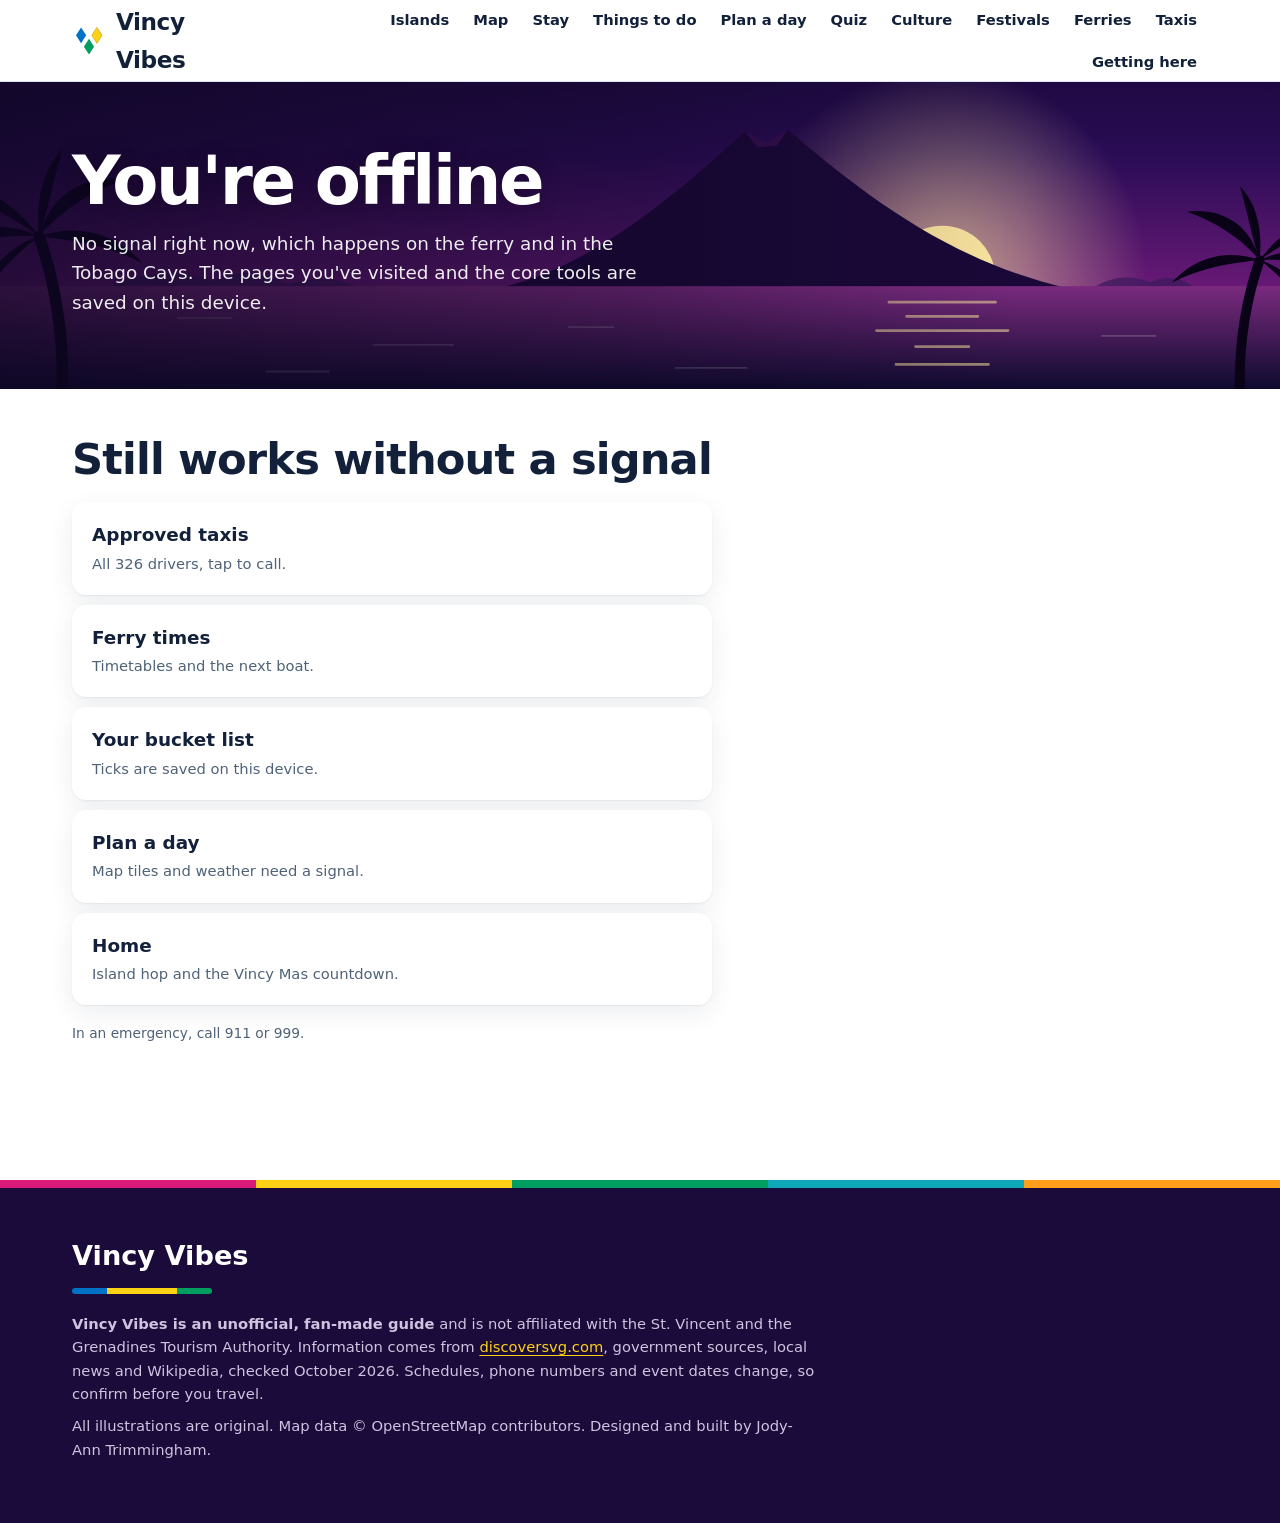
<file: offline.html>
<!DOCTYPE html>
<html lang="en">
<head>
  <meta charset="utf-8">
  <meta http-equiv="Content-Security-Policy" content="default-src 'self'; script-src 'self' https://unpkg.com/leaflet@1.9.4/dist/leaflet.js; style-src 'self' 'unsafe-inline' https://fonts.googleapis.com https://unpkg.com/leaflet@1.9.4/dist/leaflet.css; font-src https://fonts.gstatic.com; img-src 'self' data: https://tile.openstreetmap.org https://unpkg.com/leaflet@1.9.4/dist/images/; connect-src 'self' https://api.open-meteo.com https://marine-api.open-meteo.com; object-src 'none'; base-uri 'self'; form-action 'self'">
  <meta name="referrer" content="strict-origin-when-cross-origin">
  <meta name="viewport" content="width=device-width, initial-scale=1">
  <title>Offline · Vincy Vibes</title>
  <meta name="description" content="You're offline. Saved pages still work.">
  <meta name="theme-color" content="#1A0B3B">
  <link rel="icon" href="img/favicon.svg?v=20261022" type="image/svg+xml">
  <link rel="manifest" href="manifest.webmanifest?v=20261022">
  <link rel="apple-touch-icon" href="img/icon-192.png?v=20261022">
  <link rel="preconnect" href="https://fonts.googleapis.com">
  <link rel="preconnect" href="https://fonts.gstatic.com" crossorigin>
  <link rel="stylesheet" href="https://fonts.googleapis.com/css2?family=Bricolage+Grotesque:opsz,wght@12..96,600;12..96,700;12..96,800&family=Manrope:wght@400;500;600;700;800&display=swap">
  <link rel="stylesheet" href="css/style.css?v=20261022">
</head>
<body>
<header class="topbar">
  <div class="wrap topbar-inner">
    <a class="brand" href="index.html"><svg viewBox="0 0 30 30" width="34" height="34" aria-hidden="true"><path fill="#0072C6" d="M8 3l4.5 7L8 17l-4.5-7z"/><path fill="#FCD116" stroke="#C9A400" stroke-width=".6" d="M22 3l4.5 7L22 17l-4.5-7z"/><path fill="#009E60" d="M15 13l4.5 7L15 27l-4.5-7z"/></svg>Vincy Vibes</a>
    <button type="button" class="menu-btn" aria-expanded="false" aria-controls="main-nav">Menu</button>
    <nav class="nav" id="main-nav" aria-label="Main"><a href="islands.html">Islands</a><a href="map.html">Map</a><a href="stay.html">Stay</a><a href="things-to-do.html">Things to do</a><a href="planner.html">Plan a day</a><a href="quiz.html">Quiz</a><a href="culture.html">Culture</a><a href="festivals.html">Festivals</a><a href="ferries.html">Ferries</a><a href="taxis.html">Taxis</a><a href="getting-here.html">Getting here</a></nav>
  </div>
</header>
<main>
<div class="page-band sky-night">
  <svg class="scene" viewBox="0 0 1440 480" preserveAspectRatio="xMidYMax slice" aria-hidden="true" focusable="false">
<defs>
<linearGradient id="skyp" x1="0" y1="0" x2="0" y2="1"><stop offset="0" stop-color="#0D0626"/><stop offset=".45" stop-color="#2A0C55"/><stop offset=".78" stop-color="#6B1A78"/><stop offset="1" stop-color="#C23A7E"/></linearGradient>
<linearGradient id="seap" x1="0" y1="0" x2="0" y2="1"><stop offset="0" stop-color="#7A2A7E"/><stop offset="1" stop-color="#0D0A2E"/></linearGradient>
<radialGradient id="glowp"><stop offset="0" stop-color="#FCE6A0" stop-opacity=".7"/><stop offset="1" stop-color="#FCE6A0" stop-opacity="0"/></radialGradient>
</defs>
<rect width="1440" height="480" fill="url(#skyp)"/>
<circle cx="1060" cy="350" r="230" fill="url(#glowp)"/>
<circle cx="1060" cy="356" r="60" fill="#FCE6A0"/>
<path d="M120 366 c40-18 80-22 120-8 c24-12 60-12 84 4 c30-10 58-8 80 4 Z" fill="#3E1A5E" opacity=".75"/>
<path d="M1230 366 c18-12 42-16 64-6 c14-8 34-8 50 6 Z" fill="#3E1A5E" opacity=".75"/>
<path d="M560 366 C 660 346 760 262 838 190 L 862 202 L 886 188 C 960 250 1060 334 1200 366 Z" fill="#1A0838"/><path d="M838 190 L 862 202 L 886 188 L 874 206 L 852 208 Z" fill="#6B1A78" opacity=".35"/>
<rect y="364" width="1440" height="116" fill="url(#seap)"/>
<g stroke="#FCE6A0" stroke-width="3" stroke-linecap="round" opacity=".55"><path d="M1000 382h120M1020 398h80M986 414h148M1030 432h60M1008 452h104"/></g>
<g stroke="#FFFFFF" stroke-width="2" stroke-linecap="round" opacity=".18"><path d="M200 400h60M420 430h90M640 410h50M300 460h70M1240 420h60M760 456h80"/></g>
<g transform="translate(70 486) scale(1.0 1.0)" fill="#0A0318" stroke="#0A0318"><path d="M0 0 C 2 -60 -6 -120 -26 -178" fill="none" stroke-width="13" stroke-linecap="round"/><path d="M-26 -178 C -66 -198 -110 -190 -140 -158 C -100 -176 -62 -180 -26 -178 Z" stroke="none"/><path d="M-26 -178 C -56 -220 -92 -236 -126 -230 C -86 -216 -54 -198 -26 -178 Z" stroke="none"/><path d="M-26 -178 C -14 -226 26 -248 70 -242 C 30 -228 -2 -206 -26 -178 Z" stroke="none"/><path d="M-26 -178 C 20 -194 62 -180 90 -148 C 52 -168 12 -174 -26 -178 Z" stroke="none"/><path d="M-26 -178 C -30 -220 -22 -252 0 -276 C -10 -240 -16 -208 -26 -178 Z" stroke="none"/><path d="M-26 -178 C -60 -168 -84 -140 -92 -108 C -72 -138 -50 -160 -26 -178 Z" stroke="none"/></g><g transform="translate(1395 486) scale(-0.85 0.85)" fill="#0A0318" stroke="#0A0318"><path d="M0 0 C 2 -60 -6 -120 -26 -178" fill="none" stroke-width="13" stroke-linecap="round"/><path d="M-26 -178 C -66 -198 -110 -190 -140 -158 C -100 -176 -62 -180 -26 -178 Z" stroke="none"/><path d="M-26 -178 C -56 -220 -92 -236 -126 -230 C -86 -216 -54 -198 -26 -178 Z" stroke="none"/><path d="M-26 -178 C -14 -226 26 -248 70 -242 C 30 -228 -2 -206 -26 -178 Z" stroke="none"/><path d="M-26 -178 C 20 -194 62 -180 90 -148 C 52 -168 12 -174 -26 -178 Z" stroke="none"/><path d="M-26 -178 C -30 -220 -22 -252 0 -276 C -10 -240 -16 -208 -26 -178 Z" stroke="none"/><path d="M-26 -178 C -60 -168 -84 -140 -92 -108 C -72 -138 -50 -160 -26 -178 Z" stroke="none"/></g>
</svg>
  <div class="wrap page-head">
    <h1 id="page-title">You're offline</h1>
    <p class="lede" id="page-lede">No signal right now, which happens on the ferry and in the Tobago Cays. The pages you've visited and the core tools are saved on this device.</p>
  </div>
</div>
<div class="wrap content">
  <section style="margin-top:40px">
    <h2>Still works without a signal</h2>
    <ul class="tool-list offline-list">
      <li><a class="tool-link" href="taxis.html"><div><strong>Approved taxis</strong><span>All 326 drivers, tap to call.</span></div></a></li>
      <li><a class="tool-link" href="ferries.html"><div><strong>Ferry times</strong><span>Timetables and the next boat.</span></div></a></li>
      <li><a class="tool-link" href="things-to-do.html"><div><strong>Your bucket list</strong><span>Ticks are saved on this device.</span></div></a></li>
      <li><a class="tool-link" href="planner.html"><div><strong>Plan a day</strong><span>Map tiles and weather need a signal.</span></div></a></li>
      <li><a class="tool-link" href="index.html"><div><strong>Home</strong><span>Island hop and the Vincy Mas countdown.</span></div></a></li>
    </ul>
    <p class="footnote">In an emergency, call 911 or 999.</p>
  </section>
</div>

</main>
<div class="net-toast" id="net-toast" role="status" hidden></div>
<div class="confetti-edge" aria-hidden="true"></div>
<footer class="footer">
  <div class="wrap">
    <span class="brand-foot">Vincy Vibes</span>
    <div class="stripe" aria-hidden="true"><span class="s-blue"></span><span class="s-gold"></span><span class="s-green"></span></div>
    <p><strong>Vincy Vibes is an unofficial, fan-made guide</strong> and is not affiliated with the St. Vincent and the Grenadines Tourism Authority. Information comes from <a href="https://discoversvg.com/">discoversvg.com</a>, government sources, local news and Wikipedia, checked October 2026. Schedules, phone numbers and event dates change, so confirm before you travel.</p>
    <p>All illustrations are original. Map data &copy; OpenStreetMap contributors. Designed and built by Jody-Ann Trimmingham.</p>
    <p class="app-line"><button type="button" class="install-btn" id="install-btn" hidden>Install Vincy Vibes on this device</button> <span id="offline-ready"></span></p>
  </div>
</footer>
<script src="js/data/islands.js?v=20261022"></script>
<script src="js/site.js?v=20261022"></script>
</body>
</html>
</file>
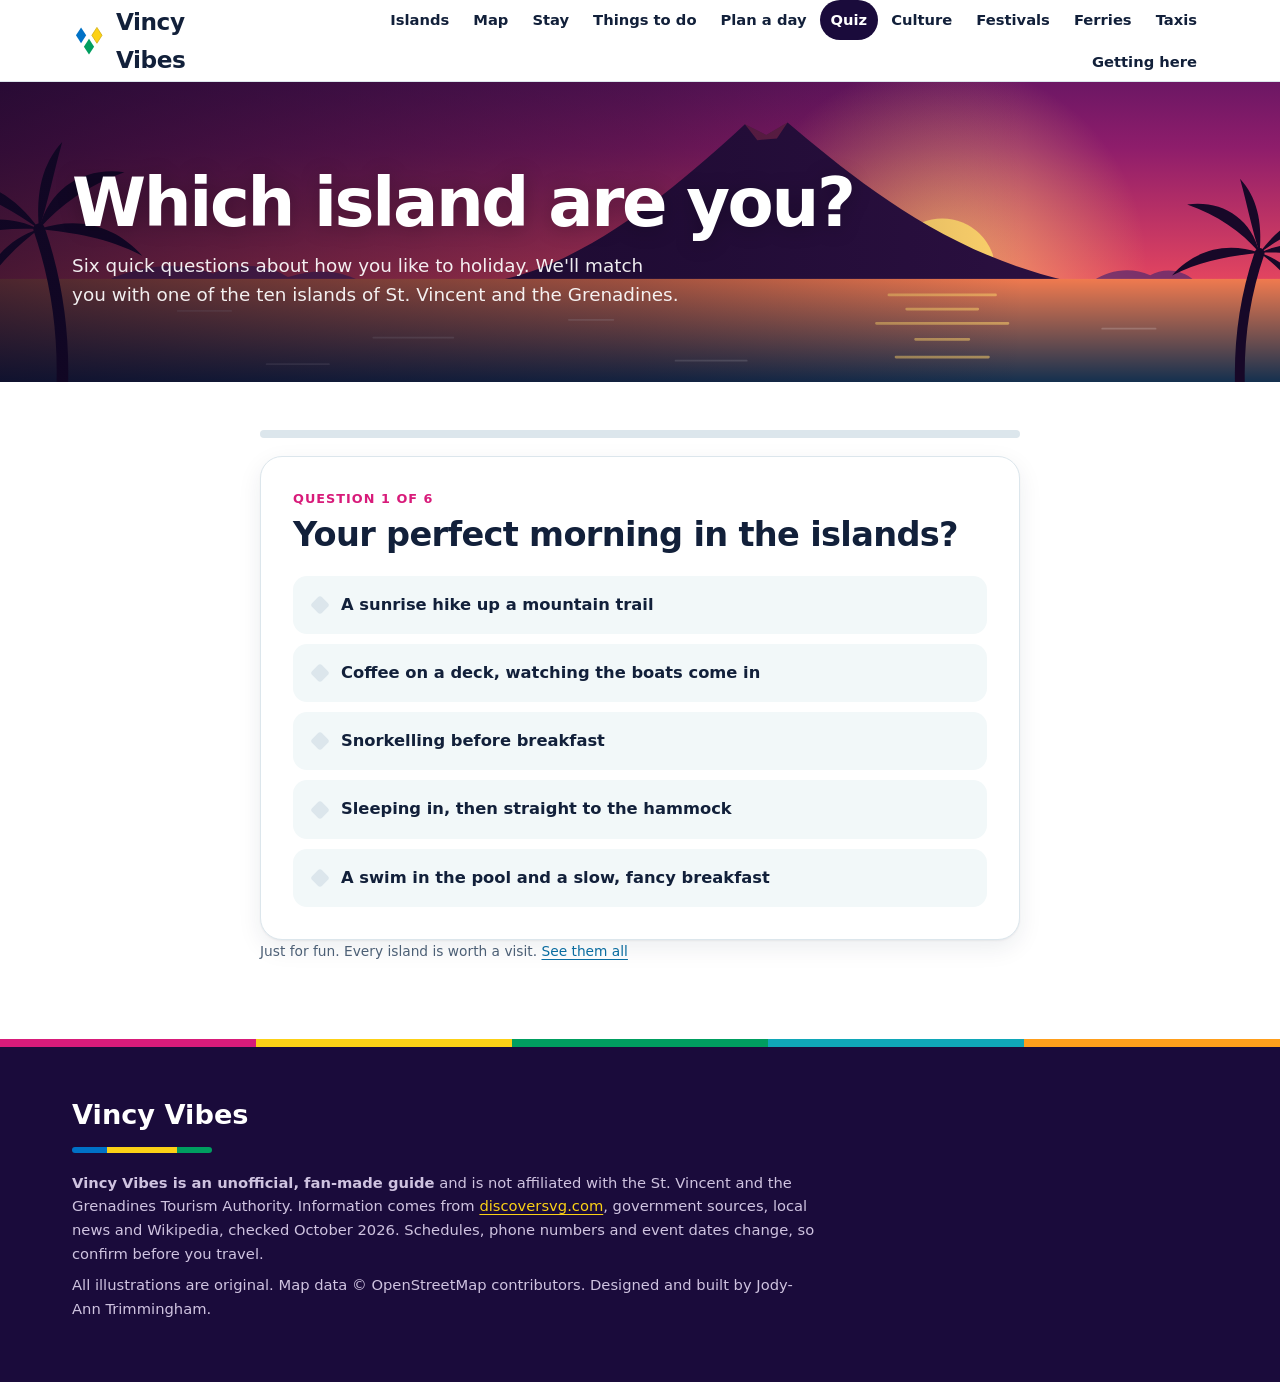
<file: quiz.html>
<!DOCTYPE html>
<html lang="en">
<head>
  <meta charset="utf-8">
  <meta http-equiv="Content-Security-Policy" content="default-src 'self'; script-src 'self' https://unpkg.com/leaflet@1.9.4/dist/leaflet.js; style-src 'self' 'unsafe-inline' https://fonts.googleapis.com https://unpkg.com/leaflet@1.9.4/dist/leaflet.css; font-src https://fonts.gstatic.com; img-src 'self' data: https://tile.openstreetmap.org https://unpkg.com/leaflet@1.9.4/dist/images/; connect-src 'self' https://api.open-meteo.com https://marine-api.open-meteo.com; object-src 'none'; base-uri 'self'; form-action 'self'">
  <meta name="referrer" content="strict-origin-when-cross-origin">
  <meta name="viewport" content="width=device-width, initial-scale=1">
  <title>Which island are you? · Vincy Vibes</title>
  <meta name="description" content="Take the quiz and find out which island of St. Vincent and the Grenadines matches your holiday style.">
  <meta name="theme-color" content="#1A0B3B">
  <link rel="icon" href="img/favicon.svg?v=20261022" type="image/svg+xml">
  <link rel="manifest" href="manifest.webmanifest?v=20261022">
  <link rel="apple-touch-icon" href="img/icon-192.png?v=20261022">
  <link rel="preconnect" href="https://fonts.googleapis.com">
  <link rel="preconnect" href="https://fonts.gstatic.com" crossorigin>
  <link rel="stylesheet" href="https://fonts.googleapis.com/css2?family=Bricolage+Grotesque:opsz,wght@12..96,600;12..96,700;12..96,800&family=Manrope:wght@400;500;600;700;800&display=swap">
  <link rel="stylesheet" href="css/style.css?v=20261022">
</head>
<body>
<header class="topbar">
  <div class="wrap topbar-inner">
    <a class="brand" href="index.html"><svg viewBox="0 0 30 30" width="34" height="34" aria-hidden="true"><path fill="#0072C6" d="M8 3l4.5 7L8 17l-4.5-7z"/><path fill="#FCD116" stroke="#C9A400" stroke-width=".6" d="M22 3l4.5 7L22 17l-4.5-7z"/><path fill="#009E60" d="M15 13l4.5 7L15 27l-4.5-7z"/></svg>Vincy Vibes</a>
    <button type="button" class="menu-btn" aria-expanded="false" aria-controls="main-nav">Menu</button>
    <nav class="nav" id="main-nav" aria-label="Main"><a href="islands.html">Islands</a><a href="map.html">Map</a><a href="stay.html">Stay</a><a href="things-to-do.html">Things to do</a><a href="planner.html">Plan a day</a><a href="quiz.html" aria-current="page">Quiz</a><a href="culture.html">Culture</a><a href="festivals.html">Festivals</a><a href="ferries.html">Ferries</a><a href="taxis.html">Taxis</a><a href="getting-here.html">Getting here</a></nav>
  </div>
</header>
<main>
<div class="page-band sky-dusk">
  <svg class="scene" viewBox="0 0 1440 480" preserveAspectRatio="xMidYMax slice" aria-hidden="true" focusable="false">
<defs>
<linearGradient id="skyp" x1="0" y1="0" x2="0" y2="1"><stop offset="0" stop-color="#2B0B57"/><stop offset=".45" stop-color="#8E1D6B"/><stop offset=".78" stop-color="#E8475F"/><stop offset="1" stop-color="#FFB04D"/></linearGradient>
<linearGradient id="seap" x1="0" y1="0" x2="0" y2="1"><stop offset="0" stop-color="#F07A4F"/><stop offset="1" stop-color="#14304F"/></linearGradient>
<radialGradient id="glowp"><stop offset="0" stop-color="#FFD36B" stop-opacity=".7"/><stop offset="1" stop-color="#FFD36B" stop-opacity="0"/></radialGradient>
</defs>
<rect width="1440" height="480" fill="url(#skyp)"/>
<circle cx="1060" cy="350" r="230" fill="url(#glowp)"/>
<circle cx="1060" cy="356" r="60" fill="#FFD36B"/>
<path d="M120 366 c40-18 80-22 120-8 c24-12 60-12 84 4 c30-10 58-8 80 4 Z" fill="#5B2A6E" opacity=".75"/>
<path d="M1230 366 c18-12 42-16 64-6 c14-8 34-8 50 6 Z" fill="#5B2A6E" opacity=".75"/>
<path d="M560 366 C 660 346 760 262 838 190 L 862 202 L 886 188 C 960 250 1060 334 1200 366 Z" fill="#2A0F3F"/><path d="M838 190 L 862 202 L 886 188 L 874 206 L 852 208 Z" fill="#E8475F" opacity=".35"/>
<rect y="364" width="1440" height="116" fill="url(#seap)"/>
<g stroke="#FFD36B" stroke-width="3" stroke-linecap="round" opacity=".55"><path d="M1000 382h120M1020 398h80M986 414h148M1030 432h60M1008 452h104"/></g>
<g stroke="#FFFFFF" stroke-width="2" stroke-linecap="round" opacity=".18"><path d="M200 400h60M420 430h90M640 410h50M300 460h70M1240 420h60M760 456h80"/></g>
<g transform="translate(70 486) scale(1.0 1.0)" fill="#170828" stroke="#170828"><path d="M0 0 C 2 -60 -6 -120 -26 -178" fill="none" stroke-width="13" stroke-linecap="round"/><path d="M-26 -178 C -66 -198 -110 -190 -140 -158 C -100 -176 -62 -180 -26 -178 Z" stroke="none"/><path d="M-26 -178 C -56 -220 -92 -236 -126 -230 C -86 -216 -54 -198 -26 -178 Z" stroke="none"/><path d="M-26 -178 C -14 -226 26 -248 70 -242 C 30 -228 -2 -206 -26 -178 Z" stroke="none"/><path d="M-26 -178 C 20 -194 62 -180 90 -148 C 52 -168 12 -174 -26 -178 Z" stroke="none"/><path d="M-26 -178 C -30 -220 -22 -252 0 -276 C -10 -240 -16 -208 -26 -178 Z" stroke="none"/><path d="M-26 -178 C -60 -168 -84 -140 -92 -108 C -72 -138 -50 -160 -26 -178 Z" stroke="none"/></g><g transform="translate(1395 486) scale(-0.85 0.85)" fill="#170828" stroke="#170828"><path d="M0 0 C 2 -60 -6 -120 -26 -178" fill="none" stroke-width="13" stroke-linecap="round"/><path d="M-26 -178 C -66 -198 -110 -190 -140 -158 C -100 -176 -62 -180 -26 -178 Z" stroke="none"/><path d="M-26 -178 C -56 -220 -92 -236 -126 -230 C -86 -216 -54 -198 -26 -178 Z" stroke="none"/><path d="M-26 -178 C -14 -226 26 -248 70 -242 C 30 -228 -2 -206 -26 -178 Z" stroke="none"/><path d="M-26 -178 C 20 -194 62 -180 90 -148 C 52 -168 12 -174 -26 -178 Z" stroke="none"/><path d="M-26 -178 C -30 -220 -22 -252 0 -276 C -10 -240 -16 -208 -26 -178 Z" stroke="none"/><path d="M-26 -178 C -60 -168 -84 -140 -92 -108 C -72 -138 -50 -160 -26 -178 Z" stroke="none"/></g>
</svg>
  <div class="wrap page-head">
    <h1 id="page-title">Which island are you?</h1>
    <p class="lede" id="page-lede">Six quick questions about how you like to holiday. We'll match you with one of the ten islands of St. Vincent and the Grenadines.</p>
  </div>
</div>
<div class="wrap content">
  <section class="quiz-wrap" aria-label="Quiz">
    <div class="quiz-progress" aria-hidden="true"><span id="quiz-bar"></span></div>
    <div class="quiz-card" id="quiz-card" aria-live="polite">
      <noscript><p>The quiz needs JavaScript. You can still <a href="islands.html">browse all the islands</a>.</p></noscript>
    </div>
    <p class="footnote">Just for fun. Every island is worth a visit. <a href="islands.html">See them all</a></p>
  </section>
</div>

</main>
<div class="net-toast" id="net-toast" role="status" hidden></div>
<div class="confetti-edge" aria-hidden="true"></div>
<footer class="footer">
  <div class="wrap">
    <span class="brand-foot">Vincy Vibes</span>
    <div class="stripe" aria-hidden="true"><span class="s-blue"></span><span class="s-gold"></span><span class="s-green"></span></div>
    <p><strong>Vincy Vibes is an unofficial, fan-made guide</strong> and is not affiliated with the St. Vincent and the Grenadines Tourism Authority. Information comes from <a href="https://discoversvg.com/">discoversvg.com</a>, government sources, local news and Wikipedia, checked October 2026. Schedules, phone numbers and event dates change, so confirm before you travel.</p>
    <p>All illustrations are original. Map data &copy; OpenStreetMap contributors. Designed and built by Jody-Ann Trimmingham.</p>
    <p class="app-line"><button type="button" class="install-btn" id="install-btn" hidden>Install Vincy Vibes on this device</button> <span id="offline-ready"></span></p>
  </div>
</footer>
<script src="js/data/islands.js?v=20261022"></script>
<script src="js/site.js?v=20261022"></script>
<script src="js/quiz.js?v=20261022"></script>
</body>
</html>
</file>
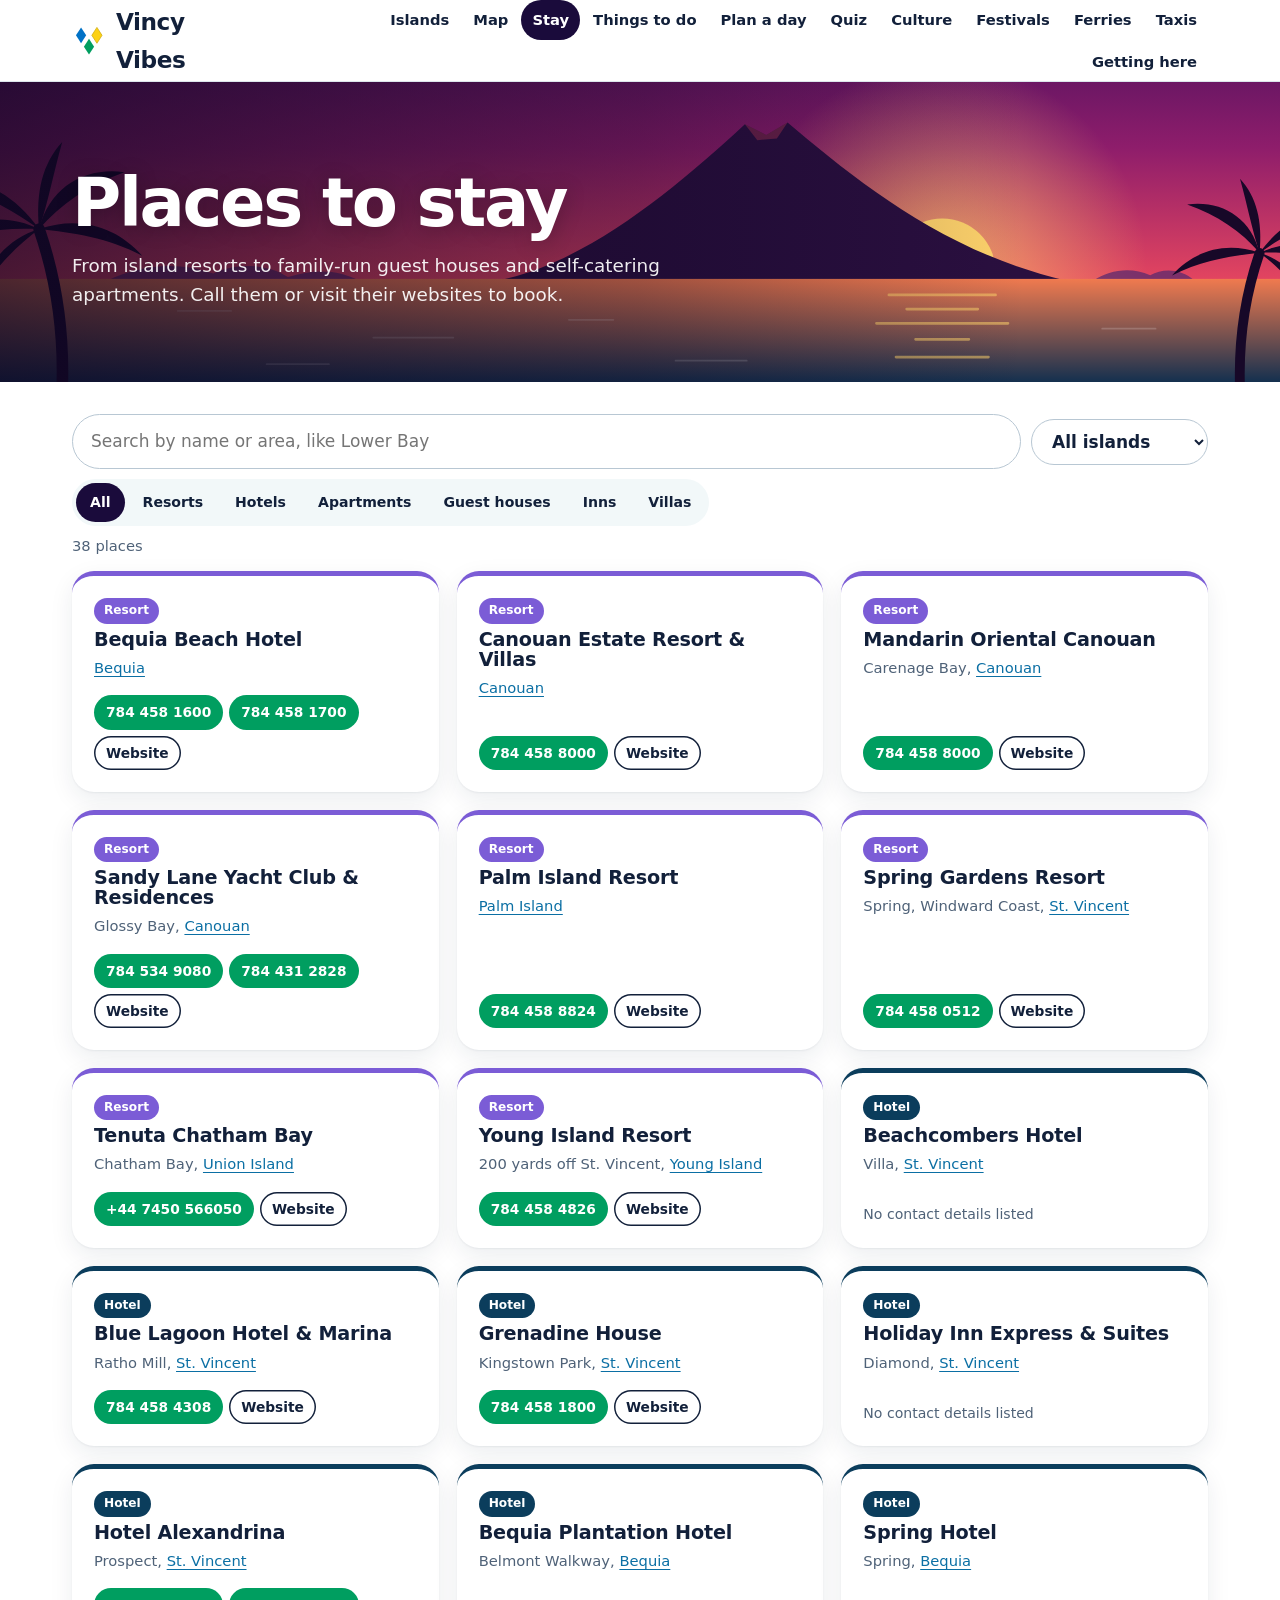
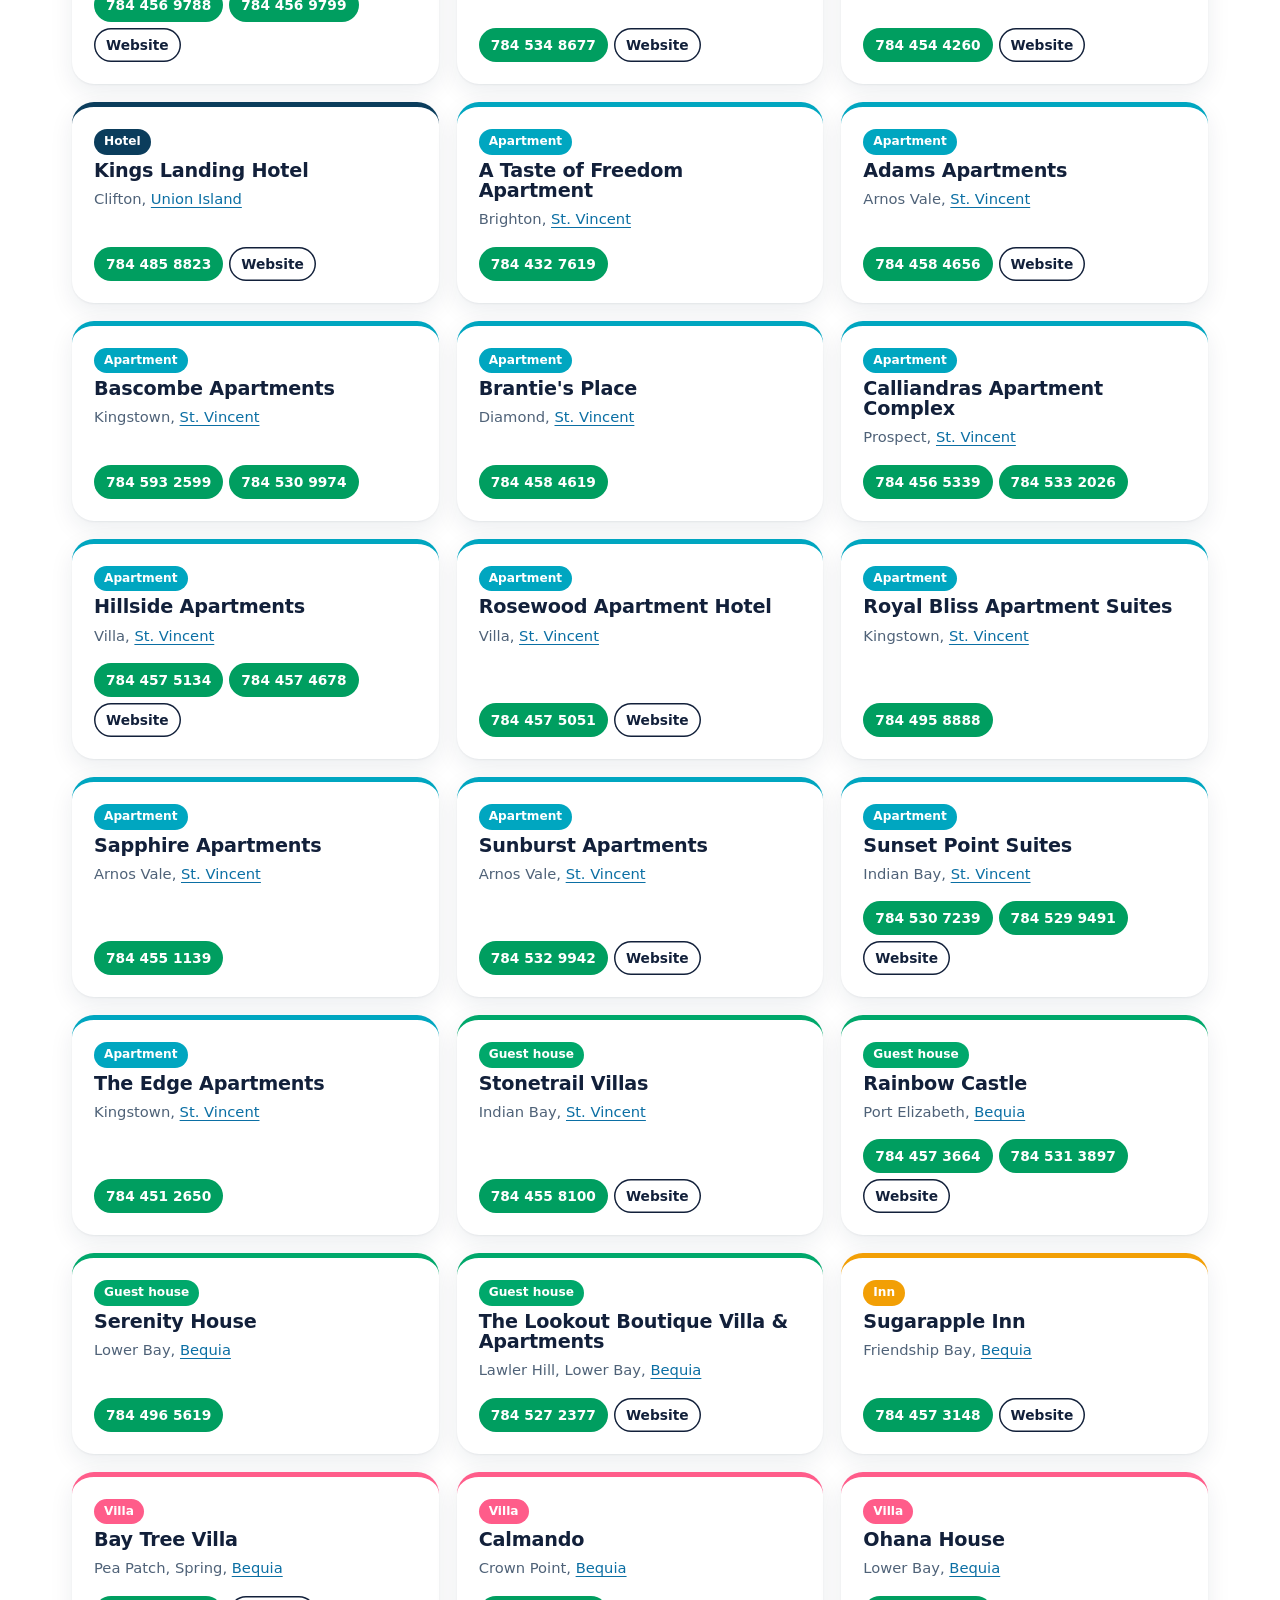
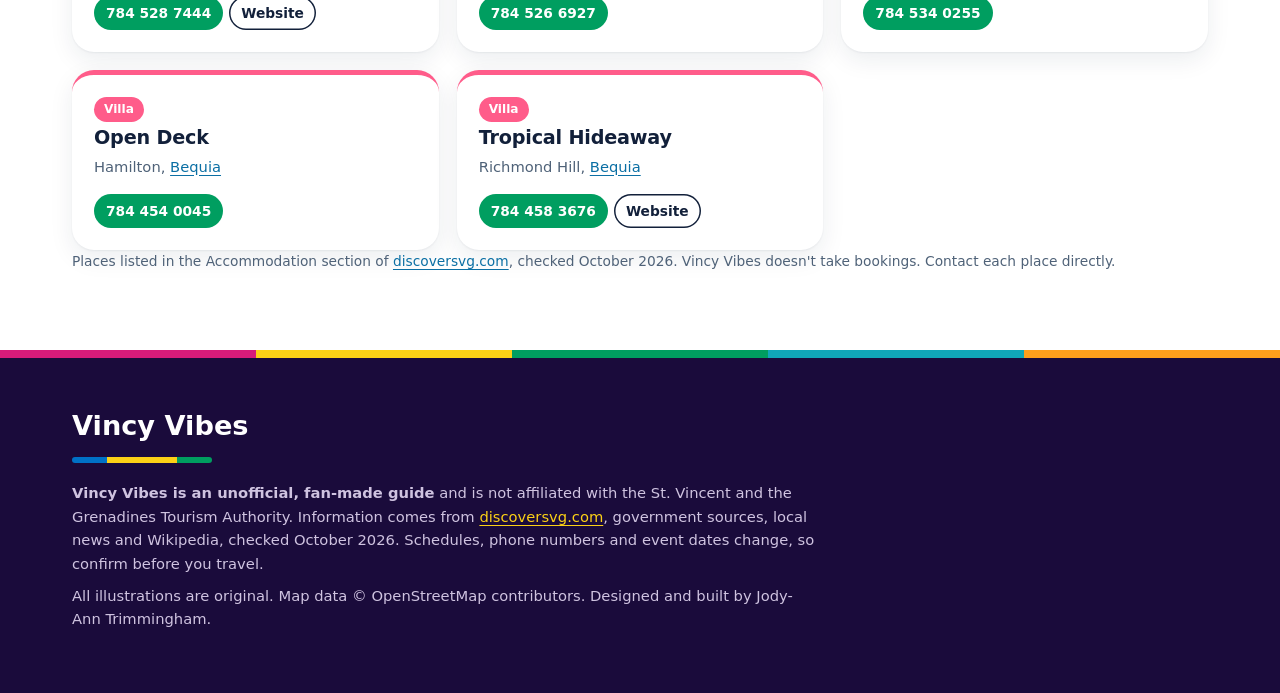
<file: stay.html>
<!DOCTYPE html>
<html lang="en">
<head>
  <meta charset="utf-8">
  <meta http-equiv="Content-Security-Policy" content="default-src 'self'; script-src 'self' https://unpkg.com/leaflet@1.9.4/dist/leaflet.js; style-src 'self' 'unsafe-inline' https://fonts.googleapis.com https://unpkg.com/leaflet@1.9.4/dist/leaflet.css; font-src https://fonts.gstatic.com; img-src 'self' data: https://tile.openstreetmap.org https://unpkg.com/leaflet@1.9.4/dist/images/; connect-src 'self' https://api.open-meteo.com https://marine-api.open-meteo.com; object-src 'none'; base-uri 'self'; form-action 'self'">
  <meta name="referrer" content="strict-origin-when-cross-origin">
  <meta name="viewport" content="width=device-width, initial-scale=1">
  <title>Places to stay · Vincy Vibes</title>
  <meta name="description" content="Resorts, hotels, guest houses, villas and apartments in St. Vincent and the Grenadines.">
  <meta name="theme-color" content="#1A0B3B">
  <link rel="icon" href="img/favicon.svg?v=20261022" type="image/svg+xml">
  <link rel="manifest" href="manifest.webmanifest?v=20261022">
  <link rel="apple-touch-icon" href="img/icon-192.png?v=20261022">
  <link rel="preconnect" href="https://fonts.googleapis.com">
  <link rel="preconnect" href="https://fonts.gstatic.com" crossorigin>
  <link rel="stylesheet" href="https://fonts.googleapis.com/css2?family=Bricolage+Grotesque:opsz,wght@12..96,600;12..96,700;12..96,800&family=Manrope:wght@400;500;600;700;800&display=swap">
  <link rel="stylesheet" href="css/style.css?v=20261022">
</head>
<body>
<header class="topbar">
  <div class="wrap topbar-inner">
    <a class="brand" href="index.html"><svg viewBox="0 0 30 30" width="34" height="34" aria-hidden="true"><path fill="#0072C6" d="M8 3l4.5 7L8 17l-4.5-7z"/><path fill="#FCD116" stroke="#C9A400" stroke-width=".6" d="M22 3l4.5 7L22 17l-4.5-7z"/><path fill="#009E60" d="M15 13l4.5 7L15 27l-4.5-7z"/></svg>Vincy Vibes</a>
    <button type="button" class="menu-btn" aria-expanded="false" aria-controls="main-nav">Menu</button>
    <nav class="nav" id="main-nav" aria-label="Main"><a href="islands.html">Islands</a><a href="map.html">Map</a><a href="stay.html" aria-current="page">Stay</a><a href="things-to-do.html">Things to do</a><a href="planner.html">Plan a day</a><a href="quiz.html">Quiz</a><a href="culture.html">Culture</a><a href="festivals.html">Festivals</a><a href="ferries.html">Ferries</a><a href="taxis.html">Taxis</a><a href="getting-here.html">Getting here</a></nav>
  </div>
</header>
<main>
<div class="page-band sky-dusk">
  <svg class="scene" viewBox="0 0 1440 480" preserveAspectRatio="xMidYMax slice" aria-hidden="true" focusable="false">
<defs>
<linearGradient id="skyp" x1="0" y1="0" x2="0" y2="1"><stop offset="0" stop-color="#2B0B57"/><stop offset=".45" stop-color="#8E1D6B"/><stop offset=".78" stop-color="#E8475F"/><stop offset="1" stop-color="#FFB04D"/></linearGradient>
<linearGradient id="seap" x1="0" y1="0" x2="0" y2="1"><stop offset="0" stop-color="#F07A4F"/><stop offset="1" stop-color="#14304F"/></linearGradient>
<radialGradient id="glowp"><stop offset="0" stop-color="#FFD36B" stop-opacity=".7"/><stop offset="1" stop-color="#FFD36B" stop-opacity="0"/></radialGradient>
</defs>
<rect width="1440" height="480" fill="url(#skyp)"/>
<circle cx="1060" cy="350" r="230" fill="url(#glowp)"/>
<circle cx="1060" cy="356" r="60" fill="#FFD36B"/>
<path d="M120 366 c40-18 80-22 120-8 c24-12 60-12 84 4 c30-10 58-8 80 4 Z" fill="#5B2A6E" opacity=".75"/>
<path d="M1230 366 c18-12 42-16 64-6 c14-8 34-8 50 6 Z" fill="#5B2A6E" opacity=".75"/>
<path d="M560 366 C 660 346 760 262 838 190 L 862 202 L 886 188 C 960 250 1060 334 1200 366 Z" fill="#2A0F3F"/><path d="M838 190 L 862 202 L 886 188 L 874 206 L 852 208 Z" fill="#E8475F" opacity=".35"/>
<rect y="364" width="1440" height="116" fill="url(#seap)"/>
<g stroke="#FFD36B" stroke-width="3" stroke-linecap="round" opacity=".55"><path d="M1000 382h120M1020 398h80M986 414h148M1030 432h60M1008 452h104"/></g>
<g stroke="#FFFFFF" stroke-width="2" stroke-linecap="round" opacity=".18"><path d="M200 400h60M420 430h90M640 410h50M300 460h70M1240 420h60M760 456h80"/></g>
<g transform="translate(70 486) scale(1.0 1.0)" fill="#170828" stroke="#170828"><path d="M0 0 C 2 -60 -6 -120 -26 -178" fill="none" stroke-width="13" stroke-linecap="round"/><path d="M-26 -178 C -66 -198 -110 -190 -140 -158 C -100 -176 -62 -180 -26 -178 Z" stroke="none"/><path d="M-26 -178 C -56 -220 -92 -236 -126 -230 C -86 -216 -54 -198 -26 -178 Z" stroke="none"/><path d="M-26 -178 C -14 -226 26 -248 70 -242 C 30 -228 -2 -206 -26 -178 Z" stroke="none"/><path d="M-26 -178 C 20 -194 62 -180 90 -148 C 52 -168 12 -174 -26 -178 Z" stroke="none"/><path d="M-26 -178 C -30 -220 -22 -252 0 -276 C -10 -240 -16 -208 -26 -178 Z" stroke="none"/><path d="M-26 -178 C -60 -168 -84 -140 -92 -108 C -72 -138 -50 -160 -26 -178 Z" stroke="none"/></g><g transform="translate(1395 486) scale(-0.85 0.85)" fill="#170828" stroke="#170828"><path d="M0 0 C 2 -60 -6 -120 -26 -178" fill="none" stroke-width="13" stroke-linecap="round"/><path d="M-26 -178 C -66 -198 -110 -190 -140 -158 C -100 -176 -62 -180 -26 -178 Z" stroke="none"/><path d="M-26 -178 C -56 -220 -92 -236 -126 -230 C -86 -216 -54 -198 -26 -178 Z" stroke="none"/><path d="M-26 -178 C -14 -226 26 -248 70 -242 C 30 -228 -2 -206 -26 -178 Z" stroke="none"/><path d="M-26 -178 C 20 -194 62 -180 90 -148 C 52 -168 12 -174 -26 -178 Z" stroke="none"/><path d="M-26 -178 C -30 -220 -22 -252 0 -276 C -10 -240 -16 -208 -26 -178 Z" stroke="none"/><path d="M-26 -178 C -60 -168 -84 -140 -92 -108 C -72 -138 -50 -160 -26 -178 Z" stroke="none"/></g>
</svg>
  <div class="wrap page-head">
    <h1 id="page-title">Places to stay</h1>
    <p class="lede" id="page-lede">From island resorts to family-run guest houses and self-catering apartments. Call them or visit their websites to book.</p>
  </div>
</div>
<div class="wrap content">
  <div class="search-bar">
    <label class="sr-only" for="stay-q">Search places to stay</label>
    <input type="search" id="stay-q" placeholder="Search by name or area, like Lower Bay" autocomplete="off">
    <label class="sr-only" for="stay-island">Island</label>
    <select class="filter" id="stay-island"><option value="">All islands</option></select>
  </div>
  <div class="seg" id="stay-types" role="group" aria-label="Type of place"></div>
  <p class="result-count" id="stay-count" aria-live="polite"></p>
  <ul class="stay-grid" id="stay-list"></ul>
  <p class="footnote">Places listed in the Accommodation section of <a href="https://discoversvg.com/">discoversvg.com</a>, checked October 2026. Vincy Vibes doesn't take bookings. Contact each place directly.</p>
</div>

</main>
<div class="net-toast" id="net-toast" role="status" hidden></div>
<div class="confetti-edge" aria-hidden="true"></div>
<footer class="footer">
  <div class="wrap">
    <span class="brand-foot">Vincy Vibes</span>
    <div class="stripe" aria-hidden="true"><span class="s-blue"></span><span class="s-gold"></span><span class="s-green"></span></div>
    <p><strong>Vincy Vibes is an unofficial, fan-made guide</strong> and is not affiliated with the St. Vincent and the Grenadines Tourism Authority. Information comes from <a href="https://discoversvg.com/">discoversvg.com</a>, government sources, local news and Wikipedia, checked October 2026. Schedules, phone numbers and event dates change, so confirm before you travel.</p>
    <p>All illustrations are original. Map data &copy; OpenStreetMap contributors. Designed and built by Jody-Ann Trimmingham.</p>
    <p class="app-line"><button type="button" class="install-btn" id="install-btn" hidden>Install Vincy Vibes on this device</button> <span id="offline-ready"></span></p>
  </div>
</footer>
<script src="js/data/islands.js?v=20261022"></script>
<script src="js/site.js?v=20261022"></script>
<script src="js/data/stays.js?v=20261022"></script>
<script src="js/stay.js?v=20261022"></script>
</body>
</html>
</file>
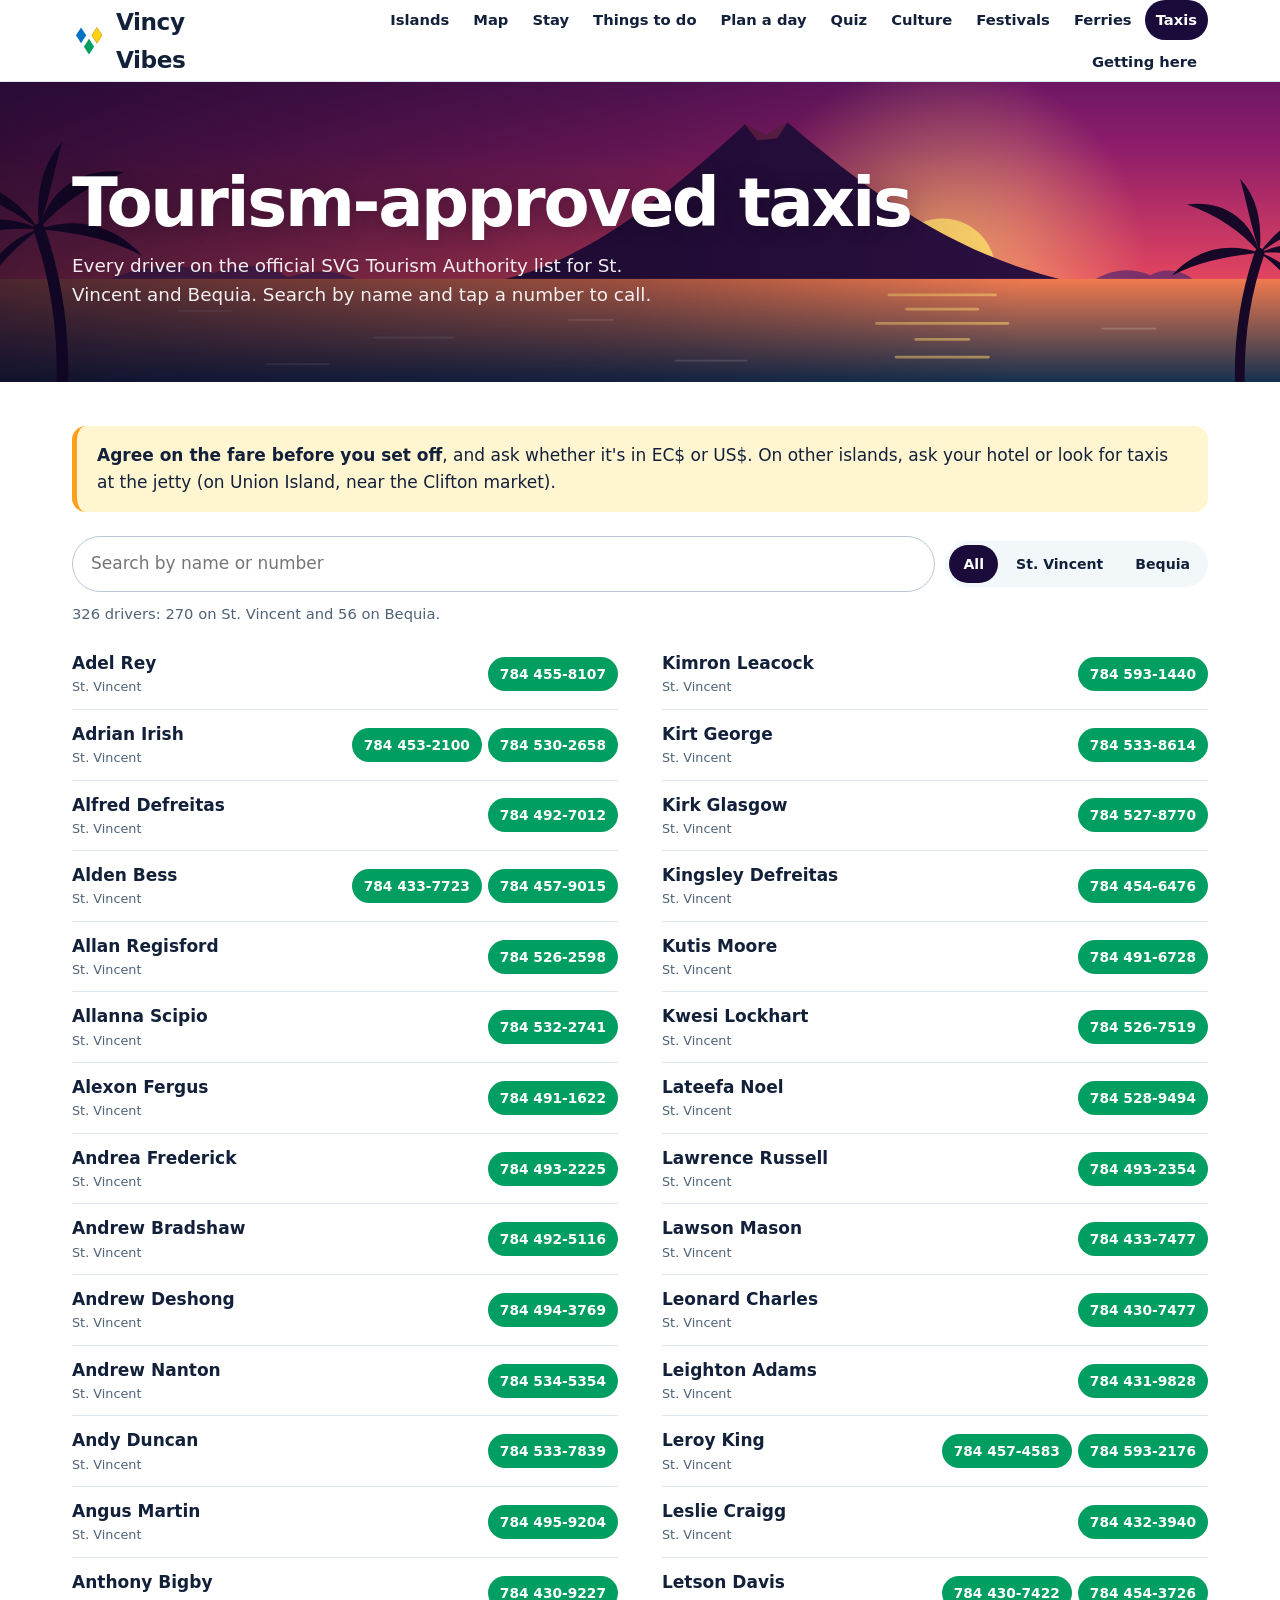
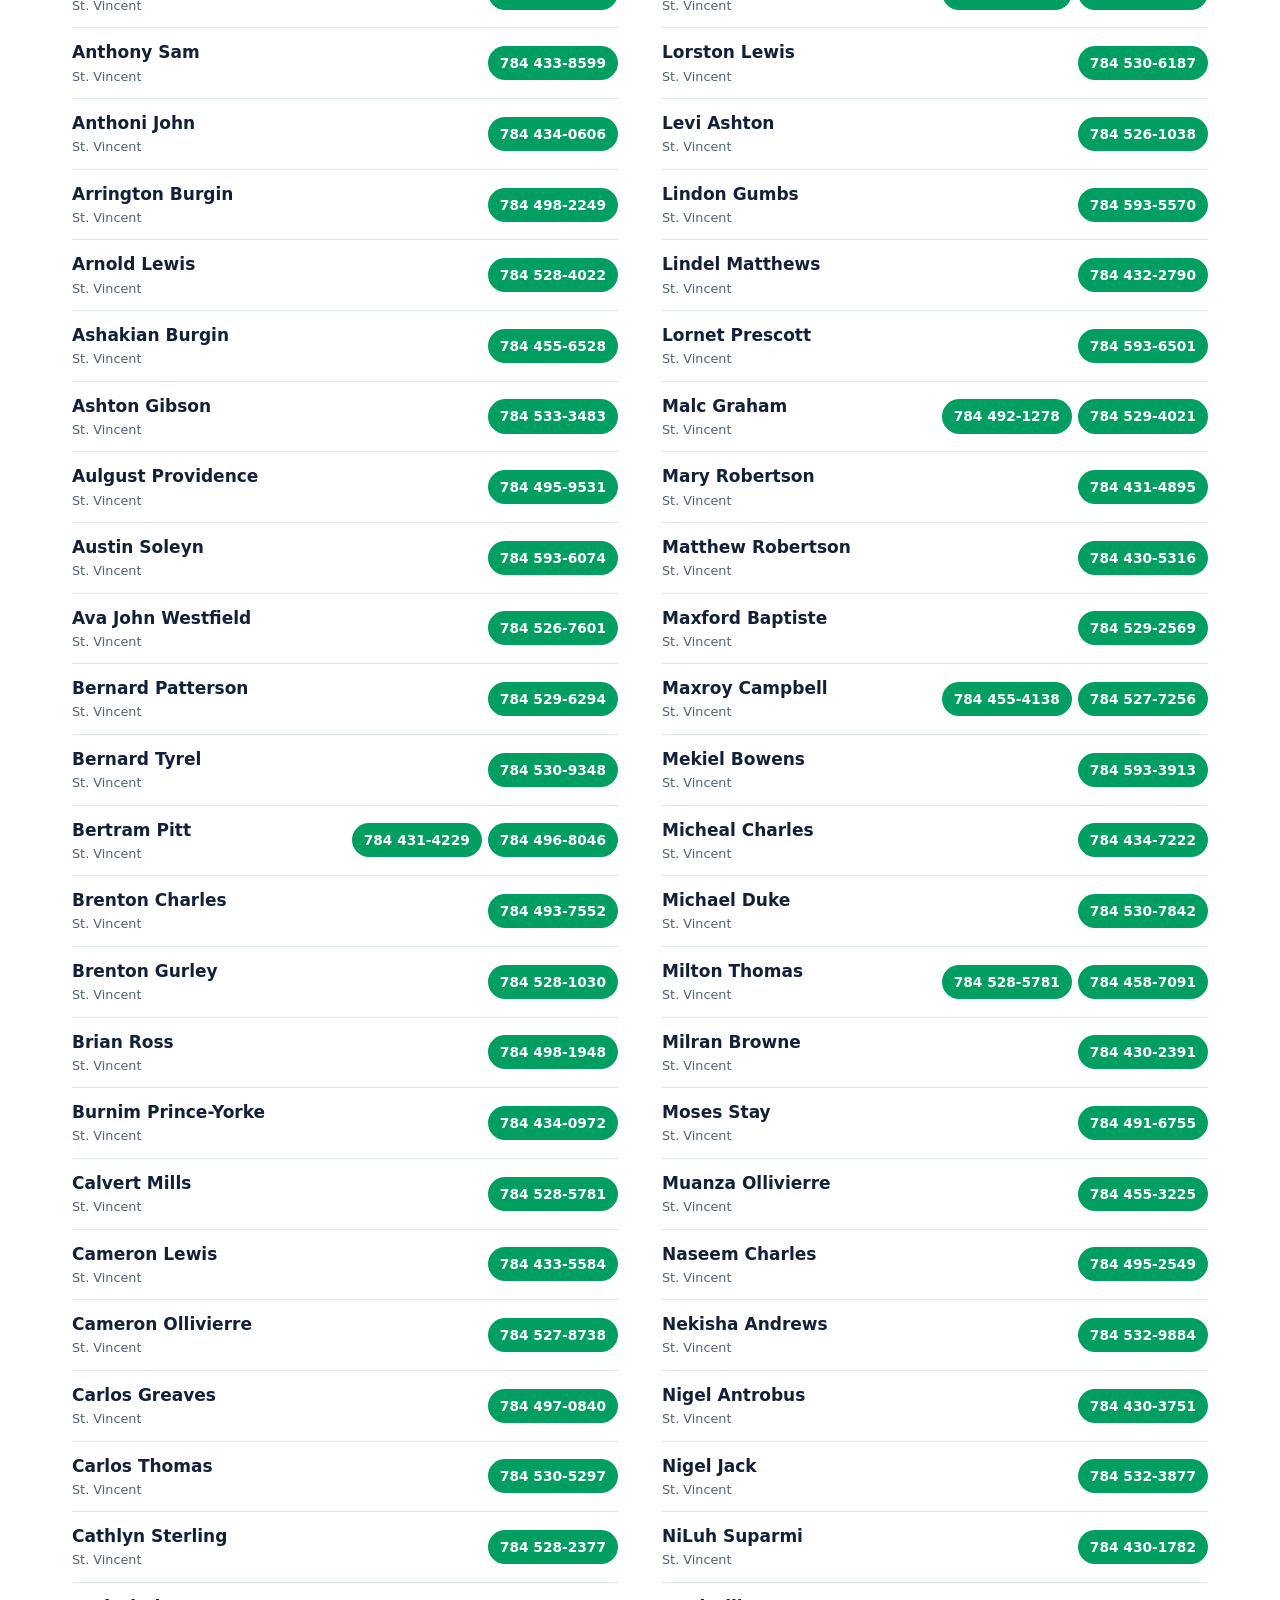
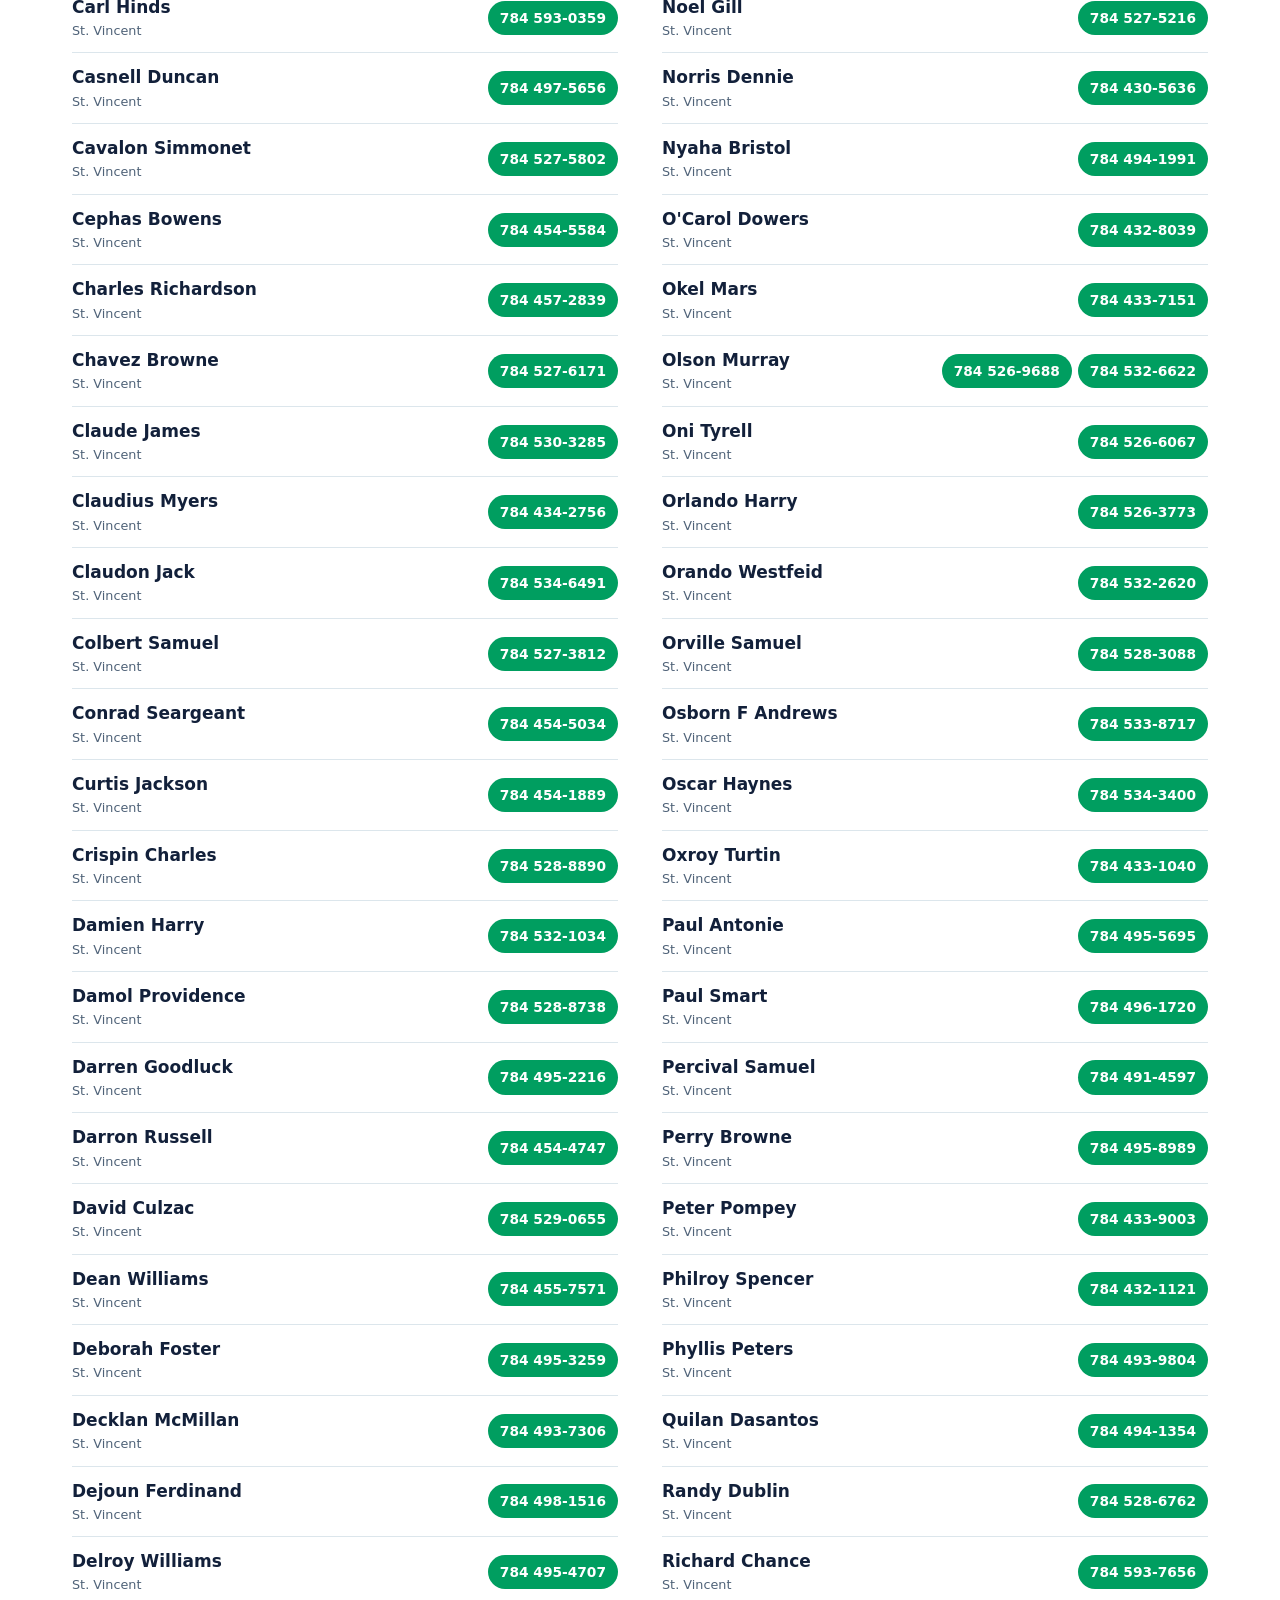
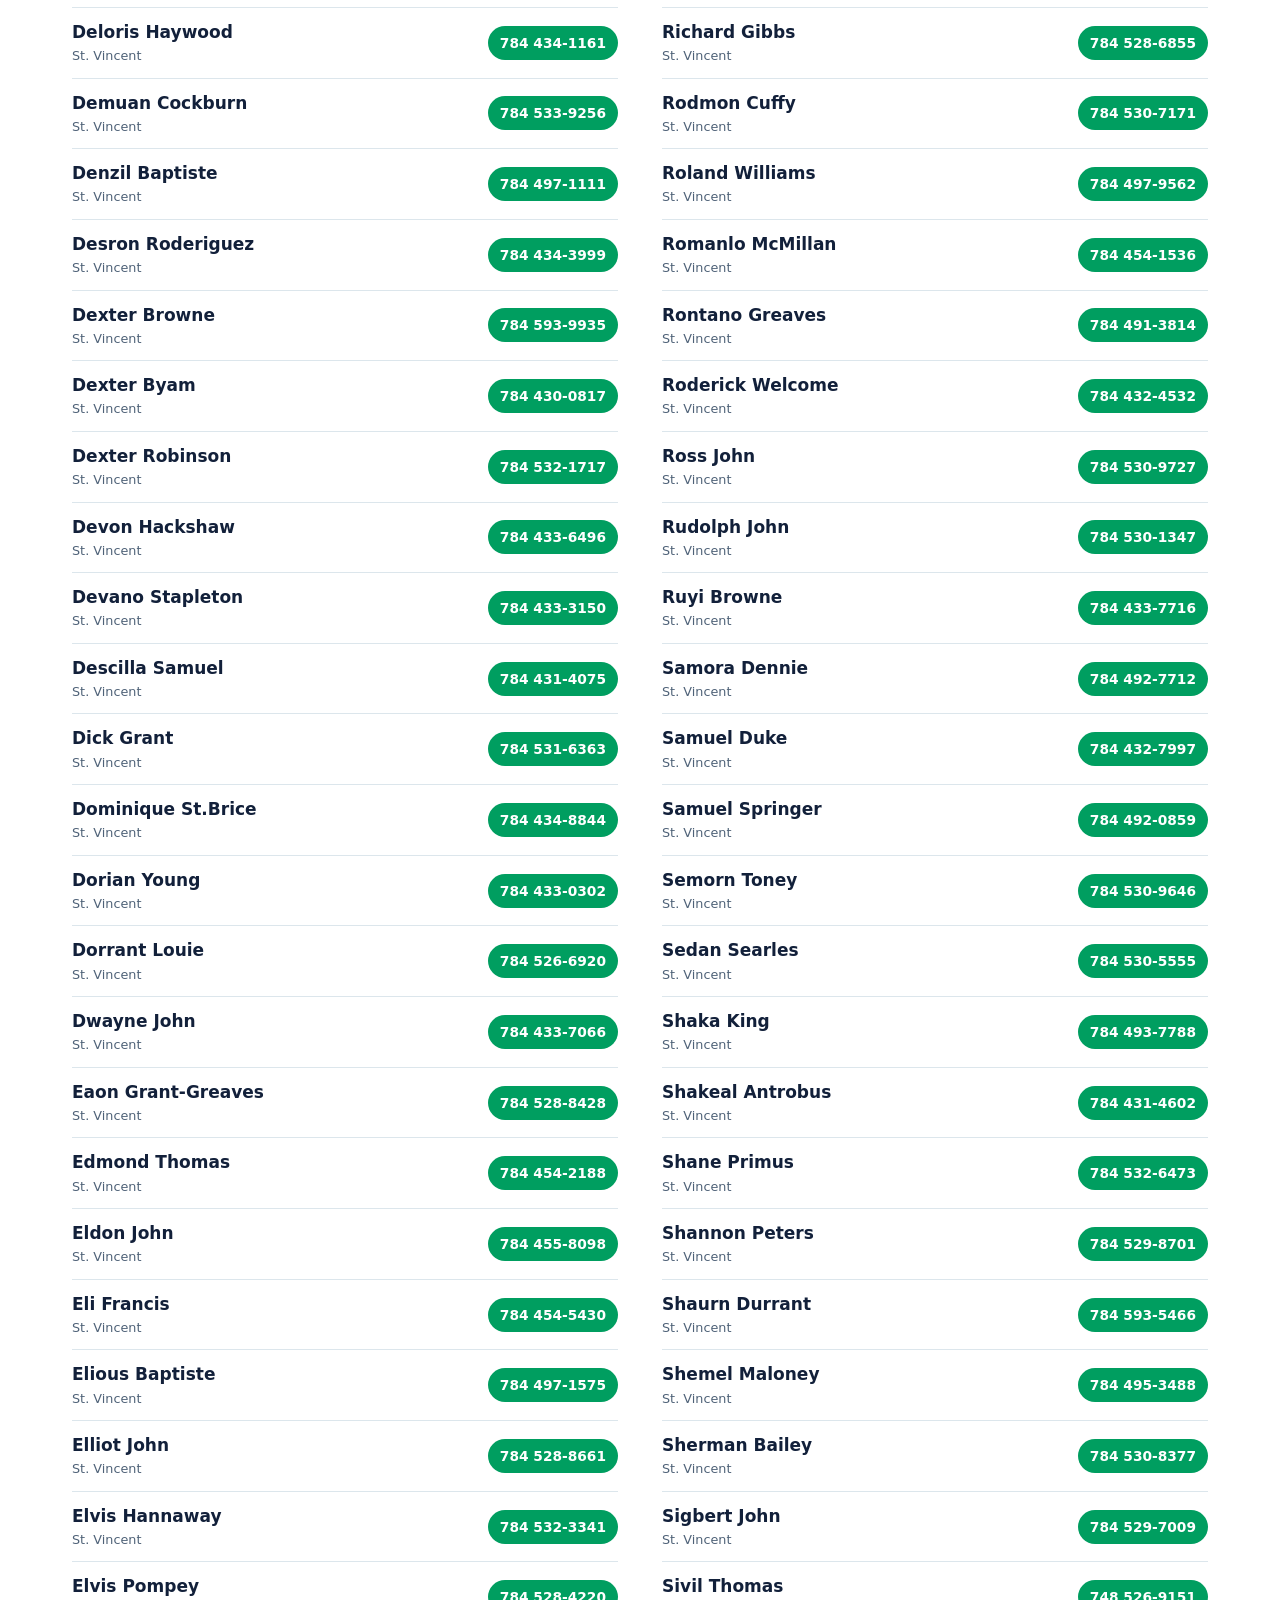
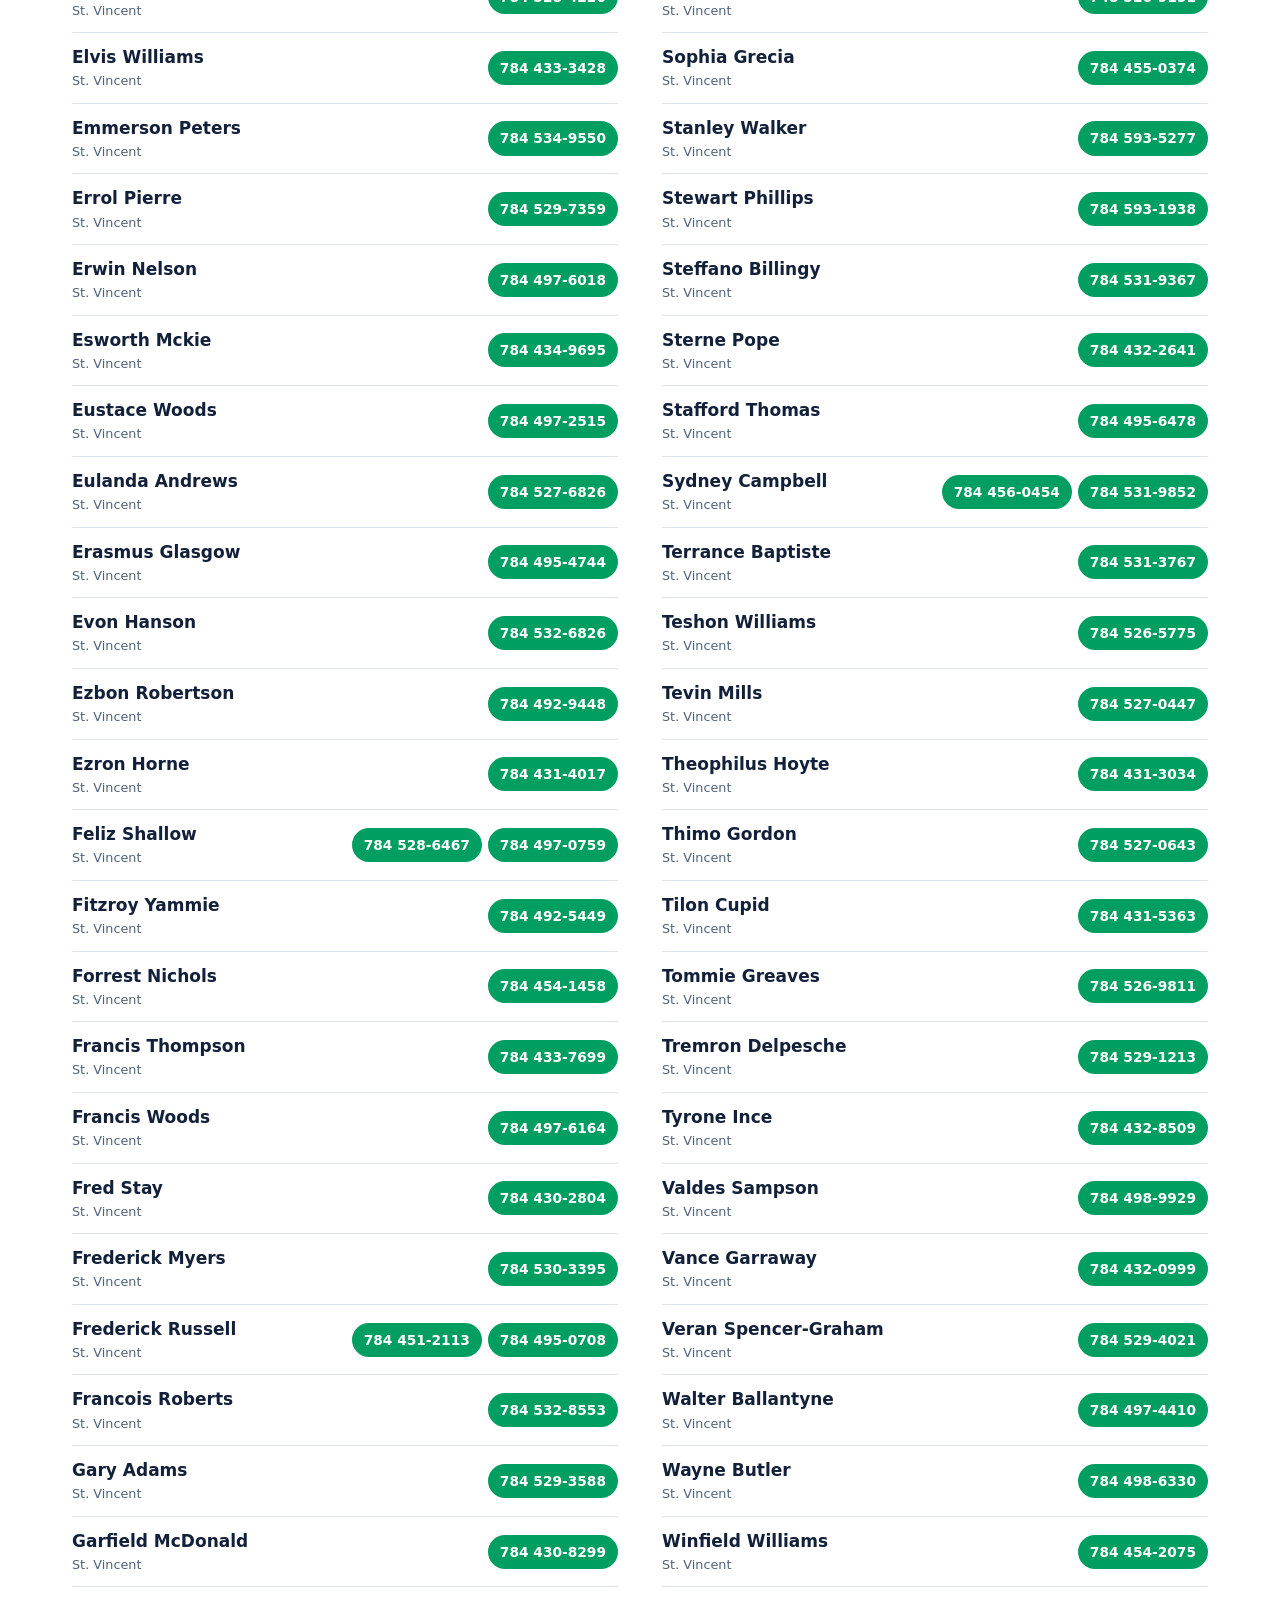
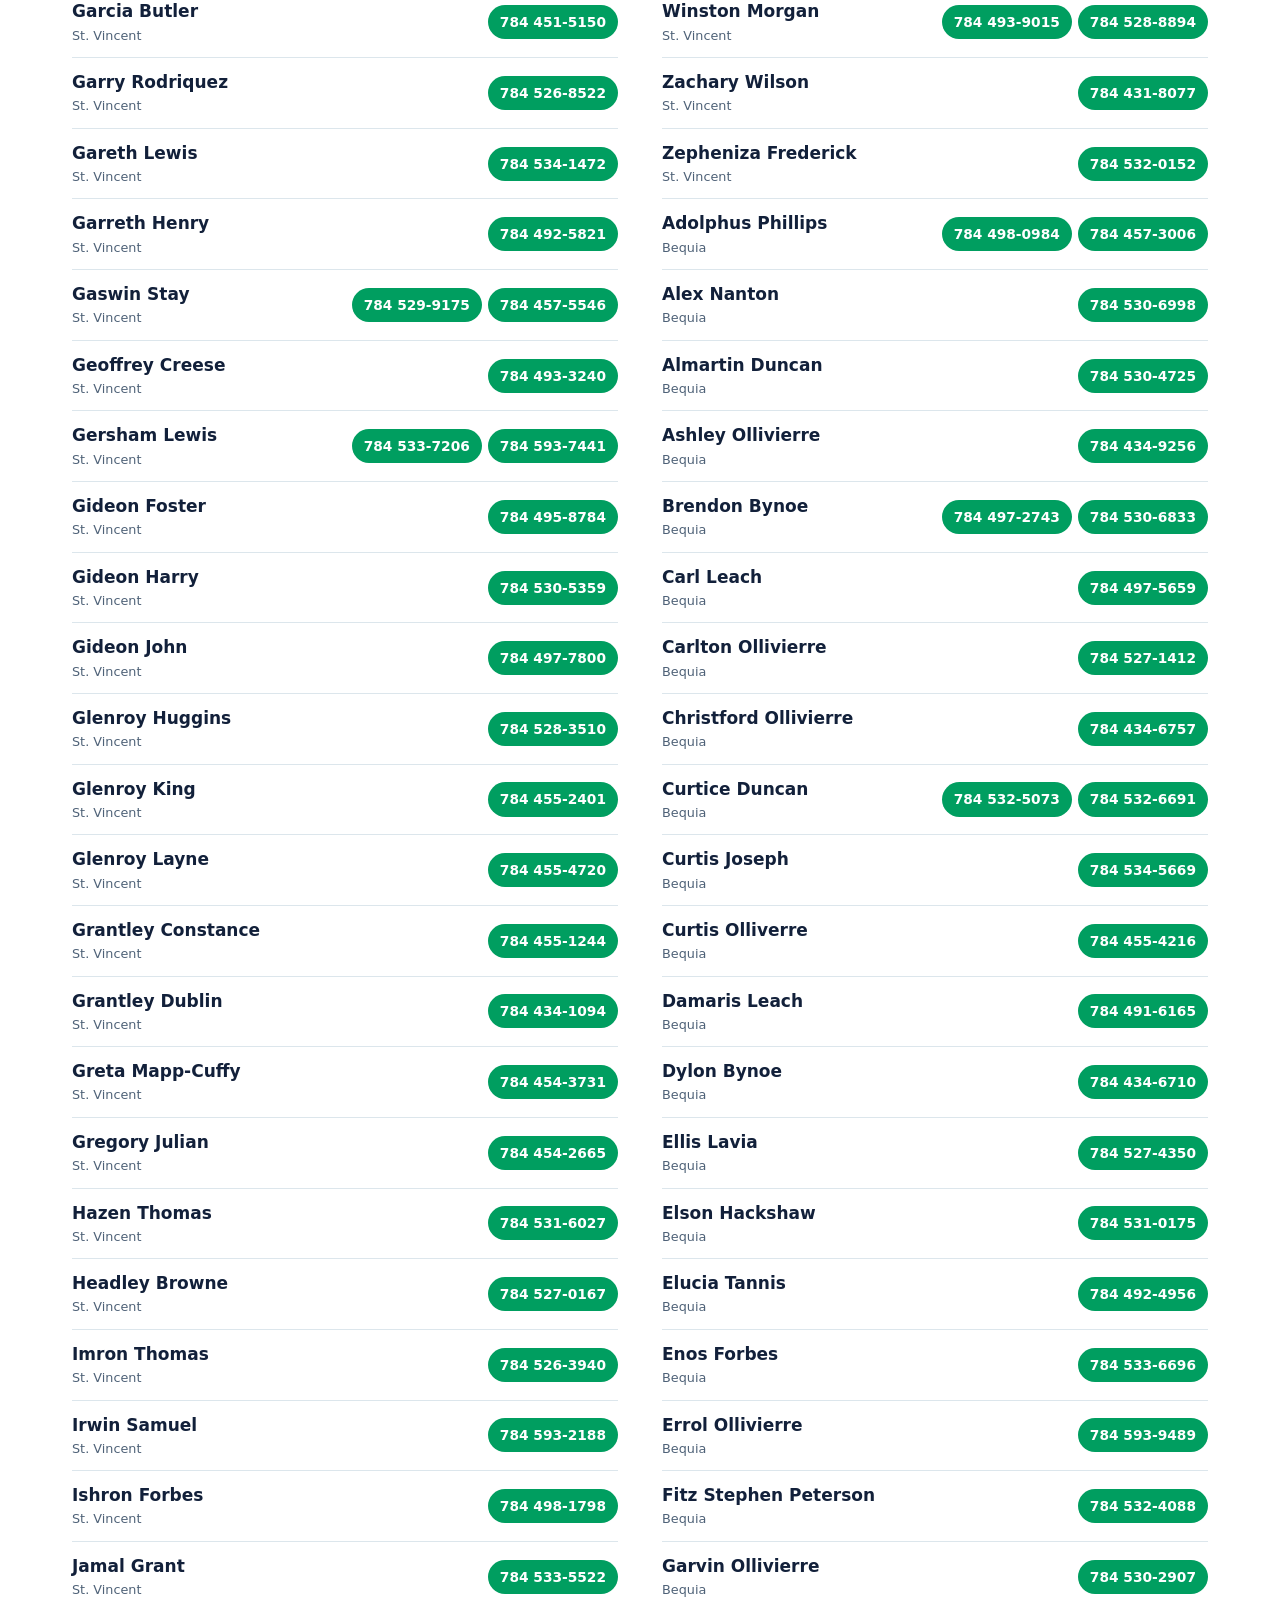
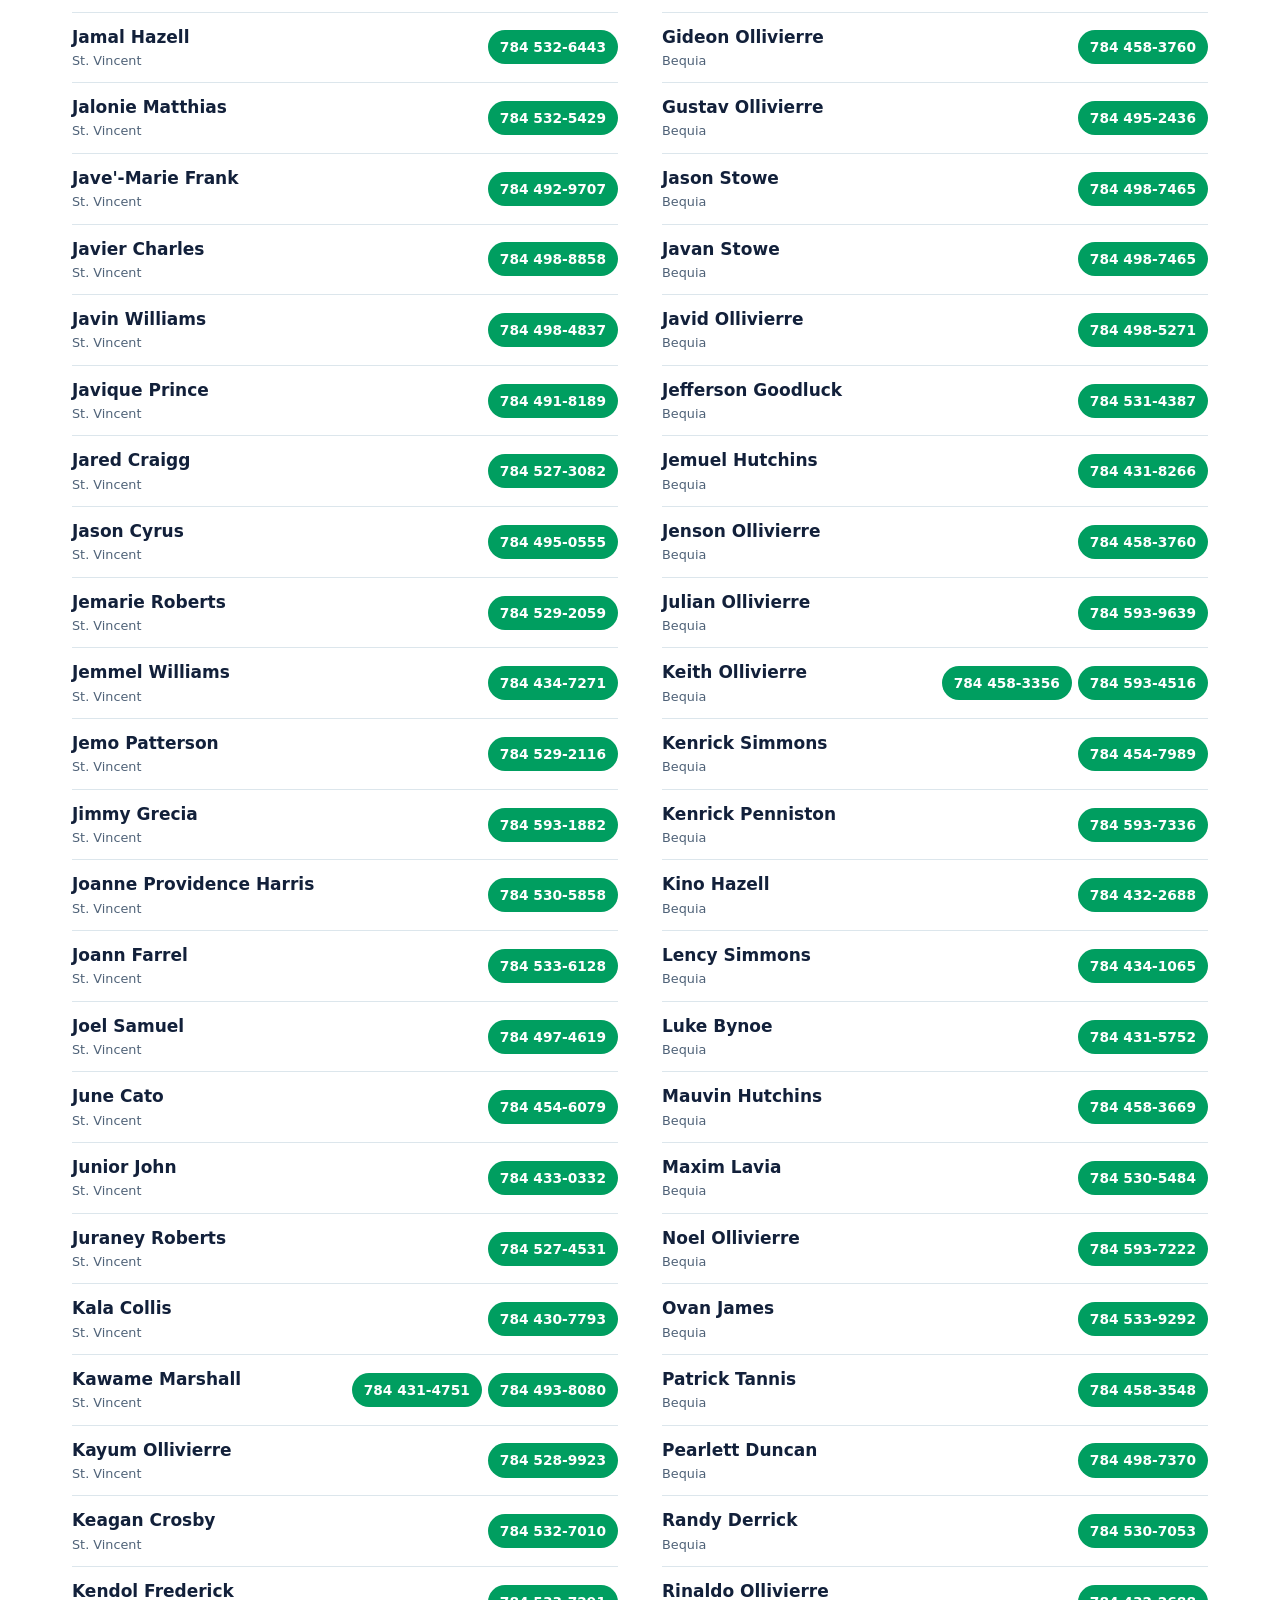
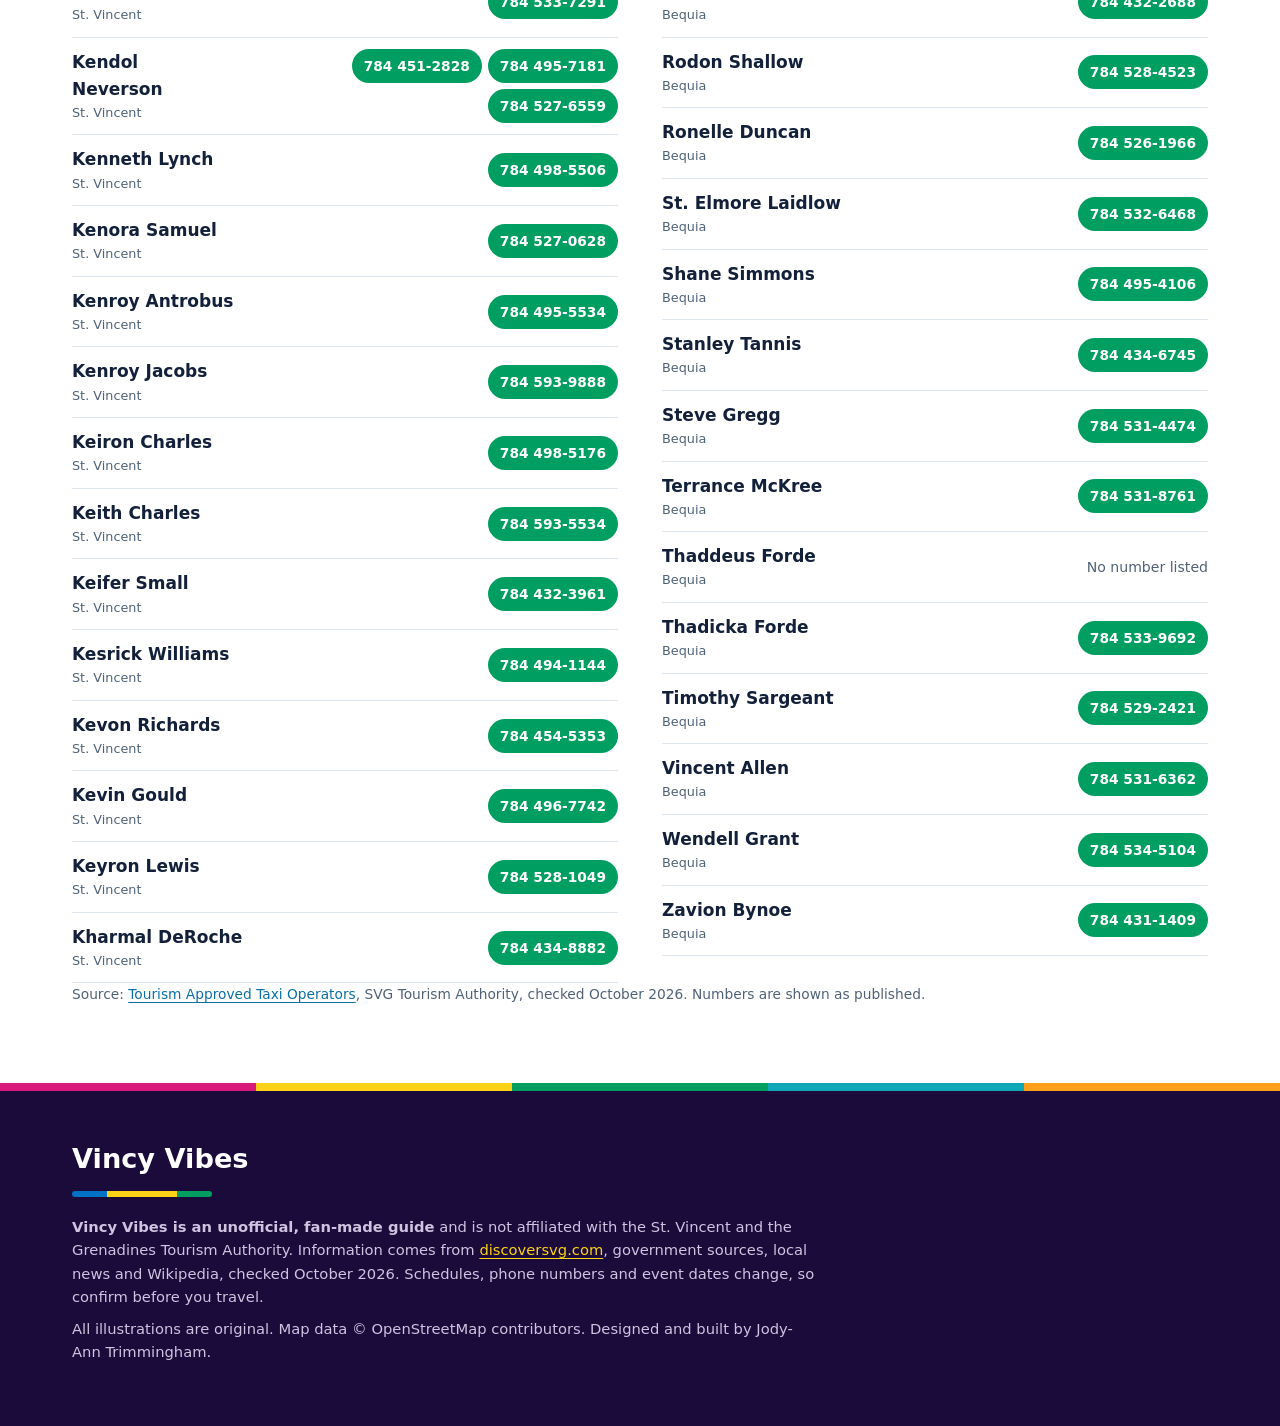
<file: taxis.html>
<!DOCTYPE html>
<html lang="en">
<head>
  <meta charset="utf-8">
  <meta http-equiv="Content-Security-Policy" content="default-src 'self'; script-src 'self' https://unpkg.com/leaflet@1.9.4/dist/leaflet.js; style-src 'self' 'unsafe-inline' https://fonts.googleapis.com https://unpkg.com/leaflet@1.9.4/dist/leaflet.css; font-src https://fonts.gstatic.com; img-src 'self' data: https://tile.openstreetmap.org https://unpkg.com/leaflet@1.9.4/dist/images/; connect-src 'self' https://api.open-meteo.com https://marine-api.open-meteo.com; object-src 'none'; base-uri 'self'; form-action 'self'">
  <meta name="referrer" content="strict-origin-when-cross-origin">
  <meta name="viewport" content="width=device-width, initial-scale=1">
  <title>Approved taxis · Vincy Vibes</title>
  <meta name="description" content="Search all tourism-approved taxi drivers on St. Vincent and Bequia.">
  <meta name="theme-color" content="#1A0B3B">
  <link rel="icon" href="img/favicon.svg?v=20261022" type="image/svg+xml">
  <link rel="manifest" href="manifest.webmanifest?v=20261022">
  <link rel="apple-touch-icon" href="img/icon-192.png?v=20261022">
  <link rel="preconnect" href="https://fonts.googleapis.com">
  <link rel="preconnect" href="https://fonts.gstatic.com" crossorigin>
  <link rel="stylesheet" href="https://fonts.googleapis.com/css2?family=Bricolage+Grotesque:opsz,wght@12..96,600;12..96,700;12..96,800&family=Manrope:wght@400;500;600;700;800&display=swap">
  <link rel="stylesheet" href="css/style.css?v=20261022">
</head>
<body>
<header class="topbar">
  <div class="wrap topbar-inner">
    <a class="brand" href="index.html"><svg viewBox="0 0 30 30" width="34" height="34" aria-hidden="true"><path fill="#0072C6" d="M8 3l4.5 7L8 17l-4.5-7z"/><path fill="#FCD116" stroke="#C9A400" stroke-width=".6" d="M22 3l4.5 7L22 17l-4.5-7z"/><path fill="#009E60" d="M15 13l4.5 7L15 27l-4.5-7z"/></svg>Vincy Vibes</a>
    <button type="button" class="menu-btn" aria-expanded="false" aria-controls="main-nav">Menu</button>
    <nav class="nav" id="main-nav" aria-label="Main"><a href="islands.html">Islands</a><a href="map.html">Map</a><a href="stay.html">Stay</a><a href="things-to-do.html">Things to do</a><a href="planner.html">Plan a day</a><a href="quiz.html">Quiz</a><a href="culture.html">Culture</a><a href="festivals.html">Festivals</a><a href="ferries.html">Ferries</a><a href="taxis.html" aria-current="page">Taxis</a><a href="getting-here.html">Getting here</a></nav>
  </div>
</header>
<main>
<div class="page-band sky-dusk">
  <svg class="scene" viewBox="0 0 1440 480" preserveAspectRatio="xMidYMax slice" aria-hidden="true" focusable="false">
<defs>
<linearGradient id="skyp" x1="0" y1="0" x2="0" y2="1"><stop offset="0" stop-color="#2B0B57"/><stop offset=".45" stop-color="#8E1D6B"/><stop offset=".78" stop-color="#E8475F"/><stop offset="1" stop-color="#FFB04D"/></linearGradient>
<linearGradient id="seap" x1="0" y1="0" x2="0" y2="1"><stop offset="0" stop-color="#F07A4F"/><stop offset="1" stop-color="#14304F"/></linearGradient>
<radialGradient id="glowp"><stop offset="0" stop-color="#FFD36B" stop-opacity=".7"/><stop offset="1" stop-color="#FFD36B" stop-opacity="0"/></radialGradient>
</defs>
<rect width="1440" height="480" fill="url(#skyp)"/>
<circle cx="1060" cy="350" r="230" fill="url(#glowp)"/>
<circle cx="1060" cy="356" r="60" fill="#FFD36B"/>
<path d="M120 366 c40-18 80-22 120-8 c24-12 60-12 84 4 c30-10 58-8 80 4 Z" fill="#5B2A6E" opacity=".75"/>
<path d="M1230 366 c18-12 42-16 64-6 c14-8 34-8 50 6 Z" fill="#5B2A6E" opacity=".75"/>
<path d="M560 366 C 660 346 760 262 838 190 L 862 202 L 886 188 C 960 250 1060 334 1200 366 Z" fill="#2A0F3F"/><path d="M838 190 L 862 202 L 886 188 L 874 206 L 852 208 Z" fill="#E8475F" opacity=".35"/>
<rect y="364" width="1440" height="116" fill="url(#seap)"/>
<g stroke="#FFD36B" stroke-width="3" stroke-linecap="round" opacity=".55"><path d="M1000 382h120M1020 398h80M986 414h148M1030 432h60M1008 452h104"/></g>
<g stroke="#FFFFFF" stroke-width="2" stroke-linecap="round" opacity=".18"><path d="M200 400h60M420 430h90M640 410h50M300 460h70M1240 420h60M760 456h80"/></g>
<g transform="translate(70 486) scale(1.0 1.0)" fill="#170828" stroke="#170828"><path d="M0 0 C 2 -60 -6 -120 -26 -178" fill="none" stroke-width="13" stroke-linecap="round"/><path d="M-26 -178 C -66 -198 -110 -190 -140 -158 C -100 -176 -62 -180 -26 -178 Z" stroke="none"/><path d="M-26 -178 C -56 -220 -92 -236 -126 -230 C -86 -216 -54 -198 -26 -178 Z" stroke="none"/><path d="M-26 -178 C -14 -226 26 -248 70 -242 C 30 -228 -2 -206 -26 -178 Z" stroke="none"/><path d="M-26 -178 C 20 -194 62 -180 90 -148 C 52 -168 12 -174 -26 -178 Z" stroke="none"/><path d="M-26 -178 C -30 -220 -22 -252 0 -276 C -10 -240 -16 -208 -26 -178 Z" stroke="none"/><path d="M-26 -178 C -60 -168 -84 -140 -92 -108 C -72 -138 -50 -160 -26 -178 Z" stroke="none"/></g><g transform="translate(1395 486) scale(-0.85 0.85)" fill="#170828" stroke="#170828"><path d="M0 0 C 2 -60 -6 -120 -26 -178" fill="none" stroke-width="13" stroke-linecap="round"/><path d="M-26 -178 C -66 -198 -110 -190 -140 -158 C -100 -176 -62 -180 -26 -178 Z" stroke="none"/><path d="M-26 -178 C -56 -220 -92 -236 -126 -230 C -86 -216 -54 -198 -26 -178 Z" stroke="none"/><path d="M-26 -178 C -14 -226 26 -248 70 -242 C 30 -228 -2 -206 -26 -178 Z" stroke="none"/><path d="M-26 -178 C 20 -194 62 -180 90 -148 C 52 -168 12 -174 -26 -178 Z" stroke="none"/><path d="M-26 -178 C -30 -220 -22 -252 0 -276 C -10 -240 -16 -208 -26 -178 Z" stroke="none"/><path d="M-26 -178 C -60 -168 -84 -140 -92 -108 C -72 -138 -50 -160 -26 -178 Z" stroke="none"/></g>
</svg>
  <div class="wrap page-head">
    <h1 id="page-title">Tourism-approved taxis</h1>
    <p class="lede" id="page-lede">Every driver on the official SVG Tourism Authority list for St. Vincent and Bequia. Search by name and tap a number to call.</p>
  </div>
</div>
<div class="wrap content">
  <div class="notice" style="margin-top:36px">
    <p><strong>Agree on the fare before you set off</strong>, and ask whether it's in EC$ or US$. On other islands, ask your hotel or look for taxis at the jetty (on Union Island, near the Clifton market).</p>
  </div>
  <div class="search-bar">
    <label class="sr-only" for="taxi-q">Search drivers</label>
    <input type="search" id="taxi-q" placeholder="Search by name or number" autocomplete="off">
    <div class="seg" role="group" aria-label="Island">
      <button type="button" data-island="" aria-pressed="true">All</button>
      <button type="button" data-island="St. Vincent" aria-pressed="false">St. Vincent</button>
      <button type="button" data-island="Bequia" aria-pressed="false">Bequia</button>
    </div>
  </div>
  <p class="result-count" id="taxi-count" aria-live="polite"></p>
  <ul class="taxi-list" id="taxi-list"></ul>
  <p class="footnote">Source: <a href="https://discoversvg.com/travel/taxis/">Tourism Approved Taxi Operators</a>, SVG Tourism Authority, checked October 2026. Numbers are shown as published.</p>
</div>

</main>
<div class="net-toast" id="net-toast" role="status" hidden></div>
<div class="confetti-edge" aria-hidden="true"></div>
<footer class="footer">
  <div class="wrap">
    <span class="brand-foot">Vincy Vibes</span>
    <div class="stripe" aria-hidden="true"><span class="s-blue"></span><span class="s-gold"></span><span class="s-green"></span></div>
    <p><strong>Vincy Vibes is an unofficial, fan-made guide</strong> and is not affiliated with the St. Vincent and the Grenadines Tourism Authority. Information comes from <a href="https://discoversvg.com/">discoversvg.com</a>, government sources, local news and Wikipedia, checked October 2026. Schedules, phone numbers and event dates change, so confirm before you travel.</p>
    <p>All illustrations are original. Map data &copy; OpenStreetMap contributors. Designed and built by Jody-Ann Trimmingham.</p>
    <p class="app-line"><button type="button" class="install-btn" id="install-btn" hidden>Install Vincy Vibes on this device</button> <span id="offline-ready"></span></p>
  </div>
</footer>
<script src="js/data/islands.js?v=20261022"></script>
<script src="js/site.js?v=20261022"></script>
<script src="js/data/taxis.js?v=20261022"></script>
<script src="js/taxis.js?v=20261022"></script>
</body>
</html>
</file>
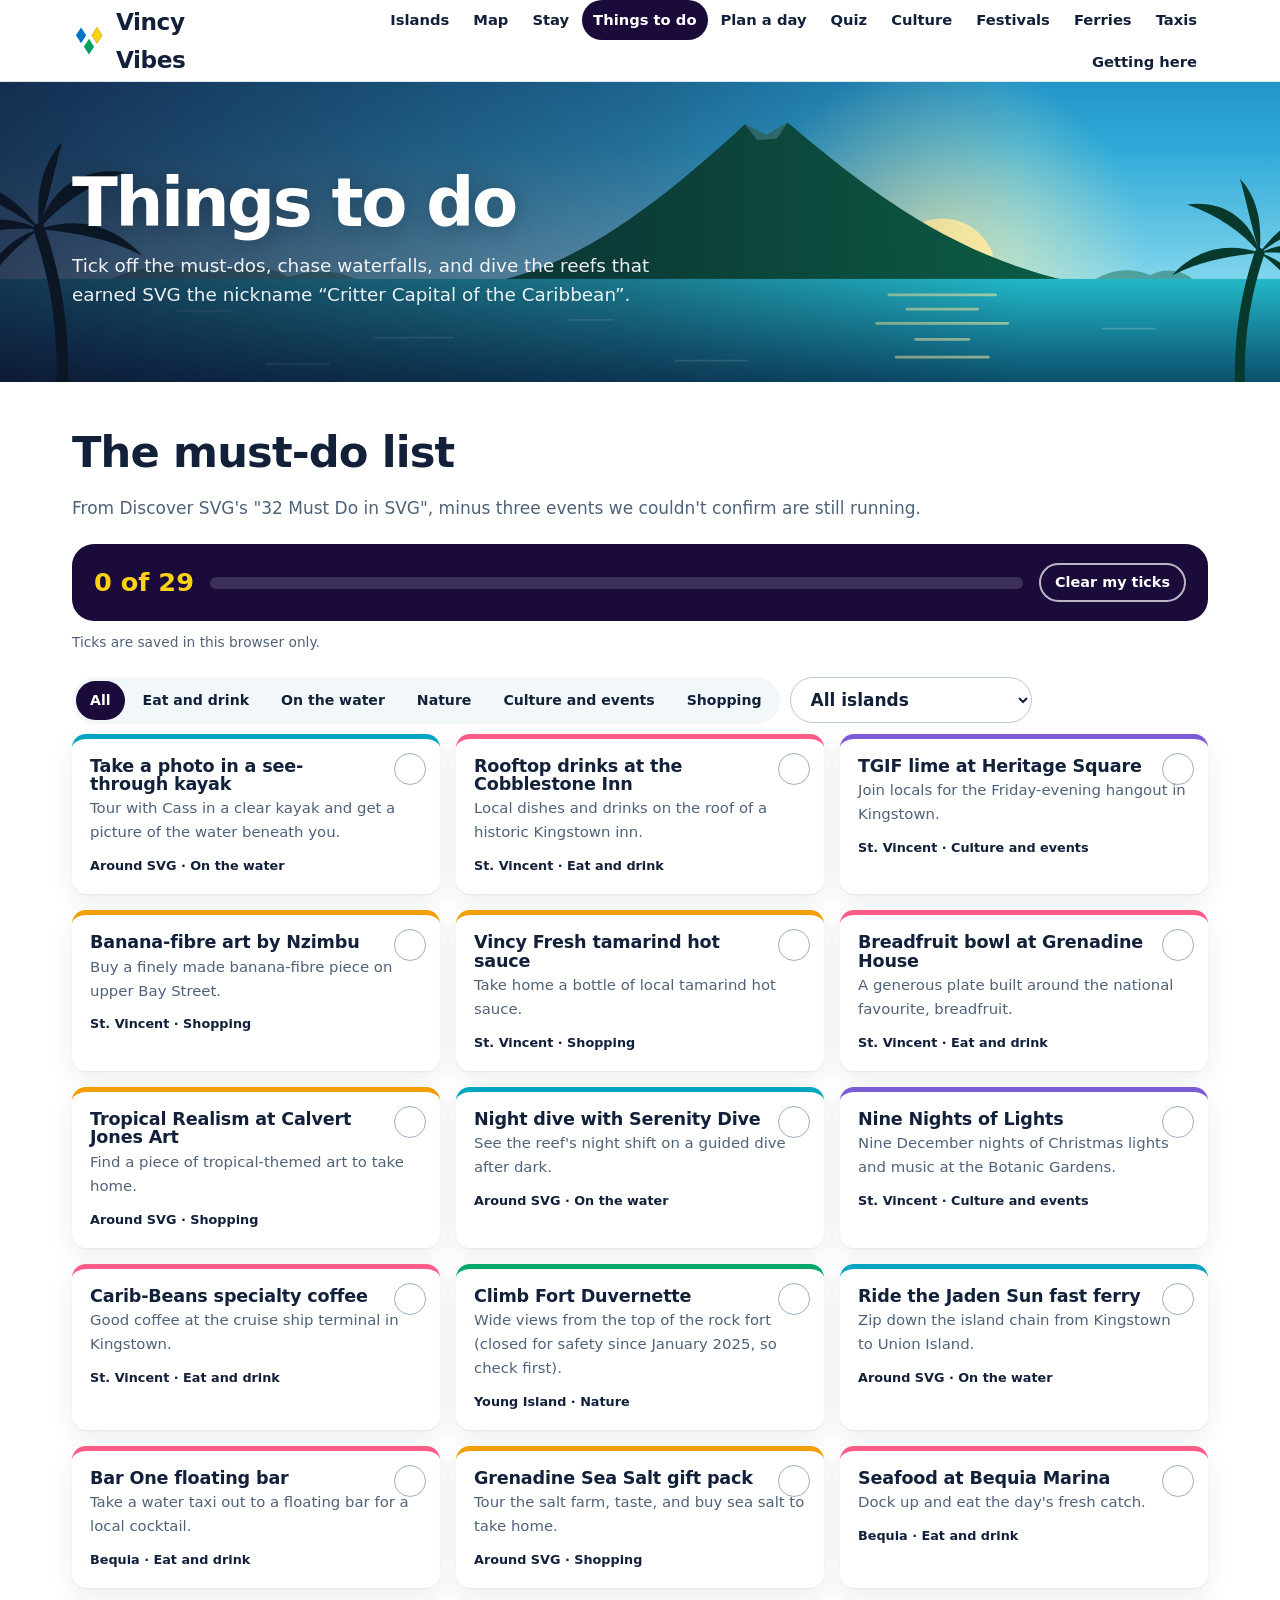
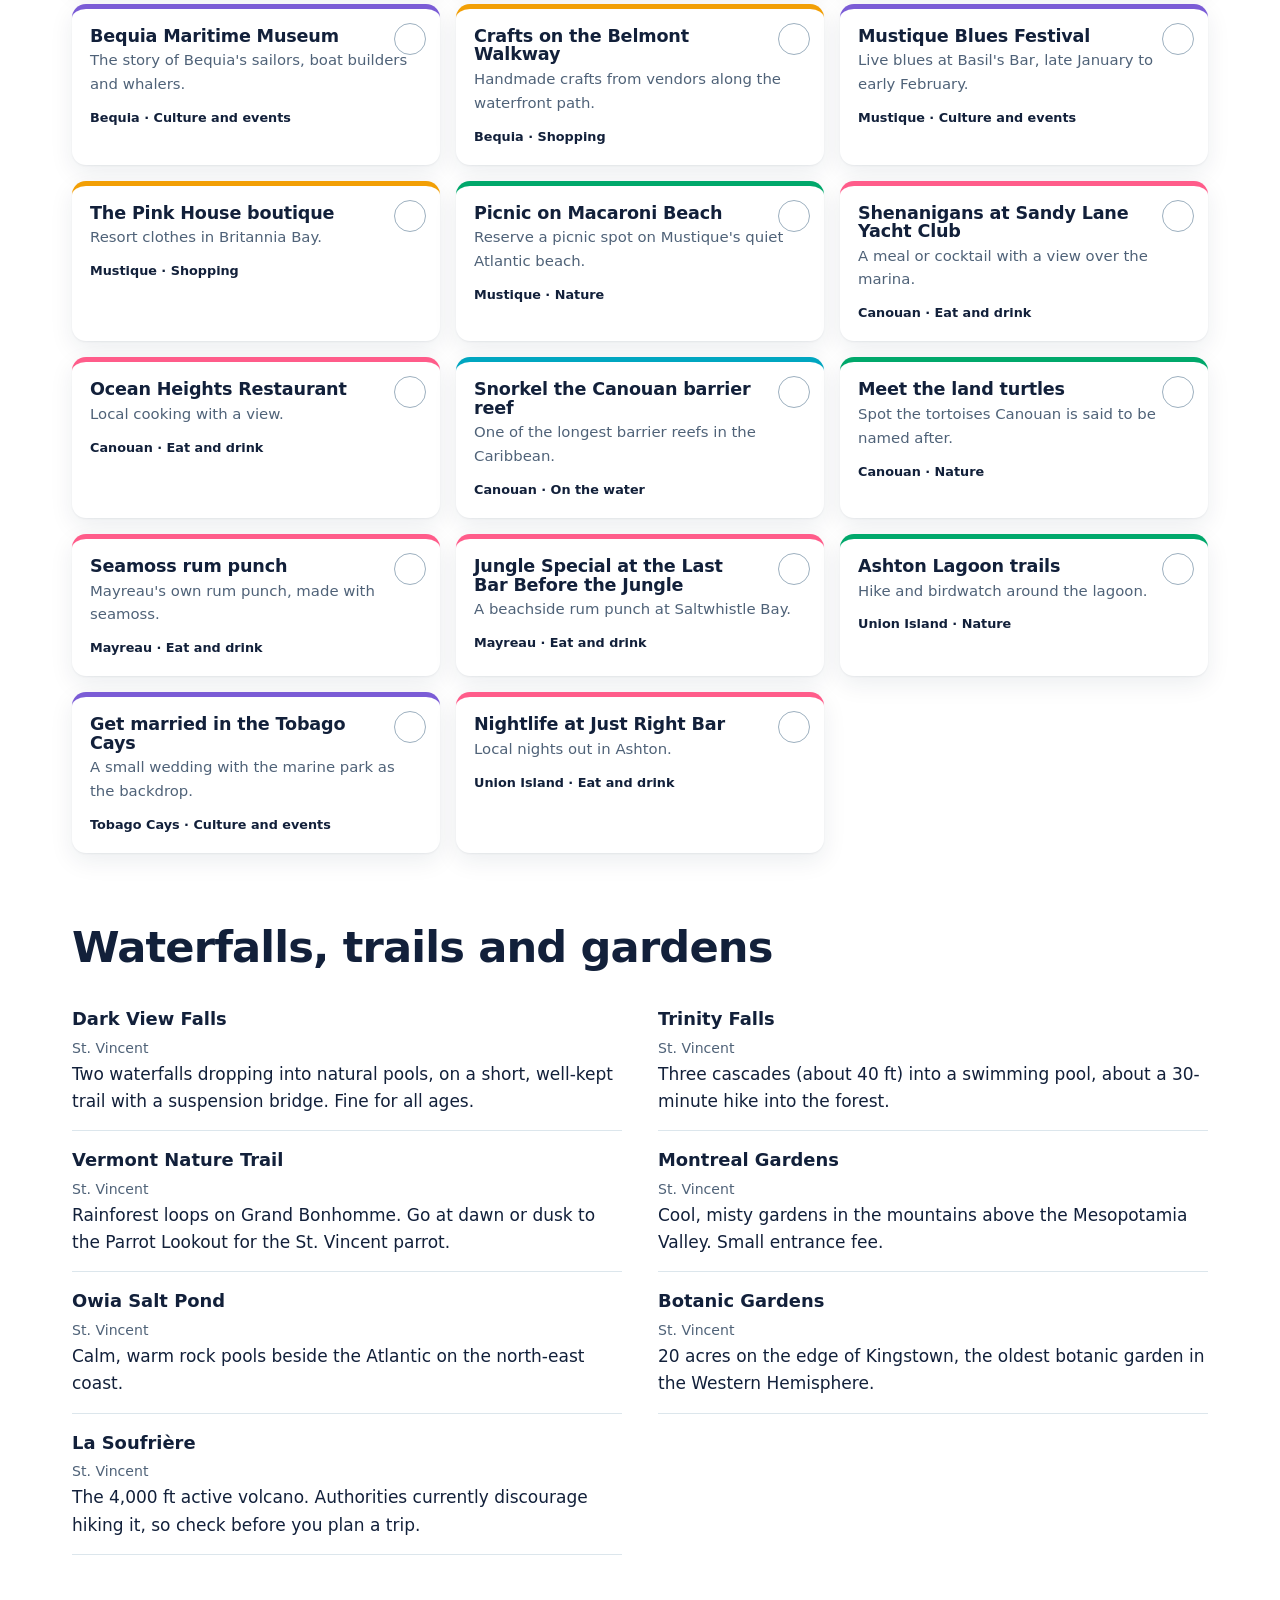
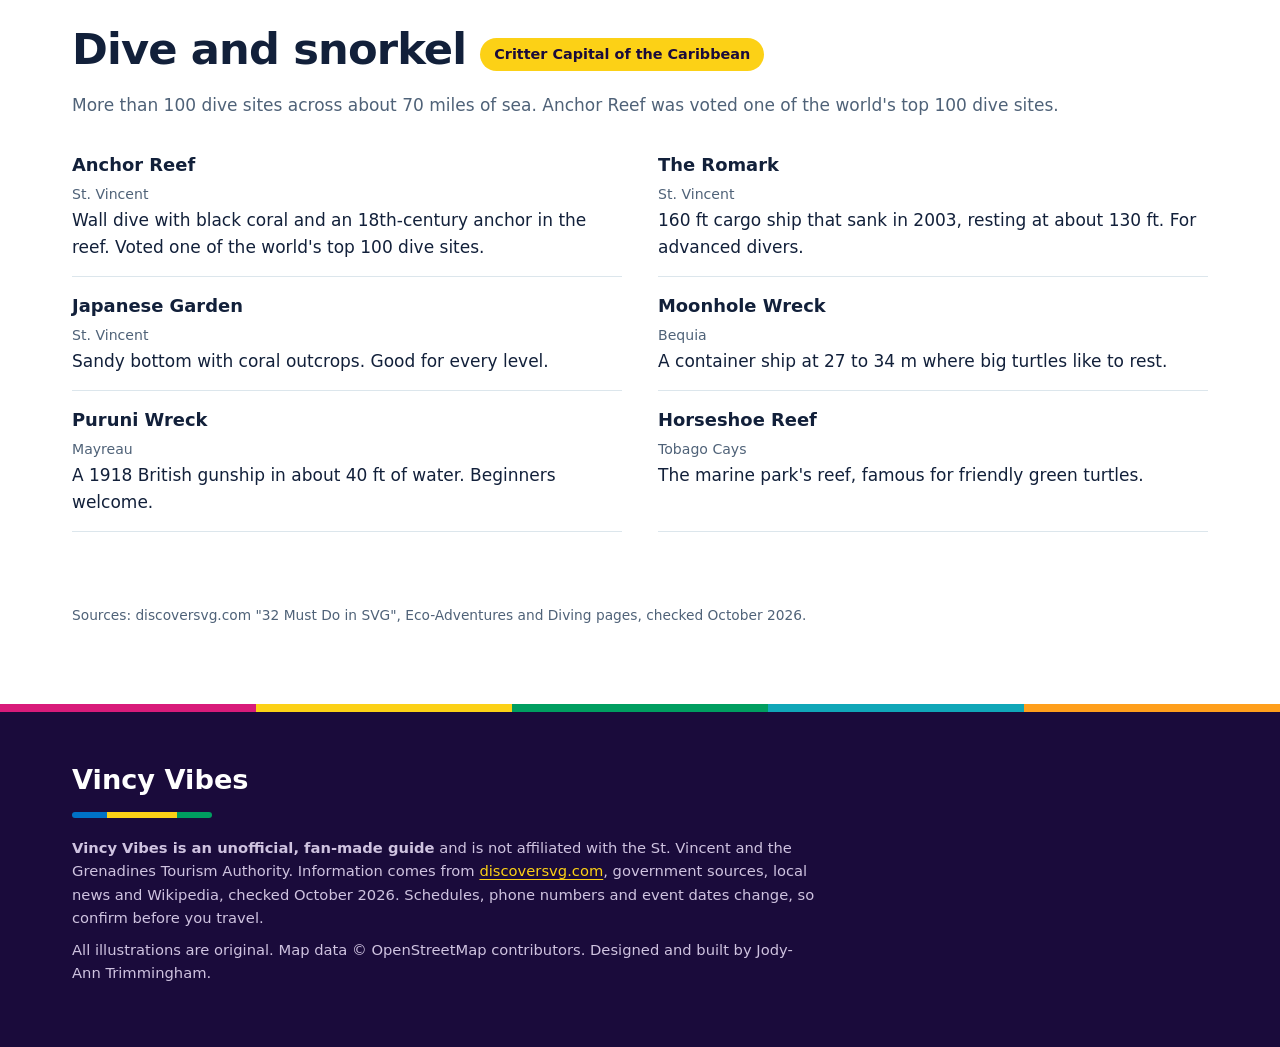
<file: things-to-do.html>
<!DOCTYPE html>
<html lang="en">
<head>
  <meta charset="utf-8">
  <meta http-equiv="Content-Security-Policy" content="default-src 'self'; script-src 'self' https://unpkg.com/leaflet@1.9.4/dist/leaflet.js; style-src 'self' 'unsafe-inline' https://fonts.googleapis.com https://unpkg.com/leaflet@1.9.4/dist/leaflet.css; font-src https://fonts.gstatic.com; img-src 'self' data: https://tile.openstreetmap.org https://unpkg.com/leaflet@1.9.4/dist/images/; connect-src 'self' https://api.open-meteo.com https://marine-api.open-meteo.com; object-src 'none'; base-uri 'self'; form-action 'self'">
  <meta name="referrer" content="strict-origin-when-cross-origin">
  <meta name="viewport" content="width=device-width, initial-scale=1">
  <title>Things to do · Vincy Vibes</title>
  <meta name="description" content="Must-dos in St. Vincent and the Grenadines as a bucket list, plus waterfalls, trails and dive sites.">
  <meta name="theme-color" content="#1A0B3B">
  <link rel="icon" href="img/favicon.svg?v=20261022" type="image/svg+xml">
  <link rel="manifest" href="manifest.webmanifest?v=20261022">
  <link rel="apple-touch-icon" href="img/icon-192.png?v=20261022">
  <link rel="preconnect" href="https://fonts.googleapis.com">
  <link rel="preconnect" href="https://fonts.gstatic.com" crossorigin>
  <link rel="stylesheet" href="https://fonts.googleapis.com/css2?family=Bricolage+Grotesque:opsz,wght@12..96,600;12..96,700;12..96,800&family=Manrope:wght@400;500;600;700;800&display=swap">
  <link rel="stylesheet" href="css/style.css?v=20261022">
</head>
<body>
<header class="topbar">
  <div class="wrap topbar-inner">
    <a class="brand" href="index.html"><svg viewBox="0 0 30 30" width="34" height="34" aria-hidden="true"><path fill="#0072C6" d="M8 3l4.5 7L8 17l-4.5-7z"/><path fill="#FCD116" stroke="#C9A400" stroke-width=".6" d="M22 3l4.5 7L22 17l-4.5-7z"/><path fill="#009E60" d="M15 13l4.5 7L15 27l-4.5-7z"/></svg>Vincy Vibes</a>
    <button type="button" class="menu-btn" aria-expanded="false" aria-controls="main-nav">Menu</button>
    <nav class="nav" id="main-nav" aria-label="Main"><a href="islands.html">Islands</a><a href="map.html">Map</a><a href="stay.html">Stay</a><a href="things-to-do.html" aria-current="page">Things to do</a><a href="planner.html">Plan a day</a><a href="quiz.html">Quiz</a><a href="culture.html">Culture</a><a href="festivals.html">Festivals</a><a href="ferries.html">Ferries</a><a href="taxis.html">Taxis</a><a href="getting-here.html">Getting here</a></nav>
  </div>
</header>
<main>
<div class="page-band sky-day">
  <svg class="scene" viewBox="0 0 1440 480" preserveAspectRatio="xMidYMax slice" aria-hidden="true" focusable="false">
<defs>
<linearGradient id="skyp" x1="0" y1="0" x2="0" y2="1"><stop offset="0" stop-color="#0E6FA8"/><stop offset=".45" stop-color="#2FA9D8"/><stop offset=".78" stop-color="#86D8EE"/><stop offset="1" stop-color="#D8F4F7"/></linearGradient>
<linearGradient id="seap" x1="0" y1="0" x2="0" y2="1"><stop offset="0" stop-color="#22B8C8"/><stop offset="1" stop-color="#0B4F6C"/></linearGradient>
<radialGradient id="glowp"><stop offset="0" stop-color="#FFF1A8" stop-opacity=".7"/><stop offset="1" stop-color="#FFF1A8" stop-opacity="0"/></radialGradient>
</defs>
<rect width="1440" height="480" fill="url(#skyp)"/>
<circle cx="1060" cy="350" r="230" fill="url(#glowp)"/>
<circle cx="1060" cy="356" r="60" fill="#FFF1A8"/>
<path d="M120 366 c40-18 80-22 120-8 c24-12 60-12 84 4 c30-10 58-8 80 4 Z" fill="#3E8F86" opacity=".75"/>
<path d="M1230 366 c18-12 42-16 64-6 c14-8 34-8 50 6 Z" fill="#3E8F86" opacity=".75"/>
<path d="M560 366 C 660 346 760 262 838 190 L 862 202 L 886 188 C 960 250 1060 334 1200 366 Z" fill="#0B5A43"/><path d="M838 190 L 862 202 L 886 188 L 874 206 L 852 208 Z" fill="#86D8EE" opacity=".35"/>
<rect y="364" width="1440" height="116" fill="url(#seap)"/>
<g stroke="#FFF1A8" stroke-width="3" stroke-linecap="round" opacity=".55"><path d="M1000 382h120M1020 398h80M986 414h148M1030 432h60M1008 452h104"/></g>
<g stroke="#FFFFFF" stroke-width="2" stroke-linecap="round" opacity=".18"><path d="M200 400h60M420 430h90M640 410h50M300 460h70M1240 420h60M760 456h80"/></g>
<g transform="translate(70 486) scale(1.0 1.0)" fill="#073A2C" stroke="#073A2C"><path d="M0 0 C 2 -60 -6 -120 -26 -178" fill="none" stroke-width="13" stroke-linecap="round"/><path d="M-26 -178 C -66 -198 -110 -190 -140 -158 C -100 -176 -62 -180 -26 -178 Z" stroke="none"/><path d="M-26 -178 C -56 -220 -92 -236 -126 -230 C -86 -216 -54 -198 -26 -178 Z" stroke="none"/><path d="M-26 -178 C -14 -226 26 -248 70 -242 C 30 -228 -2 -206 -26 -178 Z" stroke="none"/><path d="M-26 -178 C 20 -194 62 -180 90 -148 C 52 -168 12 -174 -26 -178 Z" stroke="none"/><path d="M-26 -178 C -30 -220 -22 -252 0 -276 C -10 -240 -16 -208 -26 -178 Z" stroke="none"/><path d="M-26 -178 C -60 -168 -84 -140 -92 -108 C -72 -138 -50 -160 -26 -178 Z" stroke="none"/></g><g transform="translate(1395 486) scale(-0.85 0.85)" fill="#073A2C" stroke="#073A2C"><path d="M0 0 C 2 -60 -6 -120 -26 -178" fill="none" stroke-width="13" stroke-linecap="round"/><path d="M-26 -178 C -66 -198 -110 -190 -140 -158 C -100 -176 -62 -180 -26 -178 Z" stroke="none"/><path d="M-26 -178 C -56 -220 -92 -236 -126 -230 C -86 -216 -54 -198 -26 -178 Z" stroke="none"/><path d="M-26 -178 C -14 -226 26 -248 70 -242 C 30 -228 -2 -206 -26 -178 Z" stroke="none"/><path d="M-26 -178 C 20 -194 62 -180 90 -148 C 52 -168 12 -174 -26 -178 Z" stroke="none"/><path d="M-26 -178 C -30 -220 -22 -252 0 -276 C -10 -240 -16 -208 -26 -178 Z" stroke="none"/><path d="M-26 -178 C -60 -168 -84 -140 -92 -108 C -72 -138 -50 -160 -26 -178 Z" stroke="none"/></g>
</svg>
  <div class="wrap page-head">
    <h1 id="page-title">Things to do</h1>
    <p class="lede" id="page-lede">Tick off the must-dos, chase waterfalls, and dive the reefs that earned SVG the nickname &ldquo;Critter Capital of the Caribbean&rdquo;.</p>
  </div>
</div>
<div class="wrap content">
  <section aria-labelledby="must-title" style="margin-top:40px">
    <h2 id="must-title">The must-do list</h2>
    <p class="muted">From Discover SVG's "32 Must Do in SVG", minus three events we couldn't confirm are still running.</p>
    <div class="progress">
      <span class="count" id="done-count">0 of 29</span>
      <div class="bar" aria-hidden="true"><span id="done-bar"></span></div>
      <button type="button" class="btn btn-small btn-quiet" id="reset-list">Clear my ticks</button>
    </div>
    <p class="footnote">Ticks are saved in this browser only.</p>
    <div class="search-bar">
      <div class="seg" id="todo-cats" role="group" aria-label="Category"></div>
      <label class="sr-only" for="todo-island">Island</label>
      <select class="filter" id="todo-island"><option value="">All islands</option></select>
    </div>
    <ul class="postcards" id="mustdo"></ul>
  </section>
  <section aria-labelledby="nature-title">
    <h2 id="nature-title">Waterfalls, trails and gardens</h2>
    <ul class="pick-list" id="nature"></ul>
  </section>
  <section aria-labelledby="dive-title">
    <div class="section-head"><h2 id="dive-title">Dive and snorkel</h2><span class="sticker">Critter Capital of the Caribbean</span></div>
    <p class="muted">More than 100 dive sites across about 70 miles of sea. Anchor Reef was voted one of the world's top 100 dive sites.</p>
    <ul class="pick-list" id="dives"></ul>
  </section>
  <p class="footnote">Sources: discoversvg.com "32 Must Do in SVG", Eco-Adventures and Diving pages, checked October 2026.</p>
</div>

</main>
<div class="net-toast" id="net-toast" role="status" hidden></div>
<div class="confetti-edge" aria-hidden="true"></div>
<footer class="footer">
  <div class="wrap">
    <span class="brand-foot">Vincy Vibes</span>
    <div class="stripe" aria-hidden="true"><span class="s-blue"></span><span class="s-gold"></span><span class="s-green"></span></div>
    <p><strong>Vincy Vibes is an unofficial, fan-made guide</strong> and is not affiliated with the St. Vincent and the Grenadines Tourism Authority. Information comes from <a href="https://discoversvg.com/">discoversvg.com</a>, government sources, local news and Wikipedia, checked October 2026. Schedules, phone numbers and event dates change, so confirm before you travel.</p>
    <p>All illustrations are original. Map data &copy; OpenStreetMap contributors. Designed and built by Jody-Ann Trimmingham.</p>
    <p class="app-line"><button type="button" class="install-btn" id="install-btn" hidden>Install Vincy Vibes on this device</button> <span id="offline-ready"></span></p>
  </div>
</footer>
<script src="js/data/islands.js?v=20261022"></script>
<script src="js/site.js?v=20261022"></script>
<script src="js/data/todo.js?v=20261022"></script>
<script src="js/todo.js?v=20261022"></script>
</body>
</html>
</file>
<file: css/style.css>
/* Vincy Vibes: carnival energy meets island calm.
   Night-indigo and magenta from Vincy Mas, gold and green from the flag, turquoise sea,
   sunset coral and mango. Headings: Bricolage Grotesque. Body: Manrope. */
:root {
  --ink: #12203A;
  --muted: #4F6278;
  --night: #1A0B3B;
  --plum: #3A1162;
  --magenta: #D81B7A;
  --magenta-dark: #A8125D;
  --gold: #FCD116;
  --mango: #FF9F1C;
  --coral: #FF5A5F;
  --sea: #0B4F6C;
  --lagoon: #10A7B8;
  --green: #009E60;
  --rainforest: #0B6E4F;
  --mist: #F2F8F9;
  --line: #DCE6EC;
  --white: #FFFFFF;
  --link: #0B6FA4;
  --warn-bg: #FFF5D1;
  --accent: var(--lagoon);
  --r: 14px;
  --r-l: 22px;
  --shadow: 0 1px 2px rgba(18,32,58,.06), 0 8px 24px rgba(18,32,58,.08);
  --wrap: 1180px;
  --display: "Bricolage Grotesque", "Manrope", system-ui, sans-serif;
  --body: "Manrope", system-ui, -apple-system, "Segoe UI", sans-serif;
  /* Scene colours (overridden per page) */
  --sky1: #2B0B57; --sky2: #8E1D6B; --sky3: #E8475F; --sky4: #FFB04D;
  --sun: #FFD36B; --land: #2A0F3F; --far: #5B2A6E; --palm: #170828;
  --sea1: #F07A4F; --sea2: #0B3D5C;
}

*, *::before, *::after { box-sizing: border-box; }
html { -webkit-text-size-adjust: 100%; scroll-behavior: smooth; }
body { margin: 0; font-family: var(--body); font-size: 17px; line-height: 1.6; color: var(--ink); background: var(--white); }
img { max-width: 100%; display: block; }
a { color: var(--link); text-underline-offset: 3px; }
a:hover { color: var(--magenta); }
:focus-visible { outline: 3px solid var(--gold); outline-offset: 2px; border-radius: 4px; }

h1, h2, h3 { font-family: var(--display); line-height: 1.05; margin: 0 0 .45em; font-weight: 700; letter-spacing: -0.02em; }
h1 { font-size: clamp(2.6rem, 6vw, 4.8rem); font-weight: 800; letter-spacing: -0.035em; }
h2 { font-size: clamp(1.8rem, 3.6vw, 2.7rem); }
h3 { font-size: 1.25rem; letter-spacing: -0.01em; }
p { margin: 0 0 1em; }
.lede { font-size: 1.15rem; color: var(--muted); max-width: 58ch; }
.muted { color: var(--muted); }
.small { font-size: .88rem; }
.wrap { max-width: var(--wrap); margin: 0 auto; padding: 0 22px; }
main { display: block; }
section { margin: 72px 0; }
.sr-only { position: absolute; width: 1px; height: 1px; padding: 0; margin: -1px; overflow: hidden; clip: rect(0,0,0,0); white-space: nowrap; border: 0; }
.kicker { display: inline-block; font-weight: 700; font-size: .95rem; color: var(--magenta); margin-bottom: 10px; }

/* ---------- Header ---------- */
.topbar { background: rgba(255,255,255,.96); backdrop-filter: blur(8px); position: sticky; top: 0; z-index: 1000; border-bottom: 1px solid var(--line); }
.topbar-inner { display: flex; align-items: center; justify-content: space-between; gap: 16px; min-height: 68px; }
.brand { display: flex; align-items: center; gap: 10px; text-decoration: none; color: var(--ink); font-family: var(--display); font-weight: 800; font-size: 1.45rem; letter-spacing: -0.02em; }
.brand svg { width: 34px; height: 34px; flex: none; }
.brand:hover { color: var(--ink); }
.nav { display: flex; gap: 2px; flex-wrap: wrap; justify-content: flex-end; }
.nav a { text-decoration: none; color: var(--ink); font-weight: 600; font-size: .92rem; padding: 8px 11px; border-radius: 999px; }
.nav a:hover { color: var(--magenta); }
.nav a[aria-current="page"] { background: var(--night); color: var(--white); }
.menu-btn { display: none; font: inherit; font-weight: 700; border: 1.5px solid var(--ink); background: var(--white); color: var(--ink); border-radius: 999px; padding: 6px 16px; cursor: pointer; }

/* ---------- Buttons ---------- */
.btn { display: inline-flex; align-items: center; gap: 8px; justify-content: center; font: inherit; font-weight: 700; font-size: 1rem; padding: 13px 24px; border-radius: 999px; border: 0; background: var(--magenta); color: var(--white); text-decoration: none; cursor: pointer; transition: background .15s, transform .15s; }
.btn:hover { background: var(--magenta-dark); color: var(--white); transform: translateY(-1px); }
.btn-gold { background: var(--gold); color: var(--night); }
.btn-gold:hover { background: #FFE04D; color: var(--night); }
.btn-white, .btn-quiet { background: transparent; color: var(--white); box-shadow: inset 0 0 0 2px rgba(255,255,255,.85); }
.btn-white:hover, .btn-quiet:hover { background: rgba(255,255,255,.12); color: var(--white); }
.light .btn-quiet, .content .btn-quiet { color: var(--ink); box-shadow: inset 0 0 0 2px var(--ink); }
.light .btn-quiet:hover, .content .btn-quiet:hover { background: var(--mist); color: var(--ink); }
.btn-small { padding: 8px 16px; font-size: .9rem; }
.btn[disabled] { opacity: .65; cursor: wait; }

/* ---------- Illustrated scenes (no photos) ---------- */
.scene { position: absolute; inset: 0; width: 100%; height: 100%; display: block; }
.page-band { position: relative; overflow: hidden; color: var(--white); background: var(--sky2); min-height: 300px; display: flex; align-items: flex-end; }
.page-band::after { content: ""; position: absolute; inset: 0; background: linear-gradient(90deg, rgba(14,6,34,.72) 0%, rgba(14,6,34,.35) 50%, rgba(14,6,34,0) 80%); }
.page-band .page-head { position: relative; z-index: 2; padding: 64px 22px 54px; width: 100%; }
.page-band h1 { font-size: clamp(2.5rem, 5.5vw, 4.2rem); color: var(--white); margin-bottom: 12px; text-shadow: 0 2px 20px rgba(0,0,0,.25); }
.page-band .lede { color: rgba(255,255,255,.92); max-width: 52ch; }
.page-band a { color: var(--white); }
.page-band .crumb { display: inline-block; font-weight: 700; margin-bottom: 10px; font-size: .95rem; }
.band-art { position: absolute; right: 7%; bottom: 40px; width: 200px; height: 200px; z-index: 1; opacity: .9; }
.band-art .isl-icon { width: 100%; height: 100%; }
.content { padding-top: 8px; padding-bottom: 64px; }
.confetti-edge { height: 8px; background: linear-gradient(90deg, var(--magenta) 0 20%, var(--gold) 20% 40%, var(--green) 40% 60%, var(--lagoon) 60% 80%, var(--mango) 80% 100%); }

/* Scene themes */
.sky-dusk    { --sky1:#2B0B57; --sky2:#8E1D6B; --sky3:#E8475F; --sky4:#FFB04D; --sun:#FFD36B; --land:#2A0F3F; --far:#5B2A6E; --palm:#170828; --sea1:#F07A4F; --sea2:#14304F; }
.sky-day     { --sky1:#0E6FA8; --sky2:#2FA9D8; --sky3:#86D8EE; --sky4:#D8F4F7; --sun:#FFF1A8; --land:#0B5A43; --far:#3E8F86; --palm:#073A2C; --sea1:#22B8C8; --sea2:#0B4F6C; }
.sky-night   { --sky1:#0D0626; --sky2:#2A0C55; --sky3:#6B1A78; --sky4:#C23A7E; --sun:#FCE6A0; --land:#1A0838; --far:#3E1A5E; --palm:#0A0318; --sea1:#7A2A7E; --sea2:#0D0A2E; }
.sky-dawn    { --sky1:#3B2C77; --sky2:#B5508A; --sky3:#FF8C6B; --sky4:#FFD9A0; --sun:#FFF0B8; --land:#3A2147; --far:#7A4E7E; --palm:#22122E; --sea1:#FFA27A; --sea2:#2A3E6E; }
.sky-forest  { --sky1:#0A4B3A; --sky2:#14806A; --sky3:#5CC3A0; --sky4:#CDEFD9; --sun:#FFF6C2; --land:#06392B; --far:#2C7A64; --palm:#03271C; --sea1:#1FA9A4; --sea2:#0B4F5C; }

/* ---------- Home hero ---------- */
.hero { position: relative; overflow: hidden; color: var(--white); background: var(--sky2); }
.hero::after { content: ""; position: absolute; inset: 0; background: linear-gradient(90deg, rgba(14,6,34,.78) 0%, rgba(14,6,34,.42) 45%, rgba(14,6,34,.1) 100%); pointer-events: none; }
.hero-grid { position: relative; z-index: 2; display: grid; grid-template-columns: minmax(0, 1fr) minmax(0, 470px); gap: 48px; align-items: center; padding-top: 56px; padding-bottom: 64px; }
.hero h1 { color: var(--white); max-width: 11ch; text-shadow: 0 2px 24px rgba(0,0,0,.3); }
.hero .lede { color: #F6E9F2; max-width: 44ch; }
.hero .kicker { color: var(--gold); }
.hero-actions { display: flex; gap: 12px; flex-wrap: wrap; margin-top: 8px; }
.hero-stop { margin-top: 30px; background: rgba(14,6,34,.55); backdrop-filter: blur(6px); border: 1px solid rgba(255,255,255,.18); border-radius: var(--r-l); padding: 20px 22px; max-width: 460px; }
.hero-stop .label { font-size: .85rem; font-weight: 700; color: var(--gold); }
.hero-stop h3 { font-size: 1.7rem; margin: 2px 0 4px; color: var(--white); }
.hero-stop p { margin: 0 0 10px; color: #EADFF0; font-size: .97rem; }
.hero-stop .trip { font-size: .88rem; color: #C9B8DA; margin-bottom: 12px; }
.hero-stop a.go { color: var(--gold); font-weight: 700; }

/* Island-hopping map */
.hop-panel { background: linear-gradient(180deg, rgba(8,40,62,.92), rgba(8,30,52,.95)); border: 1px solid rgba(255,255,255,.2); border-radius: 26px; padding: 14px; box-shadow: 0 30px 60px rgba(0,0,0,.35); }
.hop-head { display: flex; justify-content: space-between; align-items: baseline; padding: 4px 8px 8px; }
.hop-head h2 { font-size: 1.2rem; color: var(--white); margin: 0; letter-spacing: 0; }
.hop-head span { font-size: .8rem; color: #9FC4D6; }
.hop-map { display: block; width: 100%; height: auto; border-radius: 18px; }
.hop-map .isle { cursor: pointer; }
.hop-map .isle .shape { fill: #2E9E6B; stroke: #F4DFA6; stroke-width: 3; paint-order: stroke; transition: fill .2s; }
.hop-map .isle:hover .shape, .hop-map .isle:focus .shape { fill: #3DBB80; }
.hop-map .isle.active .shape { fill: #47C98C; stroke: var(--gold); }
.hop-map .isle:focus { outline: none; }
.hop-map .isle:focus-visible .halo { stroke: var(--gold); stroke-width: 2.5; }
.hop-map .halo { fill: transparent; stroke: transparent; }
.hop-map .isle.active .halo { stroke: var(--gold); stroke-width: 2; stroke-dasharray: 4 4; animation: spin 12s linear infinite; transform-box: fill-box; transform-origin: center; }
.hop-map .lbl { font-family: var(--body); font-size: 12.5px; font-weight: 700; fill: #FFFFFF; paint-order: stroke; stroke: rgba(4,24,40,.85); stroke-width: 3.5px; cursor: pointer; }
.hop-map .isle.active .lbl { fill: var(--gold); }
.hop-map .route { fill: none; stroke: rgba(252,209,22,.55); stroke-width: 2; stroke-dasharray: 2 6; stroke-linecap: round; }
.hop-map .trail { fill: none; stroke: var(--gold); stroke-width: 2.5; stroke-linecap: round; }
.hop-map .mini { pointer-events: none; }
.traveller-bob { animation: bob 2.4s ease-in-out infinite; transform-box: fill-box; transform-origin: center bottom; }
.hop-chips { display: flex; gap: 6px; overflow-x: auto; padding: 10px 4px 2px; scrollbar-width: thin; }
.hop-chips button { flex: none; font: inherit; font-size: .82rem; font-weight: 700; color: var(--white); background: rgba(255,255,255,.08); border: 1px solid rgba(255,255,255,.22); border-radius: 999px; padding: 6px 12px; cursor: pointer; }
.hop-chips button[aria-pressed="true"] { background: var(--gold); color: var(--night); border-color: var(--gold); }
@keyframes spin { to { transform: rotate(360deg); } }
@keyframes bob { 0%, 100% { transform: translateY(0) rotate(-3deg); } 50% { transform: translateY(1.5px) rotate(3deg); } }

/* ---------- Vincy Mas countdown ---------- */
.mas-band { position: relative; overflow: hidden; color: var(--white); background: radial-gradient(ellipse at 50% 120%, #7A1E8F 0%, #3A1162 40%, #1A0B3B 75%); }
.mas-band .sequins { position: absolute; inset: 0; background-image: radial-gradient(rgba(252,209,22,.35) 1.2px, transparent 1.6px), radial-gradient(rgba(255,255,255,.18) 1px, transparent 1.4px); background-size: 34px 34px, 22px 22px; background-position: 0 0, 11px 17px; mask-image: linear-gradient(90deg, #000 0%, transparent 30%, transparent 70%, #000 100%); -webkit-mask-image: linear-gradient(90deg, #000 0%, transparent 30%, transparent 70%, #000 100%); }
.mas-band .fan { position: absolute; bottom: -40px; width: 420px; height: 420px; opacity: .9; }
.mas-band .fan.left { left: -140px; }
.mas-band .fan.right { right: -140px; transform: scaleX(-1); }
.mas-inner { position: relative; z-index: 2; text-align: center; padding: 76px 22px 70px; }
.mas-inner .kicker { color: var(--gold); font-size: 1.05rem; }
.mas-inner h2 { font-size: clamp(2.6rem, 7vw, 5.2rem); font-weight: 800; letter-spacing: -0.04em; margin-bottom: 6px; background: linear-gradient(90deg, #FFE36E, #FF9F1C 40%, #FF5FA8 75%, #FFE36E); -webkit-background-clip: text; background-clip: text; color: transparent; }
.mas-inner .dates { font-size: 1.2rem; font-weight: 700; color: #F3E3FF; margin-bottom: 30px; }
.digits { display: flex; justify-content: center; gap: clamp(8px, 2vw, 18px); margin: 0 auto 26px; flex-wrap: wrap; }
.digit { min-width: clamp(84px, 16vw, 150px); padding: 18px 10px 14px; border-radius: 20px; background: rgba(255,255,255,.07); border: 1px solid rgba(255,255,255,.18); box-shadow: inset 0 1px 0 rgba(255,255,255,.12); }
.digit .num { display: block; font-family: var(--display); font-weight: 800; font-size: clamp(2.6rem, 7.5vw, 5rem); line-height: 1; font-variant-numeric: tabular-nums; color: var(--white); }
.digit .unit { display: block; margin-top: 8px; font-size: .85rem; font-weight: 700; color: var(--gold); }
.digit.flip .num { animation: pop .35s ease; }
@keyframes pop { 0% { transform: translateY(-4px); opacity: .5; } 100% { transform: none; opacity: 1; } }
.mas-inner p.why { max-width: 60ch; margin: 0 auto 26px; color: #E6D6F2; }
.mas-actions { display: flex; gap: 12px; justify-content: center; flex-wrap: wrap; }
.indep-ribbon { background: linear-gradient(90deg, #0072C6 0 25%, var(--gold) 25% 75%, var(--green) 75% 100%); color: var(--night); }
.indep-ribbon .wrap { display: flex; justify-content: center; align-items: center; gap: 14px; padding-top: 12px; padding-bottom: 12px; flex-wrap: wrap; text-align: center; }
.indep-ribbon strong { font-family: var(--display); font-size: 1.15rem; }
.indep-ribbon .pill-count { background: var(--night); color: var(--gold); font-weight: 800; padding: 4px 14px; border-radius: 999px; }
.indep-ribbon a { color: var(--night); font-weight: 700; }

/* ---------- Island life ---------- */
.section-intro { max-width: 640px; margin-bottom: 26px; }
.life-grid { display: grid; grid-template-columns: repeat(4, minmax(0, 1fr)); gap: 18px; }
.life-card { position: relative; border-radius: var(--r-l); overflow: hidden; min-height: 330px; color: var(--white); text-decoration: none; display: flex; flex-direction: column; justify-content: flex-end; background: var(--sky2); box-shadow: var(--shadow); transition: transform .2s; }
.life-card:hover { transform: translateY(-4px); color: var(--white); }
.life-card .scene { z-index: 0; }
.life-card::after { content: ""; position: absolute; inset: 0; background: linear-gradient(0deg, rgba(10,4,26,.85) 0%, rgba(10,4,26,.25) 55%, rgba(10,4,26,0) 100%); z-index: 1; }
.life-card .txt { position: relative; z-index: 2; padding: 22px; }
.life-card h3 { font-size: 1.5rem; margin-bottom: 6px; }
.life-card p { margin: 0; font-size: .93rem; color: #EFE7F4; }

.food-band { background: linear-gradient(180deg, #FFF6E0 0%, #FFFFFF 100%); padding: 64px 0; margin: 0; }
.food-grid { list-style: none; padding: 0; margin: 0; display: grid; grid-template-columns: repeat(3, minmax(0, 1fr)); gap: 16px; }
.food { background: var(--white); border-radius: var(--r); padding: 20px 20px 18px; box-shadow: var(--shadow); border-left: 5px solid var(--accent); }
.food h3 { margin-bottom: 4px; font-size: 1.15rem; }
.food p { margin: 0; color: var(--muted); font-size: .94rem; }
.food.star { grid-column: span 2; background: linear-gradient(120deg, #FFF0C7, #FFE0D1); border-left-color: var(--mango); }
.food.star h3 { font-size: 1.5rem; }

/* ---------- Tools row ---------- */
.tools-row { display: grid; grid-template-columns: minmax(0, 1.2fr) minmax(0, 1fr); gap: 22px; align-items: stretch; }
.tool-list { display: grid; gap: 14px; }
.tool-link { display: flex; gap: 16px; align-items: center; padding: 18px 20px; background: var(--white); border-radius: var(--r); box-shadow: var(--shadow); text-decoration: none; color: var(--ink); }
.tool-link:hover { color: var(--ink); box-shadow: 0 0 0 2px var(--magenta), var(--shadow); }
.tool-link svg { width: 40px; height: 40px; flex: none; color: var(--magenta); }
.tool-link strong { display: block; font-family: var(--display); font-size: 1.15rem; }
.tool-link span { color: var(--muted); font-size: .92rem; }

/* ---------- Next ferry card ---------- */
.ferry-card { background: var(--sea); color: var(--white); border-radius: var(--r-l); padding: 26px 28px 22px; position: relative; overflow: hidden; }
.ferry-top { display: flex; justify-content: space-between; align-items: flex-start; gap: 18px; flex-wrap: wrap; }
.ferry-h, .ferry-card h2 { font-family: var(--body); font-size: 1.05rem; font-weight: 600; color: #BFE3F0; margin: 0 0 6px; letter-spacing: 0; }
.ferry-card .when { font-family: var(--display); font-size: clamp(2.6rem, 6vw, 3.6rem); font-weight: 800; line-height: 1; color: var(--gold); }
.ferry-card .detail { margin: 8px 0 0; color: #E2F2F8; }
.ferry-card .after { margin: 4px 0 0; color: #9CC7DA; font-size: .92rem; }
.route-track { position: relative; height: 54px; margin-top: 18px; }
.route-track .line { position: absolute; left: 34px; right: 34px; top: 36px; border-top: 2px dashed rgba(255,255,255,.35); }
.route-track .port { position: absolute; top: 30px; font-size: .8rem; font-weight: 700; color: #BFE3F0; }
.route-track .port::before { content: ""; display: block; width: 12px; height: 12px; border-radius: 50%; background: var(--gold); margin-bottom: 6px; }
.route-track .port.from { left: 28px; }
.route-track .port.to { right: 28px; text-align: right; }
.route-track .port.to::before { margin-left: auto; }
.route-track .ferry-boat { position: absolute; top: 2px; width: 46px; height: 34px; transform: translateX(-50%); transition: left .8s ease; }
.dir-switch { display: inline-flex; background: rgba(255,255,255,.12); border-radius: 999px; padding: 4px; }
.dir-switch button { font: inherit; font-weight: 700; font-size: .88rem; border: 0; background: transparent; color: var(--white); padding: 8px 14px; border-radius: 999px; cursor: pointer; }
.dir-switch button[aria-pressed="true"] { background: var(--gold); color: var(--night); }

/* ---------- Generic cards, notices, facts ---------- */
.notice { background: var(--warn-bg); border-left: 5px solid var(--mango); padding: 16px 20px; border-radius: var(--r); }
.notice p:last-child { margin: 0; }
.facts-row { display: grid; grid-template-columns: repeat(4, minmax(0, 1fr)); gap: 16px; margin: 0; }
.facts-row > div { background: var(--mist); border-radius: var(--r); padding: 18px 20px; border-top: 4px solid var(--accent); }
.facts-row > div:nth-child(1) { --accent: var(--gold); }
.facts-row > div:nth-child(2) { --accent: var(--green); }
.facts-row > div:nth-child(3) { --accent: var(--lagoon); }
.facts-row > div:nth-child(4) { --accent: var(--magenta); }
.facts-row dt { font-family: var(--display); font-weight: 700; font-size: 1.15rem; margin-bottom: 4px; }
.facts-row dd { margin: 0; color: var(--muted); font-size: .95rem; }
.fact-strip { display: flex; align-items: center; gap: 20px; padding: 22px 26px; border-radius: var(--r-l); background: var(--night); color: var(--white); flex-wrap: wrap; }
.fact-strip .k { font-weight: 800; color: var(--gold); flex: none; }
.fact-strip .fact { flex: 1 1 380px; margin: 0; font-family: var(--display); font-size: 1.3rem; font-weight: 600; line-height: 1.3; }
.fact-strip .btn { flex: none; }
.pill { display: inline-block; font-family: var(--body); font-size: .78rem; font-weight: 700; padding: 3px 10px; border-radius: 999px; background: var(--warn-bg); color: #6B4E00; vertical-align: middle; }
.sticker { display: inline-block; font-weight: 800; font-size: .9rem; background: var(--gold); color: var(--night); padding: 5px 14px; border-radius: 999px; margin-bottom: 14px; }

/* ---------- Islands list ---------- */
.island-list { list-style: none; padding: 0; margin: 0; display: grid; grid-template-columns: repeat(2, minmax(0, 1fr)); gap: 18px; }
.island-list > li { border-radius: var(--r-l); padding: 26px 26px 24px 96px; background: var(--white); box-shadow: var(--shadow); position: relative; border-top: 5px solid var(--accent); }
.island-list .isl-icon { position: absolute; left: 22px; top: 24px; width: 58px; height: 58px; }
.island-list h2 { font-size: 1.7rem; margin: 0 0 4px; }
.island-list h2 a { color: var(--ink); text-decoration: none; }
.island-list h2 a:hover { color: var(--magenta); }
.island-list .tag { color: var(--accent); font-weight: 700; margin-bottom: 10px; filter: brightness(.8); }
.island-list .go { font-weight: 700; }

/* ---------- Island detail ---------- */
.island-grid { display: grid; grid-template-columns: minmax(0, 1.4fr) minmax(0, 1fr); gap: 44px; align-items: start; }
.say-it { display: inline-block; background: rgba(255,255,255,.15); color: var(--white); font-weight: 700; padding: 4px 14px; border-radius: 999px; margin-top: 4px; border: 1px solid rgba(255,255,255,.4); }
.say-it[hidden] { display: none; }
.fact-list { margin: 0 0 8px; display: grid; grid-template-columns: repeat(2, minmax(0, 1fr)); gap: 12px; padding: 0; }
.fact-list > div { background: var(--mist); border-radius: var(--r); padding: 12px 16px; border-left: 4px solid var(--accent); }
.fact-list dt { font-size: .82rem; color: var(--muted); font-weight: 600; }
.fact-list dd { margin: 2px 0 0; font-family: var(--display); font-weight: 700; font-size: 1.08rem; }
.highlights { list-style: none; padding: 0; margin: 0; }
.highlights li { padding: 16px 0 16px 34px; border-bottom: 1px solid var(--line); position: relative; }
.highlights li::before { content: ""; position: absolute; left: 4px; top: 22px; width: 13px; height: 18px; background: var(--accent); clip-path: polygon(50% 0, 100% 50%, 50% 100%, 0 50%); }
.highlights li:last-child { border-bottom: 0; }
.highlights strong { display: block; font-family: var(--display); font-weight: 700; font-size: 1.15rem; margin-bottom: 2px; }
.island-nav { display: flex; justify-content: space-between; gap: 12px; margin-top: 40px; padding-top: 20px; border-top: 1px solid var(--line); }
.island-nav a { font-weight: 700; }
.mini-map { height: 320px; border-radius: var(--r-l); box-shadow: var(--shadow); }
.sidebar-box { background: var(--mist); border-radius: var(--r-l); padding: 22px; margin-top: 18px; }
.sidebar-box h3 { margin-bottom: 8px; }
.sidebar-box p:last-child { margin: 0; }

/* ---------- Map page ---------- */
.map-layout { display: grid; grid-template-columns: 340px minmax(0, 1fr); border-radius: var(--r-l); overflow: hidden; height: 74vh; min-height: 520px; box-shadow: var(--shadow); border: 1px solid var(--line); }
.map-panel { overflow-y: auto; padding: 18px; background: var(--mist); }
#map { height: 100%; width: 100%; }
.chips { display: flex; flex-wrap: wrap; gap: 6px; margin: 12px 0 16px; }
.chip { font: inherit; font-size: .85rem; font-weight: 700; padding: 6px 12px; border-radius: 999px; border: 1.5px solid var(--ink); background: var(--white); color: var(--ink); cursor: pointer; display: inline-flex; align-items: center; gap: 6px; }
.chip .swatch { width: 11px; height: 11px; border-radius: 50%; }
.chip[aria-pressed="true"] { background: var(--night); border-color: var(--night); color: var(--white); }
.chip[aria-pressed="false"] { opacity: .55; }
.place-list { list-style: none; padding: 0; margin: 0; }
.place-list li { padding: 10px 0; border-bottom: 1px solid var(--line); }
.place-list button.linklike { font: inherit; font-weight: 700; color: var(--ink); background: none; border: 0; padding: 0; cursor: pointer; text-align: left; }
.place-list button.linklike:hover { color: var(--magenta); }
.place-list .dist { float: right; font-weight: 800; color: var(--rainforest); font-size: .9rem; }
.place-list .meta { font-size: .85rem; color: var(--muted); }
.locate-status { font-size: .9rem; margin: 10px 0 0; }
.popup h3 { font-size: 1.05rem; margin: 0 0 4px; }
.popup p { margin: 0 0 8px; font-size: .9rem; }
.coords { font-variant-numeric: tabular-nums; font-size: .85rem; color: var(--muted); }
.popup-actions { display: flex; gap: 6px; flex-wrap: wrap; margin-top: 8px; }
.popup-actions a { font-size: .82rem; font-weight: 700; padding: 5px 11px; border-radius: 999px; border: 1.5px solid var(--night); color: var(--night); text-decoration: none; }
.popup-actions a.primary { background: var(--night); color: var(--white); }
.approx-note { font-size: .78rem; color: var(--muted); }
.leaflet-container { font-family: var(--body); }
.leaflet-popup-content-wrapper { border-radius: 14px; }
.you-are-here { background: var(--magenta); border: 3px solid var(--white); border-radius: 50%; box-shadow: 0 0 0 6px rgba(216,27,122,.3); }

/* ---------- Search and filters ---------- */
.search-bar { display: flex; gap: 10px; flex-wrap: wrap; align-items: center; margin: 24px 0 10px; }
.search-bar input[type=search] { flex: 1 1 260px; font: inherit; padding: 13px 18px; border: 1.5px solid #B8C7D3; border-radius: 999px; background: var(--white); }
.search-bar input[type=search]:focus { outline: none; border-color: var(--magenta); box-shadow: 0 0 0 4px rgba(216,27,122,.15); }
.seg { display: inline-flex; flex-wrap: wrap; gap: 4px; background: var(--mist); border-radius: 999px; padding: 4px; }
.seg button { font: inherit; font-weight: 700; font-size: .88rem; border: 0; background: transparent; color: var(--ink); padding: 8px 14px; border-radius: 999px; cursor: pointer; }
.seg button[aria-pressed="true"] { background: var(--night); color: var(--white); }
select.filter { font: inherit; font-weight: 700; padding: 11px 16px; border: 1.5px solid #B8C7D3; border-radius: 999px; background: var(--white); color: var(--ink); }
.result-count { color: var(--muted); font-size: .92rem; margin: 8px 0 14px; }
.empty { padding: 24px 0; color: var(--muted); list-style: none; }

/* ---------- Taxis ---------- */
.taxi-list { list-style: none; padding: 0; margin: 0; columns: 2; column-gap: 44px; }
.taxi-list li { break-inside: avoid; display: flex; justify-content: space-between; align-items: center; gap: 12px; padding: 11px 0; border-bottom: 1px solid var(--line); }
.taxi-list .who { font-weight: 700; }
.taxi-list .where { display: block; font-size: .8rem; color: var(--muted); font-weight: 500; }
.calls { display: flex; gap: 6px; flex-wrap: wrap; justify-content: flex-end; }
.calls a { font-variant-numeric: tabular-nums; font-size: .86rem; font-weight: 700; white-space: nowrap; padding: 6px 12px; border-radius: 999px; background: var(--green); color: var(--white); text-decoration: none; }
.calls a:hover { background: var(--rainforest); color: var(--white); }
.calls a.web { background: var(--white); color: var(--ink); box-shadow: inset 0 0 0 1.5px var(--ink); }

/* ---------- Stay ---------- */
.stay-grid { list-style: none; padding: 0; margin: 0; display: grid; grid-template-columns: repeat(3, minmax(0, 1fr)); gap: 18px; }
.stay { background: var(--white); border-radius: var(--r-l); padding: 22px; box-shadow: var(--shadow); display: flex; flex-direction: column; gap: 6px; border-top: 5px solid var(--accent); }
.stay h3 { margin: 0; font-size: 1.2rem; }
.stay .where { color: var(--muted); font-size: .92rem; }
.stay .calls { justify-content: flex-start; margin-top: auto; padding-top: 10px; }
.type-tag { align-self: flex-start; font-size: .76rem; font-weight: 800; padding: 3px 10px; border-radius: 999px; color: var(--white); background: var(--accent); }

/* ---------- Things to do ---------- */
.progress { display: flex; align-items: center; gap: 16px; flex-wrap: wrap; background: var(--night); color: var(--white); border-radius: var(--r-l); padding: 18px 22px; margin: 22px 0 10px; }
.progress .count { font-family: var(--display); font-weight: 800; font-size: 1.6rem; color: var(--gold); }
.progress .bar { flex: 1 1 200px; height: 12px; background: rgba(255,255,255,.15); border-radius: 999px; overflow: hidden; }
.progress .bar span { display: block; height: 100%; width: 0; background: linear-gradient(90deg, var(--gold), var(--magenta)); transition: width .4s ease; }
.progress .btn-quiet { color: var(--white); box-shadow: inset 0 0 0 2px rgba(255,255,255,.7); }
.progress .btn-quiet:hover { background: rgba(255,255,255,.1); color: var(--white); }
.postcards { list-style: none; padding: 0; margin: 0; display: grid; grid-template-columns: repeat(3, minmax(0, 1fr)); gap: 16px; }
.postcard { position: relative; background: var(--white); border-radius: var(--r); padding: 18px 18px 16px; box-shadow: var(--shadow); border-top: 5px solid var(--accent); transition: background .2s; }
.postcard h3 { font-size: 1.1rem; margin: 0 0 4px; padding-right: 44px; }
.postcard p { margin: 0 0 6px; font-size: .93rem; color: var(--muted); }
.postcard .where { font-size: .8rem; font-weight: 700; color: var(--ink); }
.postcard.done { background: #EEF9F1; }
.postcard.done h3 { text-decoration: line-through; text-decoration-color: var(--green); text-decoration-thickness: 2px; }
.tick { position: absolute; top: 14px; right: 14px; width: 32px; height: 32px; border-radius: 50%; border: 1.5px solid #9DB0BF; background: var(--white); cursor: pointer; display: grid; place-items: center; padding: 0; }
.tick svg { width: 17px; height: 17px; opacity: 0; }
.tick[aria-pressed="true"] { background: var(--green); border-color: var(--green); }
.tick[aria-pressed="true"] svg { opacity: 1; }
.pick-list { list-style: none; padding: 0; margin: 0; display: grid; grid-template-columns: repeat(2, minmax(0, 1fr)); gap: 0 36px; }
.pick-list li { padding: 15px 0; border-bottom: 1px solid var(--line); }
.pick-list strong { font-family: var(--display); font-weight: 700; font-size: 1.12rem; display: block; }
.section-head { display: flex; align-items: center; gap: 14px; flex-wrap: wrap; }
.section-head .sticker { margin: 0 0 10px; }

/* ---------- Festivals ---------- */
.coming-up { background: radial-gradient(ellipse at 100% 0%, #7A1E8F 0%, #3A1162 45%, #1A0B3B 100%); color: var(--white); border-radius: var(--r-l); padding: 28px 32px; display: flex; justify-content: space-between; align-items: center; gap: 20px; flex-wrap: wrap; }
.coming-up h2 { font-family: var(--body); font-size: 1rem; font-weight: 700; color: var(--gold); margin: 0 0 6px; letter-spacing: 0; }
.coming-up .name { font-family: var(--display); font-size: clamp(1.8rem, 4vw, 2.6rem); font-weight: 800; line-height: 1.05; }
.coming-up .days { font-family: var(--display); font-size: clamp(2.6rem, 6vw, 3.8rem); font-weight: 800; color: var(--gold); line-height: 1; text-align: right; }
.coming-up .days small { display: block; font-size: 1rem; color: #E3D6F2; font-weight: 600; }
.months { list-style: none; padding: 0; margin: 30px 0 8px; display: grid; grid-template-columns: repeat(13, minmax(0, 1fr)); gap: 6px; }
.months button { width: 100%; font: inherit; font-weight: 700; font-size: .85rem; padding: 12px 0 8px; border-radius: 12px; border: 1.5px solid var(--line); background: var(--white); color: var(--ink); cursor: pointer; position: relative; }
.months button .n { display: block; font-size: .7rem; color: var(--muted); font-weight: 600; margin-top: 2px; }
.months button.has { border-color: #B8C7D3; background: var(--mist); }
.months button[aria-pressed="true"] { background: var(--night); border-color: var(--night); color: var(--white); }
.months button[aria-pressed="true"] .n { color: var(--gold); }
.months button.now::after { content: ""; position: absolute; top: -5px; right: -3px; width: 11px; height: 11px; border-radius: 50%; background: var(--magenta); border: 2px solid var(--white); }
.fest-list { list-style: none; padding: 0; margin: 0; display: grid; grid-template-columns: repeat(2, minmax(0, 1fr)); gap: 18px; }
.fest { border-radius: var(--r-l); padding: 24px 24px 22px 28px; background: var(--white); box-shadow: var(--shadow); position: relative; overflow: hidden; }
.fest::before { content: ""; position: absolute; left: 0; top: 0; bottom: 0; width: 6px; background: var(--accent); }
.fest h3 { margin: 0 0 4px; font-size: 1.35rem; }
.fest .when { font-weight: 700; color: var(--magenta-dark); margin-bottom: 8px; font-size: .95rem; }
.fest p { margin: 0; color: var(--muted); }
.fest.big { grid-column: span 2; background: radial-gradient(ellipse at 100% 0%, #7A1E8F 0%, #3A1162 50%, #1A0B3B 100%); color: var(--white); }
.fest.big::before { background: linear-gradient(180deg, var(--gold), var(--magenta)); }
.fest.big h3 { font-size: 2rem; color: var(--white); }
.fest.big .when { color: var(--gold); }
.fest.big .when a { color: var(--gold); }
.fest.big p { color: #E6D6F2; }

/* ---------- Culture ---------- */
.indep { display: grid; grid-template-columns: 300px minmax(0, 1fr); gap: 40px; align-items: center; }
.flag { width: 100%; height: auto; border-radius: 6px; box-shadow: var(--shadow); }
.indep-count { margin-top: 10px; display: inline-flex; align-items: baseline; gap: 12px; background: var(--mist); padding: 12px 20px; border-radius: var(--r-l); }
.big-num { display: block; font-family: var(--display); font-weight: 800; font-size: clamp(2.8rem, 7vw, 4rem); line-height: 1; color: var(--green); }
.indep-count .big-num { font-size: 3rem; }
.indep-count .lbl { font-weight: 700; }
.symbols { list-style: none; padding: 0; margin: 0; display: grid; grid-template-columns: repeat(3, minmax(0, 1fr)); gap: 18px; }
.symbols li { background: var(--white); border-radius: var(--r-l); padding: 22px; box-shadow: var(--shadow); border-top: 5px solid var(--accent); }
.symbols strong { display: block; font-family: var(--display); font-weight: 700; font-size: 1.25rem; margin-bottom: 6px; }
.symbols span { color: var(--muted); font-size: .95rem; }
.mas { position: relative; overflow: hidden; background: radial-gradient(ellipse at 90% 110%, #7A1E8F 0%, #3A1162 45%, #1A0B3B 100%); color: var(--white); border-radius: var(--r-l); padding: 40px; }
.mas h2 { font-size: clamp(2.2rem, 5vw, 3.6rem); margin: 0 0 4px; background: linear-gradient(90deg, #FFE36E, #FF9F1C 45%, #FF5FA8); -webkit-background-clip: text; background-clip: text; color: transparent; }
.mas .mas-dates { font-weight: 800; font-size: 1.3rem; color: var(--gold); margin-bottom: 12px; }
.mas p { max-width: 62ch; color: #E6D6F2; }
.mas .mas-count { font-weight: 800; color: var(--white); margin: 0; }
.timeline { list-style: none; padding: 0 0 0 24px; margin: 0; border-left: 3px solid var(--gold); }
.timeline li { position: relative; padding: 0 0 20px 22px; }
.timeline li::before { content: ""; position: absolute; left: -33px; top: 2px; width: 16px; height: 22px; background: var(--green); clip-path: polygon(50% 0, 100% 50%, 50% 100%, 0 50%); }
.timeline b { display: block; font-family: var(--display); font-weight: 700; font-size: 1.15rem; }

/* ---------- Ferries ---------- */
.departures { list-style: none; padding: 0; margin: 14px 0 0; }
.departures li { display: grid; grid-template-columns: 120px minmax(0, 1fr) auto; gap: 14px; align-items: baseline; padding: 12px 0; border-bottom: 1px solid var(--line); }
.departures .t { font-family: var(--display); font-size: 1.5rem; font-weight: 800; font-variant-numeric: tabular-nums; }
.departures .in { color: var(--rainforest); font-weight: 800; white-space: nowrap; }
.timetable { width: 100%; border-collapse: collapse; font-variant-numeric: tabular-nums; margin: 10px 0 26px; }
.timetable th, .timetable td { text-align: left; padding: 10px 12px 10px 0; border-bottom: 1px solid var(--line); vertical-align: top; }
.timetable thead th { font-family: var(--display); font-weight: 700; border-bottom: 2px solid var(--ink); }
.timetable td.times { word-spacing: 6px; }
.route-stops { color: var(--muted); }
.table-scroll { overflow-x: auto; }
.footnote { font-size: .86rem; color: var(--muted); }

/* ---------- Getting here ---------- */
.two-col { display: grid; grid-template-columns: minmax(0, 1fr) minmax(0, 1fr); gap: 44px; }
.plain-list { padding-left: 20px; }
.plain-list li { margin-bottom: 6px; }

/* ---------- Footer ---------- */
.footer { background: var(--night); color: #CFC3E0; padding: 46px 0 46px; font-size: .92rem; }
.footer a { color: var(--gold); }
.footer p { margin: 0 0 8px; max-width: 80ch; }
.footer .brand-foot { font-family: var(--display); font-weight: 800; font-size: 1.7rem; color: var(--white); margin-bottom: 10px; display: block; }
.footer .stripe { display: flex; height: 6px; width: 140px; margin-bottom: 18px; border-radius: 3px; overflow: hidden; }
.footer .stripe span { flex: 1; }
.footer .stripe .s-gold { flex: 2; }
.s-blue { background: #0072C6; }
.s-gold { background: var(--gold); }
.s-green { background: var(--green); }

/* ---------- Responsive ---------- */
@media (max-width: 1020px) {
  .hero-grid { grid-template-columns: 1fr; gap: 30px; }
  .hop-panel { max-width: 520px; width: 100%; justify-self: center; }
  .life-grid { grid-template-columns: repeat(2, minmax(0, 1fr)); }
  .tools-row, .island-grid, .two-col, .indep { grid-template-columns: 1fr; gap: 28px; }
  .facts-row { grid-template-columns: repeat(2, minmax(0, 1fr)); }
  .map-layout { grid-template-columns: 1fr; height: auto; }
  #map { height: 60vh; min-height: 380px; order: -1; }
  .taxi-list { columns: 1; }
  .stay-grid, .postcards, .symbols, .food-grid { grid-template-columns: repeat(2, minmax(0, 1fr)); }
  .months { grid-template-columns: repeat(7, minmax(0, 1fr)); }
  .indep-flag { max-width: 280px; }
  .band-art { width: 140px; height: 140px; opacity: .45; }
  .mas-band .fan { width: 280px; height: 280px; opacity: .55; }
}
@media (max-width: 1099px) {
  .menu-btn { display: inline-block; }
  .nav { display: none; position: absolute; left: 0; right: 0; top: 100%; background: var(--white); padding: 10px 16px 16px; box-shadow: 0 12px 24px rgba(18,32,58,.12); flex-direction: column; align-items: stretch; }
  .nav.open { display: flex; }
  .nav a { padding: 11px 14px; font-size: 1.05rem; }
}
@media (max-width: 760px) {
  .island-list, .fest-list, .pick-list { grid-template-columns: 1fr; }
  .fest.big { grid-column: auto; }
}
@media (max-width: 600px) {
  body { font-size: 16px; }
  section { margin: 52px 0; }
  .hero-grid { padding-top: 34px; }
  .life-grid, .stay-grid, .postcards, .symbols, .food-grid { grid-template-columns: 1fr; }
  .food.star { grid-column: auto; }
  .life-card { min-height: 260px; }
  .ferry-card { padding: 22px; }
  .departures li { grid-template-columns: 90px minmax(0, 1fr); }
  .departures .in { grid-column: 2; }
  .months { grid-template-columns: repeat(4, minmax(0, 1fr)); }
  .island-list > li { padding-left: 24px; padding-top: 86px; }
  .digit { min-width: 70px; padding: 14px 6px 10px; }
  .mas-inner { padding: 56px 16px 52px; }
  .page-band { min-height: 260px; }
}
@media (prefers-reduced-motion: reduce) {
  html { scroll-behavior: auto; }
  .traveller-bob, .hop-map .isle.active .halo, .digit.flip .num { animation: none !important; }
  * { transition: none !important; }
}
.hero { margin: 0; }
.food.star { grid-column: 1; grid-row: span 2; display: flex; flex-direction: column; justify-content: center; }
.food-grid { grid-template-columns: minmax(0, 1.3fr) repeat(2, minmax(0, 1fr)); }
@media (max-width: 1020px) { .food-grid { grid-template-columns: repeat(2, minmax(0, 1fr)); } .food.star { grid-column: span 2; grid-row: auto; } }
@media (max-width: 600px) { .food-grid { grid-template-columns: 1fr; } .food.star { grid-column: auto; } }
.hero-grid > *, .tools-row > *, .island-grid > * { min-width: 0; }
.hop-map .isle .mini { pointer-events: auto; }

/* ---------- Which island are you? quiz ---------- */
.quiz-promo { display: grid; grid-template-columns: auto 1fr auto; align-items: center; gap: 28px; margin: 56px 0 8px; padding: 28px 32px; border-radius: var(--r-l); color: var(--white);
  background: radial-gradient(120% 140% at 0% 0%, var(--magenta) 0%, var(--plum) 45%, var(--night) 100%); box-shadow: var(--shadow); }
.quiz-promo h2 { color: var(--white); margin: 4px 0 6px; }
.quiz-promo p { margin: 0; color: rgba(255,255,255,.88); max-width: 60ch; }
.quiz-promo .kicker { color: var(--gold); }
.qp-fan { position: relative; width: 92px; height: 70px; }
.qp-fan span { position: absolute; left: 40px; bottom: 0; width: 12px; height: 66px; border-radius: 12px 12px 3px 3px; transform-origin: 50% 100%; }
.qp-fan span:nth-child(1) { background: var(--lagoon); transform: rotate(-56deg); }
.qp-fan span:nth-child(2) { background: var(--green); transform: rotate(-28deg); }
.qp-fan span:nth-child(3) { background: var(--gold); }
.qp-fan span:nth-child(4) { background: var(--mango); transform: rotate(28deg); }
.qp-fan span:nth-child(5) { background: var(--coral); transform: rotate(56deg); }

.quiz-wrap { max-width: 760px; margin: 40px auto 0; }
.quiz-progress { height: 8px; border-radius: 99px; background: var(--line); overflow: hidden; margin-bottom: 18px; }
.quiz-progress span { display: block; height: 100%; width: 0; border-radius: 99px; background: linear-gradient(90deg, var(--lagoon), var(--gold), var(--magenta)); transition: width .35s ease; }
.quiz-card { background: var(--white); border: 1px solid var(--line); border-radius: var(--r-l); box-shadow: var(--shadow); padding: 32px; min-height: 380px; }
.quiz-card.in { animation: quizIn .35s ease both; }
@keyframes quizIn { from { opacity: 0; transform: translateY(10px); } to { opacity: 1; transform: none; } }
.quiz-step { font-size: .8rem; font-weight: 800; letter-spacing: .08em; text-transform: uppercase; color: var(--magenta); margin: 0 0 6px; }
.quiz-q { font-family: var(--display); font-size: clamp(1.5rem, 3.4vw, 2.1rem); line-height: 1.15; margin: 0 0 22px; color: var(--ink); outline: none; }
.quiz-answers { display: grid; gap: 10px; }
.quiz-answer { display: flex; align-items: center; gap: 14px; width: 100%; text-align: left; font: inherit; font-weight: 600; font-size: 1.02rem; color: var(--ink); background: var(--mist);
  border: 2px solid transparent; border-radius: var(--r); padding: 14px 18px; cursor: pointer; transition: border-color .15s, background .15s, transform .15s; }
.quiz-answer .dot { flex: 0 0 auto; width: 14px; height: 14px; transform: rotate(45deg); border-radius: 3px; background: var(--line); transition: background .15s; }
.quiz-answer:hover { border-color: var(--lagoon); background: var(--white); transform: translateX(3px); }
.quiz-answer:nth-child(3n+1):hover .dot { background: #0072C6; }
.quiz-answer:nth-child(3n+2):hover .dot { background: var(--gold); }
.quiz-answer:nth-child(3n+3):hover .dot { background: var(--green); }
.quiz-answer.chosen { border-color: var(--magenta); background: #FCE8F2; }
.quiz-answer.chosen .dot { background: var(--magenta); }
.quiz-answer:focus-visible, .quiz-back:focus-visible { outline: 3px solid var(--gold); outline-offset: 2px; }
.quiz-back { margin-top: 18px; font: inherit; font-weight: 700; color: var(--muted); background: none; border: 0; padding: 6px 2px; cursor: pointer; text-decoration: underline; text-underline-offset: 3px; }
.quiz-back:hover { color: var(--ink); }

.quiz-result { border-top: 6px solid var(--accent); margin: -32px -32px 0; padding: 28px 32px 0; border-radius: var(--r-l) var(--r-l) 0 0; text-align: left; }
.res-icon { width: 76px; height: 76px; border-radius: 50%; display: grid; place-items: center; background: var(--mist); margin-bottom: 14px; box-shadow: 0 0 0 4px var(--accent); }
.res-icon svg { width: 46px; height: 46px; }
.res-text { font-size: 1.08rem; margin: 0 0 18px; }
.res-hl { list-style: none; padding: 0; margin: 0 0 24px; display: grid; gap: 10px; }
.res-hl li { position: relative; padding-left: 24px; color: var(--muted); }
.res-hl li::before { content: ""; position: absolute; left: 2px; top: .45em; width: 10px; height: 10px; transform: rotate(45deg); border-radius: 2px; background: var(--accent); }
.res-hl strong { color: var(--ink); }
.res-actions { display: flex; flex-wrap: wrap; gap: 10px; }
.share-msg { min-height: 1.4em; margin: 12px 0 0; font-weight: 600; color: var(--rainforest); word-break: break-all; }

@media (max-width: 760px) {
  .quiz-promo { grid-template-columns: 1fr; gap: 16px; padding: 24px 20px; }
  .quiz-promo .btn { justify-self: start; }
  .quiz-card { padding: 22px 18px; }
  .quiz-result { margin: -22px -18px 0; padding: 22px 18px 0; }
  .res-actions .btn { flex: 1 1 100%; }
}
@media (prefers-reduced-motion: reduce) {
  .quiz-card.in { animation: none; }
  .quiz-progress span, .quiz-answer { transition: none; }
}
.quiz-q, .quiz-card { scroll-margin-top: 96px; }

/* ---------- Day planner ---------- */
.planner { display: grid; grid-template-columns: minmax(0, 380px) minmax(0, 1fr); gap: 32px; align-items: start; margin-top: 40px; }
.plan-form { position: sticky; top: 88px; background: var(--white); border: 1px solid var(--line); border-radius: var(--r-l); box-shadow: var(--shadow); padding: 24px; display: grid; gap: 18px; }
.pf-row { display: grid; gap: 8px; }
.pf-row label, .pf-label { font-weight: 800; font-size: .9rem; color: var(--ink); }
.plan-form select.filter, .plan-form input.filter { width: 100%; }
.plan-form .chips { margin: 0; }
.plan-form .seg { border-radius: 18px; }
.pf-go { width: 100%; margin-top: 4px; }

.plan-empty { border: 2px dashed var(--line); border-radius: var(--r-l); padding: 48px 32px; text-align: center; color: var(--muted); }
.plan-empty h2 { color: var(--ink); margin: 16px 0 8px; font-size: 1.5rem; }
.plan-empty p { margin: 0 auto; max-width: 42ch; }
.pe-art { display: inline-flex; gap: 10px; }
.pe-art span { width: 22px; height: 22px; border-radius: 4px; transform: rotate(45deg); }
.pe-art span:nth-child(1) { background: #0072C6; }
.pe-art span:nth-child(2) { background: var(--gold); margin-top: -10px; }
.pe-art span:nth-child(3) { background: var(--green); }

.plan-out { scroll-margin-top: 90px; }
.plan-out.in { animation: quizIn .35s ease both; }
.plan-head { display: flex; gap: 18px; align-items: center; padding-bottom: 18px; border-bottom: 4px solid var(--accent); margin-bottom: 18px; }
.plan-head .res-icon { margin: 0; flex: none; }
.plan-head h2 { margin: 0; font-size: clamp(1.8rem, 4vw, 2.4rem); outline: none; }
.plan-date { margin: 2px 0 0; color: var(--muted); font-weight: 600; }
.plan-notes { list-style: none; padding: 0; margin: 0 0 22px; display: grid; gap: 8px; }
.plan-notes li { padding: 12px 16px 12px 44px; border-radius: var(--r); position: relative; font-size: .95rem; }
.plan-notes li::before { content: ""; position: absolute; left: 18px; top: 18px; width: 10px; height: 10px; border-radius: 2px; transform: rotate(45deg); }
.note-info { background: var(--mist); } .note-info::before { background: var(--lagoon); }
.note-warn { background: var(--warn-bg); } .note-warn::before { background: var(--mango); }
.note-party { background: #FCE8F2; } .note-party::before { background: var(--magenta); }

.daylist { list-style: none; padding: 0; margin: 0; }
.tl-item { display: grid; grid-template-columns: 84px 24px minmax(0, 1fr); gap: 0 10px; position: relative; padding-bottom: 16px; }
.tl-item::before { content: ""; position: absolute; left: 105px; top: 22px; bottom: -4px; width: 2px; background: var(--line); }
.tl-item:last-child::before { display: none; }
.tl-time { font-weight: 800; font-size: .9rem; color: var(--ink); text-align: right; padding-top: 16px; white-space: nowrap; }
.tl-dot { width: 16px; height: 16px; margin: 18px auto 0; border-radius: 4px; transform: rotate(45deg); background: var(--gold); box-shadow: 0 0 0 4px var(--white); position: relative; z-index: 1; }
.tl-boat .tl-dot { background: var(--sea); }
.tl-card { background: var(--white); border: 1px solid var(--line); border-radius: var(--r); padding: 14px 18px; box-shadow: var(--shadow); }
.tl-boat .tl-card { background: #EAF6F8; border-color: #BFE3EA; box-shadow: none; }
.tl-slot { margin: 0 0 2px; font-size: .75rem; font-weight: 800; letter-spacing: .07em; text-transform: uppercase; color: var(--magenta); }
.tl-boat .tl-slot { color: var(--sea); }
.tl-card h3 { margin: 0 0 4px; font-size: 1.12rem; display: flex; align-items: center; gap: 8px; }
.tl-card p { margin: 0 0 6px; }
.tl-num { flex: none; width: 24px; height: 24px; border-radius: 50%; background: var(--night); color: var(--gold); font-size: .8rem; font-weight: 800; display: inline-grid; place-items: center; }
.tl-alt { font-size: .88rem; color: var(--muted); }
.tl-tags { display: flex; flex-wrap: wrap; gap: 6px; margin: 8px 0 4px; }
.tag { font-size: .75rem; font-weight: 700; padding: 3px 10px; border-radius: 999px; background: var(--mist); color: var(--muted); }
.tl-actions { display: flex; flex-wrap: wrap; gap: 16px; align-items: center; margin-top: 6px; font-size: .9rem; font-weight: 700; }
.swap { font: inherit; font-weight: 700; color: var(--magenta); background: none; border: 0; padding: 0; cursor: pointer; text-decoration: underline; text-underline-offset: 3px; }
.swap:hover { color: var(--magenta-dark); }
.swap:focus-visible { outline: 3px solid var(--gold); outline-offset: 2px; border-radius: 4px; }

.plan-map-h { margin: 22px 0 10px; font-size: 1.2rem; }
.plan-map { height: 340px; border-radius: var(--r); overflow: hidden; border: 1px solid var(--line); }
.plan-pin span { display: grid; place-items: center; width: 30px; height: 30px; border-radius: 15px; white-space: nowrap; background: var(--night); color: var(--gold); font: 800 .85rem var(--body); border: 2px solid var(--white); box-shadow: 0 2px 6px rgba(0,0,0,.3); }
.plan-actions { margin-top: 22px; }

@media (max-width: 900px) {
  .planner { grid-template-columns: minmax(0, 1fr); }
  .plan-form { position: static; }
}
@media (max-width: 520px) {
  .tl-item { grid-template-columns: 18px minmax(0, 1fr); }
  .tl-item::before { left: 8px; }
  .tl-time { grid-column: 2; text-align: left; padding: 0 0 4px; order: -1; }
  .tl-dot { grid-row: 1 / span 2; grid-column: 1; margin-top: 4px; width: 14px; height: 14px; }
  .tl-card { grid-column: 2; }
  .plan-head .res-icon { width: 60px; height: 60px; }
  .plan-actions .btn { flex: 1 1 100%; }
}
@media print {
  .topbar, .footer, .confetti-edge, .page-band, .plan-form, .plan-actions, .swap, .share-msg, .plan-empty, .leaflet-control-zoom { display: none !important; }
  .planner { display: block; margin: 0; }
  .tl-card, .plan-form { box-shadow: none; }
  .plan-map { height: 280px; }
  a { color: inherit; }
}
@media (prefers-reduced-motion: reduce) { .plan-out.in { animation: none; } }
.plan-form input[type=date] { font: inherit; font-weight: 700; padding: 10px 16px; border: 1.5px solid #B8C7D3; border-radius: 999px; background: var(--white); color: var(--ink); min-height: 46px; }
.plan-form select:focus, .plan-form input[type=date]:focus { outline: none; border-color: var(--magenta); box-shadow: 0 0 0 4px rgba(216,27,122,.15); }

/* ---------- Weather ---------- */
.wx-box { background: linear-gradient(160deg, #EAF6F8, #FFFFFF 70%); }
.wx-loading { color: var(--muted); margin: 0; font-size: .95rem; }
.wx-now { display: flex; align-items: center; gap: 12px; margin-bottom: 12px; }
.wx-now svg { width: 56px; height: 56px; flex: none; }
.wx-temp { font-family: var(--display); font-size: 2rem; line-height: 1; color: var(--ink); }
.wx-f { color: var(--muted); font-weight: 700; }
.wx-desc { margin: 4px 0 0; color: var(--muted); font-size: .92rem; }
.wx-grid { display: grid; grid-template-columns: 1fr 1fr; gap: 10px; }
.wx-cell { background: var(--white); border: 1px solid var(--line); border-radius: 12px; padding: 10px 12px; display: grid; gap: 1px; }
.wx-cell strong { font-size: .98rem; color: var(--ink); }
.wx-cell span { font-size: .8rem; color: var(--muted); }
.wx-cell .wx-k { font-size: .7rem; font-weight: 800; letter-spacing: .07em; text-transform: uppercase; color: var(--sea); }
.wx-week { list-style: none; padding: 0; margin: 12px 0 0; display: grid; grid-template-columns: repeat(5, minmax(0, 1fr)); gap: 6px; text-align: center; }
.wx-week li { display: grid; justify-items: center; gap: 2px; font-size: .8rem; color: var(--muted); }
.wx-week svg { width: 30px; height: 30px; }
.wx-week strong { color: var(--ink); font-size: .9rem; }
.wx-credit { font-size: .75rem; color: var(--muted); margin: 12px 0 0; }
.plan-wx { display: flex; gap: 14px; align-items: flex-start; background: #EAF6F8; border: 1px solid #BFE3EA; border-radius: var(--r); padding: 14px 16px; margin: 0 0 18px; }
.plan-wx svg { width: 48px; height: 48px; flex: none; }
.plan-wx p { margin: 2px 0 0; font-size: .92rem; color: var(--muted); }
.plan-wx strong { color: var(--ink); }
.plan-wx .plan-wx-tip { color: var(--ink); font-weight: 600; }

/* ---------- EC$ converter ---------- */
.money { display: grid; grid-template-columns: minmax(0, 1.2fr) minmax(0, 1fr); gap: 36px; align-items: start; }
.converter { background: radial-gradient(130% 120% at 0% 0%, var(--plum), var(--night)); color: var(--white); border-radius: var(--r-l); padding: 26px; box-shadow: var(--shadow); display: grid; gap: 12px; }
.cv-field label { display: block; font-weight: 800; font-size: .85rem; color: var(--gold); margin-bottom: 6px; }
.cv-input { display: flex; align-items: center; background: var(--white); border-radius: 14px; padding: 0 16px; }
.cv-input span { font-weight: 800; color: var(--muted); }
.cv-input input { flex: 1; min-width: 0; font: 800 1.6rem var(--display); color: var(--ink); border: 0; background: transparent; padding: 12px 10px; outline: none; }
.cv-input:focus-within { box-shadow: 0 0 0 4px rgba(252,209,22,.6); }
.cv-swap { justify-self: center; display: grid; place-items: center; width: 36px; height: 36px; border-radius: 50%; background: var(--gold); color: var(--night); font-size: 1.1rem; font-weight: 800; }
.cv-quick button:focus-visible { outline: 3px solid var(--white); outline-offset: 2px; }
.cv-rate { margin: 4px 0 0; font-size: .9rem; color: rgba(255,255,255,.8); text-align: center; }
.cv-quick { display: flex; flex-wrap: wrap; gap: 6px; justify-content: center; }
.cv-quick button { font: inherit; font-size: .85rem; font-weight: 700; padding: 6px 12px; border-radius: 999px; border: 1.5px solid rgba(255,255,255,.5); background: transparent; color: var(--white); cursor: pointer; }
.cv-quick button:hover { background: rgba(255,255,255,.12); }
@media (max-width: 860px) { .money { grid-template-columns: minmax(0, 1fr); } }

/* ---------- Talk like a Vincy ---------- */
.say-grid { list-style: none; padding: 0; margin: 20px 0 14px; display: grid; grid-template-columns: repeat(auto-fill, minmax(220px, 1fr)); gap: 12px; }
.say { background: var(--white); border-radius: var(--r); padding: 16px 18px; box-shadow: var(--shadow); border-top: 4px solid var(--gold); display: grid; gap: 4px; align-content: start; }
.say:nth-child(3n+1) { border-top-color: #0072C6; }
.say:nth-child(3n+3) { border-top-color: var(--green); }
.say strong { font-family: var(--display); font-size: 1.3rem; color: var(--ink); }
.say span { font-weight: 600; color: var(--ink); }
.say small { color: var(--muted); font-size: .85rem; line-height: 1.45; }

/* ---------- Offline and install ---------- */
.net-toast { position: fixed; left: 50%; bottom: 20px; transform: translateX(-50%); z-index: 2000; max-width: min(92vw, 520px); background: var(--night); color: var(--white); padding: 12px 20px; border-radius: 999px; box-shadow: 0 8px 28px rgba(0,0,0,.3); font-weight: 600; font-size: .92rem; text-align: center; border: 2px solid var(--gold); }
.net-toast[hidden] { display: none; }
.app-line { display: flex; flex-wrap: wrap; gap: 10px; align-items: center; font-size: .85rem; }
.install-btn { font: inherit; font-weight: 800; padding: 8px 16px; border-radius: 999px; border: 0; background: var(--gold); color: var(--night); cursor: pointer; }
.install-btn[hidden] { display: none; }
.offline-list { list-style: none; padding: 0; display: grid; gap: 10px; max-width: 640px; }
@media print { .net-toast, .app-line { display: none !important; } }
.converter > *, .cv-field { min-width: 0; }
.cv-input input { width: 100%; }
</file>
